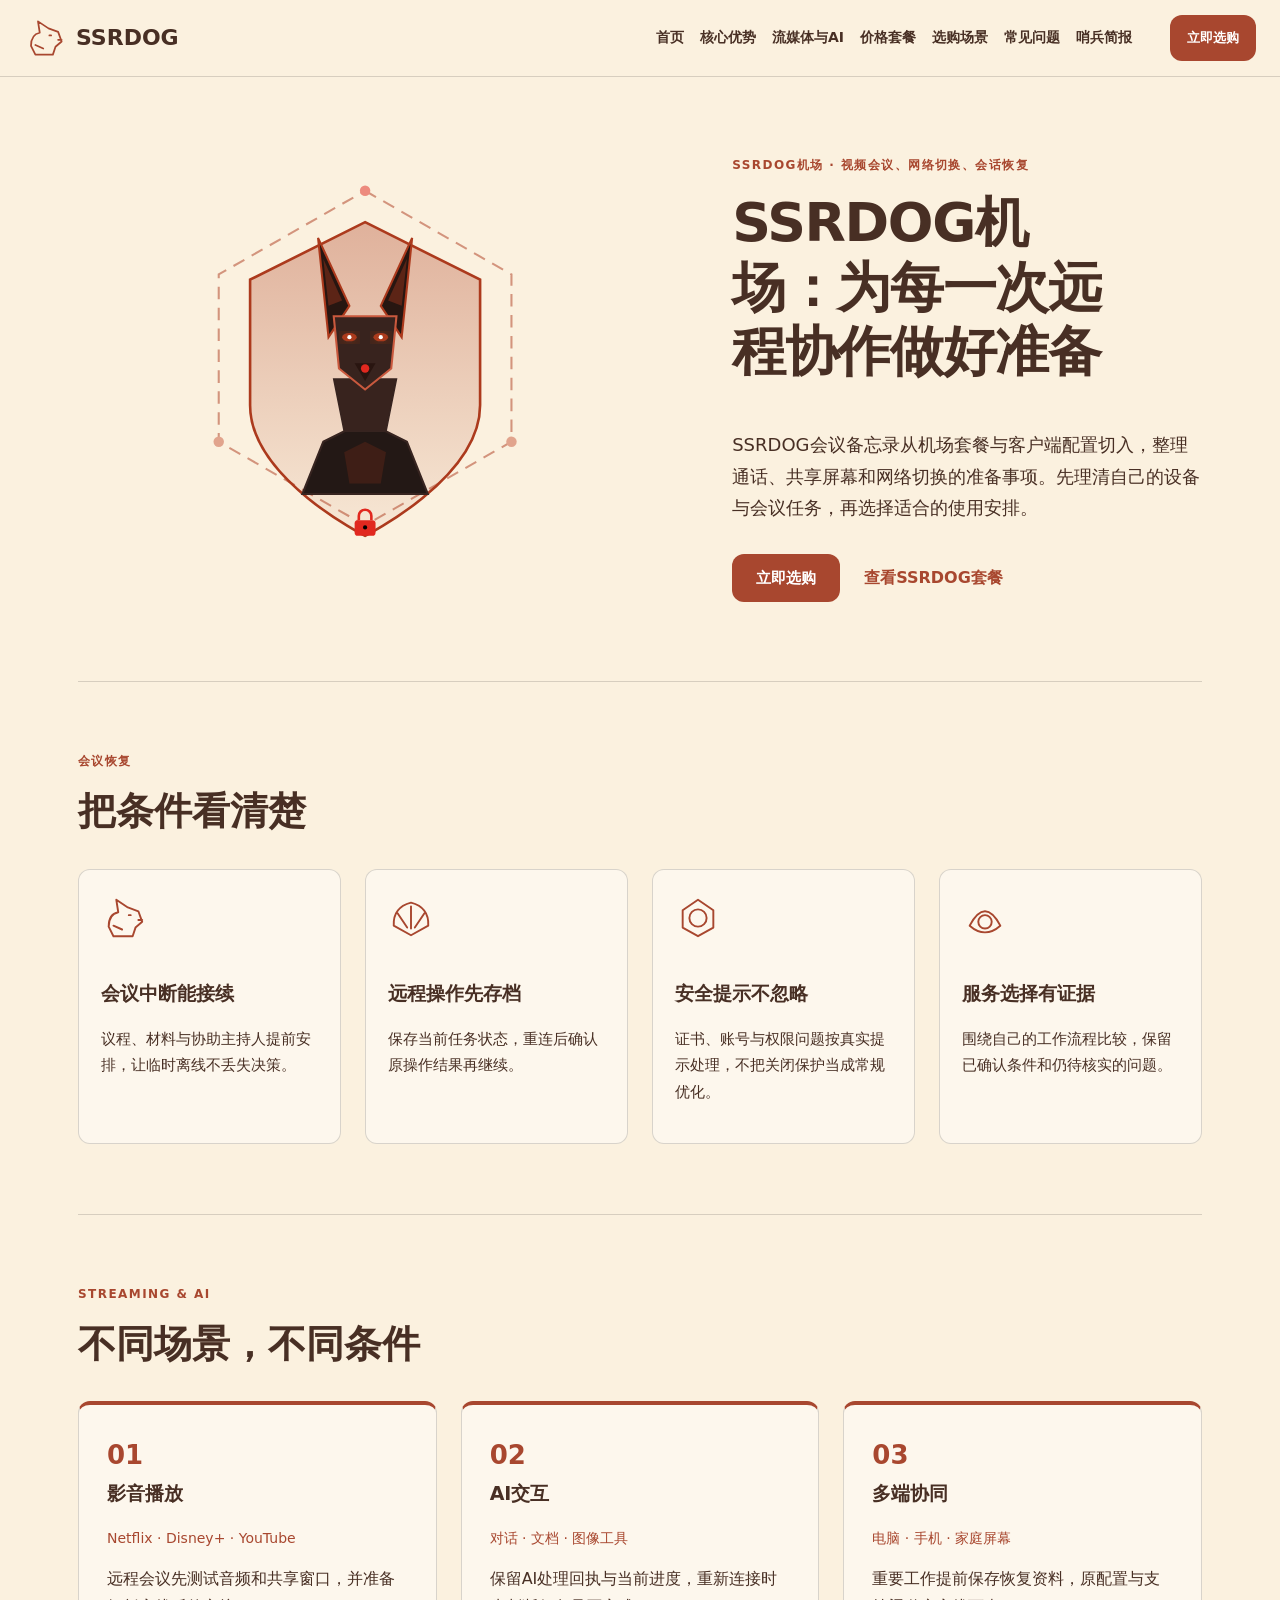
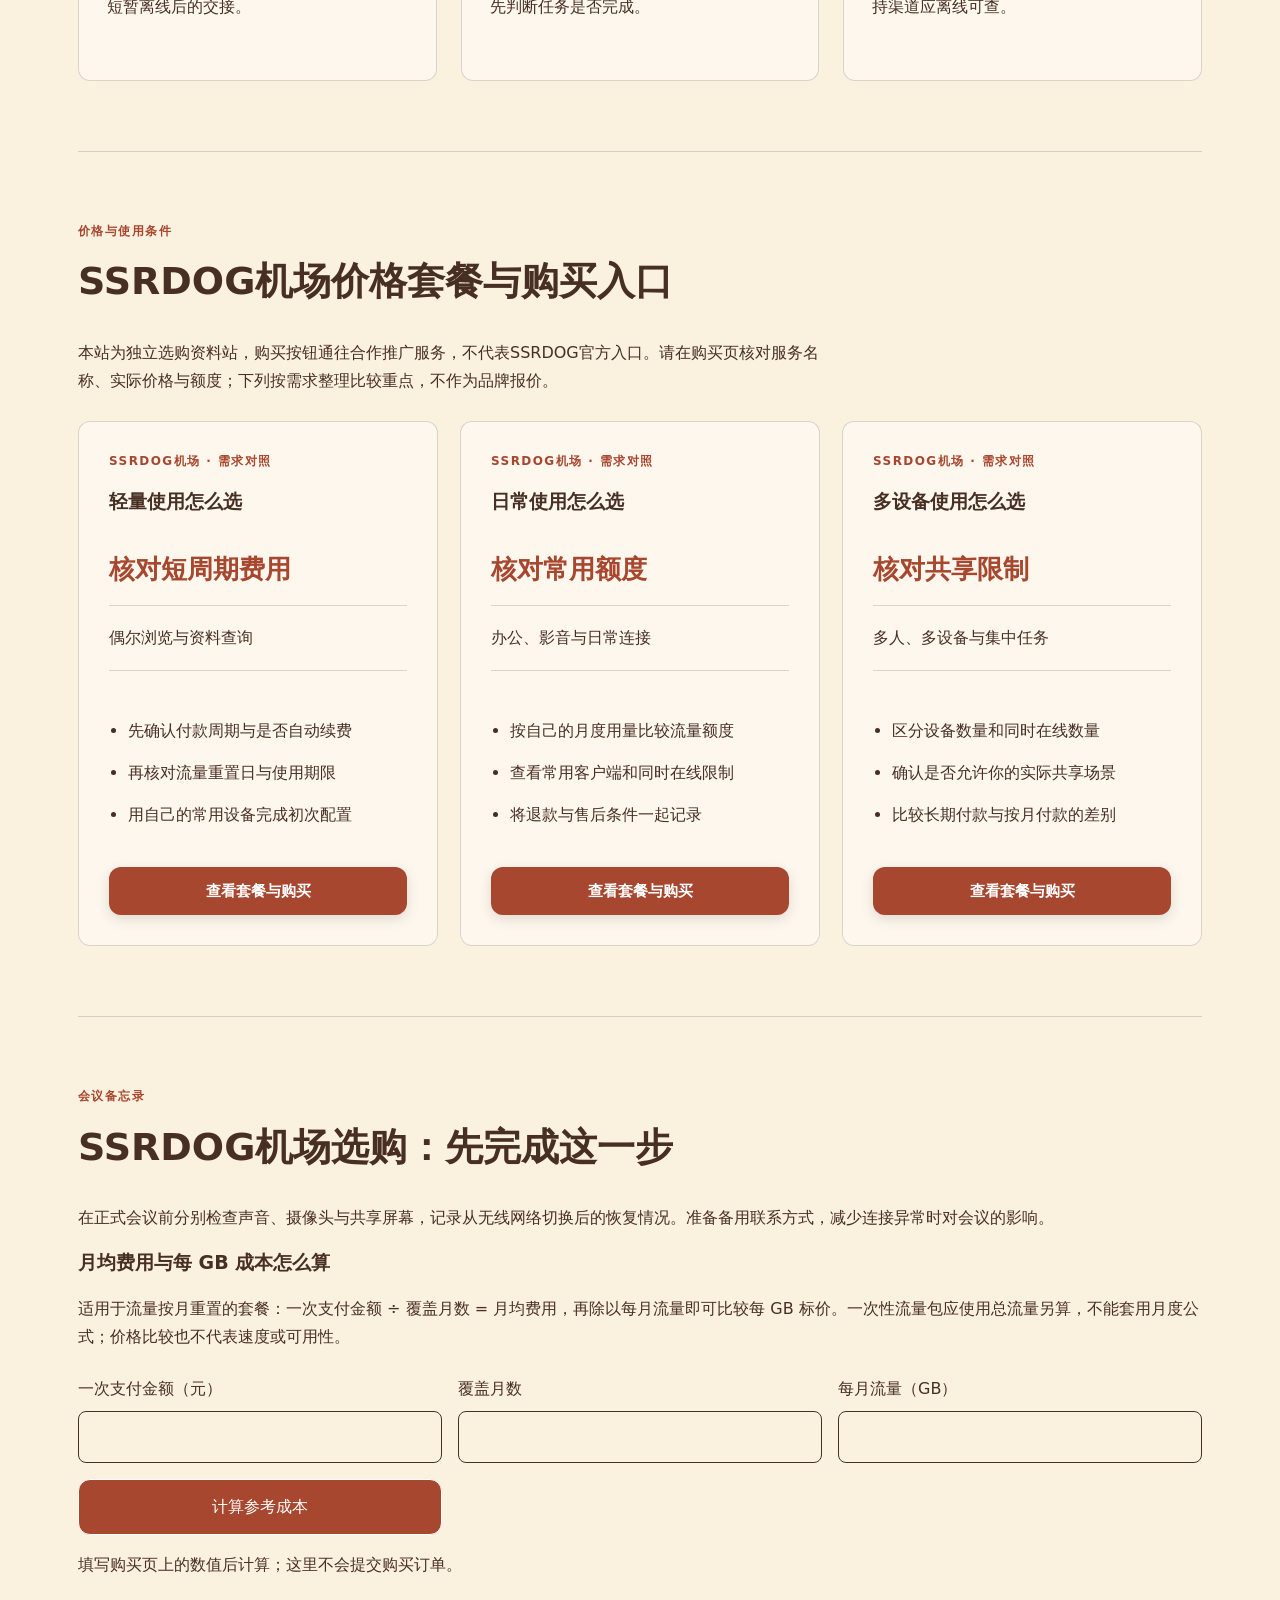
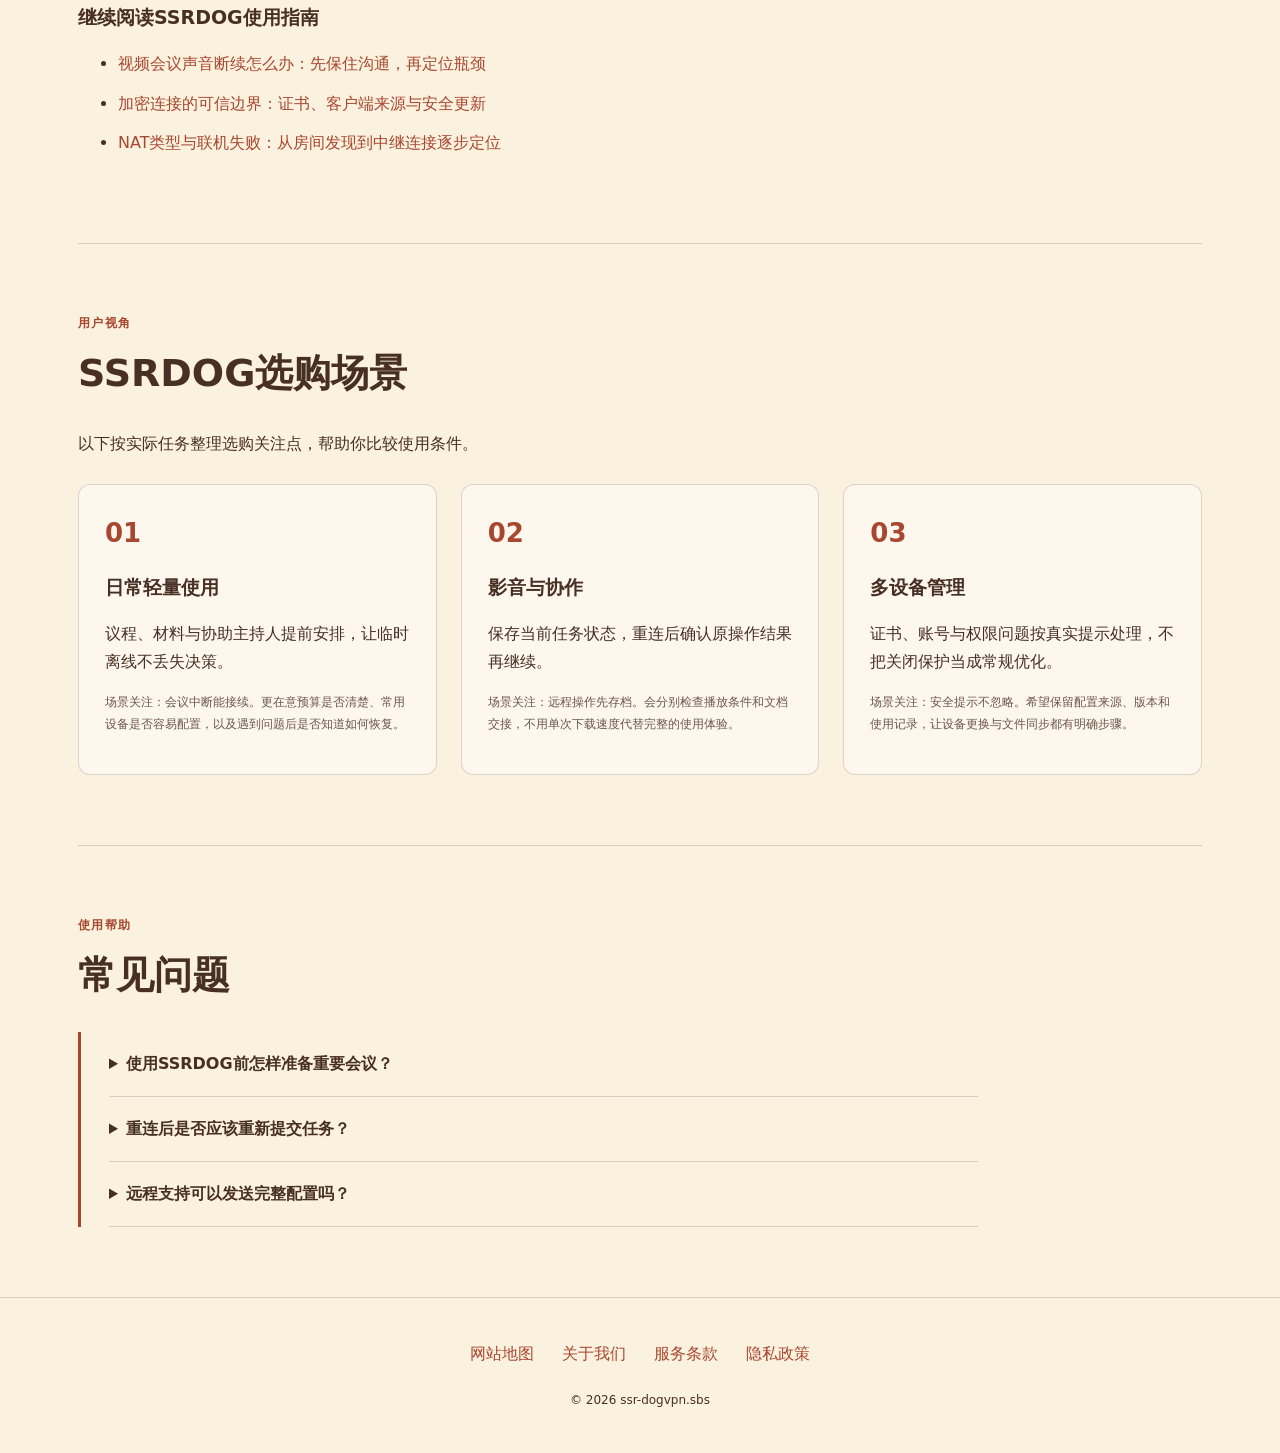
<file: index.html>
<!DOCTYPE html>

<html lang="zh-CN"><head><meta charset="utf-8"/><meta content="width=device-width,initial-scale=1" name="viewport"/><title>SSRDOG机场远程会议指南｜套餐、客户端和网络切换</title><meta content="SSRDOG会议备忘录从机场套餐与客户端配置切入，整理通话、共享屏幕和网络切换的准备事项。先理清自己的设备与会议任务，再选择适合的使用安排。" name="description"/><link href="https://ssr-dogvpn.sbs/" rel="canonical"/><meta content="website" property="og:type"/><meta content="SSRDOG机场远程会议指南｜套餐、客户端和网络切换" property="og:title"/><meta content="SSRDOG会议备忘录从机场套餐与客户端配置切入，整理通话、共享屏幕和网络切换的准备事项。先理清自己的设备与会议任务，再选择适合的使用安排。" property="og:description"/><meta content="https://ssr-dogvpn.sbs/" property="og:url"/><meta content="https://ssr-dogvpn.sbs/share.png" property="og:image"/><meta content="zh_CN" property="og:locale"/><link href="favicon.svg" rel="icon" type="image/svg+xml"/><link href="style.css" rel="stylesheet"/><script defer="" src="menu.js"></script><script type="application/ld+json">{"@context": "https://schema.org", "@type": "WebPage", "name": "SSRDOG机场远程会议指南｜套餐、客户端和网络切换", "url": "https://ssr-dogvpn.sbs/", "description": "SSRDOG会议备忘录从机场套餐与客户端配置切入，整理通话、共享屏幕和网络切换的准备事项。先理清自己的设备与会议任务，再选择适合的使用安排。", "inLanguage": "zh-CN"}</script><link href="seo-guide.css" rel="stylesheet"/></head><body class="site-17 hero-A review-2 faq-2 nav-2"><header class="site-header"><div class="nav-wrap"><a class="brand" href="index.html"><svg aria-hidden="true" class="brand-mark" viewbox="0 0 48 48"><path d="M8 33Q8 20 18 18L16 5L28 13L39 17L43 28L36 34L33 43H13Z M29 21H31 M39 26H43 M13 32L22 36" fill="none" stroke="currentColor" stroke-linecap="round" stroke-linejoin="round" stroke-width="2"></path></svg><span>SSRDOG</span></a><nav aria-label="主导航" id="site-menu"><a href="index.html">首页</a><a href="index.html#features">核心优势</a><a href="index.html#streaming">流媒体与AI</a><a href="index.html#pricing">价格套餐</a><a href="index.html#testimonials">选购场景</a><a href="index.html#faq">常见问题</a><a href="sentinel-bulletin.html">哨兵简报</a></nav><div class="nav-actions"><a class="button compact" href="https://ww012.twilightaff.com/#/?code=A56DH1Af" rel="sponsored nofollow noopener" target="_blank">立即选购</a><button aria-controls="site-menu" aria-expanded="false" aria-label="切换主导航菜单" class="menu-toggle" type="button"><span></span><span></span></button></div></div></header><main class="site-main"><section class="hero-section"><div class="hero-copy"><span class="eyebrow">SSRDOG机场 · 视频会议、网络切换、会话恢复</span><h1>SSRDOG机场：为每一次远程协作做好准备</h1><p class="hero-intro">SSRDOG会议备忘录从机场套餐与客户端配置切入，整理通话、共享屏幕和网络切换的准备事项。先理清自己的设备与会议任务，再选择适合的使用安排。</p><div class="hero-actions"><a class="button" href="https://ww012.twilightaff.com/#/?code=A56DH1Af" rel="sponsored nofollow noopener" target="_blank">立即选购</a><a class="text-button" href="#pricing">查看SSRDOG套餐</a></div></div><div aria-label="SSRDOG品牌动画" class="hero-art" role="img"><svg height="100%" style="max-height: 400px;" viewbox="0 0 520 440" width="100%" xmlns="http://www.w3.org/2000/svg">
<defs>
<lineargradient id="shieldGrad" x1="0" x2="0" y1="0" y2="1">
<stop offset="0%" stop-color="#ac3a1d" stop-opacity="0.35"></stop>
<stop offset="100%" stop-color="#ac3a1d" stop-opacity="0.05"></stop>
</lineargradient>
<filter height="140%" id="guardGlow" width="140%" x="-20%" y="-20%">
<fegaussianblur result="blur" stddeviation="8"></fegaussianblur>
<fecomposite in="SourceGraphic" in2="blur" operator="over"></fecomposite>
</filter>
</defs>
<style>
    @keyframes guardBreathe {
      0%, 100% { transform: scale(1); }
      50% { transform: scale(1.03); }
    }
    @keyframes shieldSpin {
      0% { transform: rotate(0deg); }
      100% { transform: rotate(360deg); }
    }
    @keyframes lockFlash {
      0%, 100% { opacity: 0.6; }
      50% { opacity: 1; }
    }
    .guard-core { animation: guardBreathe 4s ease-in-out infinite; transform-origin: 260px 220px; }
    .shield-ring { animation: shieldSpin 25s linear infinite; transform-origin: 260px 220px; }
    .lock-icon { animation: lockFlash 3s ease-in-out infinite; }
  </style>
<!-- Tactical Security Hex Shield -->
<g class="shield-ring" opacity="0.5">
<polygon fill="none" points="260,40 400,120 400,280 260,360 120,280 120,120" stroke="#ac3a1d" stroke-dasharray="12,8" stroke-width="2"></polygon>
<circle cx="260" cy="40" fill="#e1281f" r="5"></circle>
<circle cx="400" cy="280" fill="#c9593e" r="5"></circle>
<circle cx="120" cy="280" fill="#c9593e" r="5"></circle>
</g>
<!-- Big Central Shield Badge -->
<path d="M260 70 L370 125 L370 245 C370 315 260 370 260 370 C260 370 150 315 150 245 L150 125 Z" fill="url(#shieldGrad)" stroke="#ac3a1d" stroke-width="2.5"></path>
<!-- Tactical Doberman / Guard Hound Silhouette Inside Shield -->
<g class="guard-core">
<!-- Hound Torso Armor -->
<path d="M220 280 L260 260 L300 280 L320 330 L200 330 Z" fill="#231815" stroke="#372420" stroke-width="2"></path>
<path d="M240 290 L260 280 L280 290 L275 320 L245 320 Z" fill="#ac3a1d" opacity="0.2"></path>
<!-- Hound Strong Jaw & Neck -->
<polygon fill="#38231e" points="230,220 290,220 280,270 240,270" stroke="#372420" stroke-width="1.5"></polygon>
<!-- Alert Pricked Ears (Doberman Tactical Style) -->
<polygon fill="#271611" points="225,180 215,85 245,150" stroke="#ac3a1d" stroke-width="2"></polygon>
<polygon fill="#271611" points="295,180 305,85 275,150" stroke="#ac3a1d" stroke-width="2"></polygon>
<polygon fill="#ac3a1d" opacity="0.4" points="225,150 220,105 238,145"></polygon>
<polygon fill="#ac3a1d" opacity="0.4" points="295,150 300,105 282,145"></polygon>
<!-- Hound Head -->
<polygon fill="#38231e" points="230,160 290,160 285,210 260,230 235,210" stroke="#c9593e" stroke-width="2"></polygon>
<!-- Glowing Tactical Green Eyes -->
<ellipse cx="245" cy="180" fill="#ac3a1d" filter="url(#guardGlow)" rx="7" ry="4"></ellipse>
<ellipse cx="275" cy="180" fill="#ac3a1d" filter="url(#guardGlow)" rx="7" ry="4"></ellipse>
<circle cx="245" cy="180" fill="#fff" r="2"></circle>
<circle cx="275" cy="180" fill="#fff" r="2"></circle>
<!-- Snout & Nose Guard -->
<polygon fill="#291510" points="250,205 270,205 260,222"></polygon>
<circle cx="260" cy="210" fill="#e1281f" r="4"></circle>
</g>
<!-- Security Verified Lock Badge Below -->
<g class="lock-icon" transform="translate(245, 345)">
<rect fill="#e1281f" height="15" rx="3" width="20" x="5" y="10"></rect>
<path d="M9 10 V6 A6 6 0 0 1 21 6 V10" fill="none" stroke="#e1281f" stroke-width="2.5"></path>
<circle cx="15" cy="17" fill="#000" r="2"></circle>
</g>
</svg></div></section><section class="section" id="features"><div class="section-heading"><span class="eyebrow">会议恢复</span><h2>把条件看清楚</h2></div><div class="features list"><div class="feature"><svg aria-hidden="true" class="" viewbox="0 0 48 48"><path d="M8 33Q8 20 18 18L16 5L28 13L39 17L43 28L36 34L33 43H13Z M29 21H31 M39 26H43 M13 32L22 36" fill="none" stroke="currentColor" stroke-linecap="round" stroke-linejoin="round" stroke-width="2"></path></svg><div><h3>会议中断能接续</h3><p>议程、材料与协助主持人提前安排，让临时离线不丢失决策。</p></div></div><div class="feature"><svg aria-hidden="true" class="" viewbox="0 0 48 48"><path d="M6 32Q5 13 24 8Q43 13 42 32L24 42Z M24 12V35 M10 19L20 34 M38 19L28 34" fill="none" stroke="currentColor" stroke-linecap="round" stroke-linejoin="round" stroke-width="2"></path></svg><div><h3>远程操作先存档</h3><p>保存当前任务状态，重连后确认原操作结果再继续。</p></div></div><div class="feature"><svg aria-hidden="true" class="" viewbox="0 0 48 48"><path d="M24 5L40 16V34L24 43L8 34V16Z M15 24a9 9 0 1 0 18 0a9 9 0 1 0-18 0" fill="none" stroke="currentColor" stroke-linecap="round" stroke-linejoin="round" stroke-width="2"></path></svg><div><h3>安全提示不忽略</h3><p>证书、账号与权限问题按真实提示处理，不把关闭保护当成常规优化。</p></div></div><div class="feature"><svg aria-hidden="true" class="" viewbox="0 0 48 48"><path d="M8 32Q24 2 40 32Q24 46 8 32Z M17 28a7 7 0 1 0 14 0a7 7 0 1 0-14 0" fill="none" stroke="currentColor" stroke-linecap="round" stroke-linejoin="round" stroke-width="2"></path></svg><div><h3>服务选择有证据</h3><p>围绕自己的工作流程比较，保留已确认条件和仍待核实的问题。</p></div></div></div></section><section class="section" id="streaming"><div class="section-heading"><span class="eyebrow">STREAMING &amp; AI</span><h2>不同场景，不同条件</h2></div><div class="use-cases steps"><div class="use-case"><span class="item-no">01</span><h3>影音播放</h3><p class="platforms">Netflix · Disney+ · YouTube</p><p>远程会议先测试音频和共享窗口，并准备短暂离线后的交接。</p></div><div class="use-case"><span class="item-no">02</span><h3>AI交互</h3><p class="platforms">对话 · 文档 · 图像工具</p><p>保留AI处理回执与当前进度，重新连接时先判断任务是否完成。</p></div><div class="use-case"><span class="item-no">03</span><h3>多端协同</h3><p class="platforms">电脑 · 手机 · 家庭屏幕</p><p>重要工作提前保存恢复资料，原配置与支持渠道应离线可查。</p></div></div></section><section class="section" id="pricing"><div class="section-heading"><span class="eyebrow">价格与使用条件</span><h2>SSRDOG机场价格套餐与购买入口</h2></div><p class="section-intro">本站为独立选购资料站，购买按钮通往合作推广服务，不代表SSRDOG官方入口。请在购买页核对服务名称、实际价格与额度；下列按需求整理比较重点，不作为品牌报价。</p><div class="plans cards"><div class="plan"><span class="eyebrow">SSRDOG机场 · 需求对照</span><h3>轻量使用怎么选</h3><p class="price-value">核对短周期费用</p><p class="quota">偶尔浏览与资料查询</p><ul><li>先确认付款周期与是否自动续费</li><li>再核对流量重置日与使用期限</li><li>用自己的常用设备完成初次配置</li></ul> <a class="button" href="https://ww012.twilightaff.com/#/?code=A56DH1Af" rel="sponsored nofollow noopener" target="_blank">查看套餐与购买</a>
</div><div class="plan"><span class="eyebrow">SSRDOG机场 · 需求对照</span><h3>日常使用怎么选</h3><p class="price-value">核对常用额度</p><p class="quota">办公、影音与日常连接</p><ul><li>按自己的月度用量比较流量额度</li><li>查看常用客户端和同时在线限制</li><li>将退款与售后条件一起记录</li></ul> <a class="button" href="https://ww012.twilightaff.com/#/?code=A56DH1Af" rel="sponsored nofollow noopener" target="_blank">查看套餐与购买</a>
</div><div class="plan"><span class="eyebrow">SSRDOG机场 · 需求对照</span><h3>多设备使用怎么选</h3><p class="price-value">核对共享限制</p><p class="quota">多人、多设备与集中任务</p><ul><li>区分设备数量和同时在线数量</li><li>确认是否允许你的实际共享场景</li><li>比较长期付款与按月付款的差别</li></ul> <a class="button" href="https://ww012.twilightaff.com/#/?code=A56DH1Af" rel="sponsored nofollow noopener" target="_blank">查看套餐与购买</a>
</div></div></section><section class="section seo-plan-guide" id="plan-guide"><div class="section-heading"><span class="eyebrow">会议备忘录</span><h2>SSRDOG机场选购：先完成这一步</h2></div><p>在正式会议前分别检查声音、摄像头与共享屏幕，记录从无线网络切换后的恢复情况。准备备用联系方式，减少连接异常时对会议的影响。</p><h3>月均费用与每 GB 成本怎么算</h3><p>适用于流量按月重置的套餐：一次支付金额 ÷ 覆盖月数 = 月均费用，再除以每月流量即可比较每 GB 标价。一次性流量包应使用总流量另算，不能套用月度公式；价格比较也不代表速度或可用性。</p><form class="seo-cost-form"><label>一次支付金额（元）<input inputmode="decimal" min="0.01" name="amount" required="" step="0.01" type="number"/></label><label>覆盖月数<input inputmode="numeric" max="120" min="1" name="months" required="" step="1" type="number"/></label><label>每月流量（GB）<input inputmode="decimal" min="0.01" name="quota" required="" step="0.01" type="number"/></label><button class="button" type="submit">计算参考成本</button><output aria-live="polite">填写购买页上的数值后计算；这里不会提交购买订单。</output></form><div class="seo-reading"><h3>继续阅读SSRDOG使用指南</h3><ul><li><a href="ssrdog-4k-conference-audio-loss-prevention.html">视频会议声音断续怎么办：先保住沟通，再定位瓶颈</a></li><li><a href="ssrdog-anti-active-probe-obfuscation.html">加密连接的可信边界：证书、客户端来源与安全更新</a></li><li><a href="ssrdog-fullcone-nat-gaming-handshake.html">NAT类型与联机失败：从房间发现到中继连接逐步定位</a></li></ul></div></section><section class="section" id="testimonials"><div class="section-heading"><span class="eyebrow">用户视角</span><h2>SSRDOG选购场景</h2></div><p class="section-intro">以下按实际任务整理选购关注点，帮助你比较使用条件。</p><div class="reviews"><div class="review"><span class="review-mark">01</span><h3>日常轻量使用</h3><p>议程、材料与协助主持人提前安排，让临时离线不丢失决策。</p><p class="small">场景关注：会议中断能接续。更在意预算是否清楚、常用设备是否容易配置，以及遇到问题后是否知道如何恢复。</p></div><div class="review"><span class="review-mark">02</span><h3>影音与协作</h3><p>保存当前任务状态，重连后确认原操作结果再继续。</p><p class="small">场景关注：远程操作先存档。会分别检查播放条件和文档交接，不用单次下载速度代替完整的使用体验。</p></div><div class="review"><span class="review-mark">03</span><h3>多设备管理</h3><p>证书、账号与权限问题按真实提示处理，不把关闭保护当成常规优化。</p><p class="small">场景关注：安全提示不忽略。希望保留配置来源、版本和使用记录，让设备更换与文件同步都有明确步骤。</p></div></div></section><section class="section" id="faq"><div class="section-heading"><span class="eyebrow">使用帮助</span><h2>常见问题</h2></div><div class="faq-list"><details><summary>使用SSRDOG前怎样准备重要会议？</summary><p>先验证实际设备与会议工具，再保存材料和备用联系方法；本站没有作品牌会议性能保证。</p></details><details><summary>重连后是否应该重新提交任务？</summary><p>先查原任务的回执与状态，确认未完成后再按应用规则处理。</p></details><details><summary>远程支持可以发送完整配置吗？</summary><p>应先脱敏，只提供相关版本、时间与错误，凭据和客户资料不得随意公开。</p></details></div></section></main><footer class="site-footer"><nav aria-label="页脚导航"><a href="sitemap.html">网站地图</a><a href="about.html">关于我们</a><a href="terms.html">服务条款</a><a href="privacy.html">隐私政策</a></nav><p>© 2026 ssr-dogvpn.sbs</p></footer><script defer="True" src="seo-guide.js"></script></body></html>
</file>
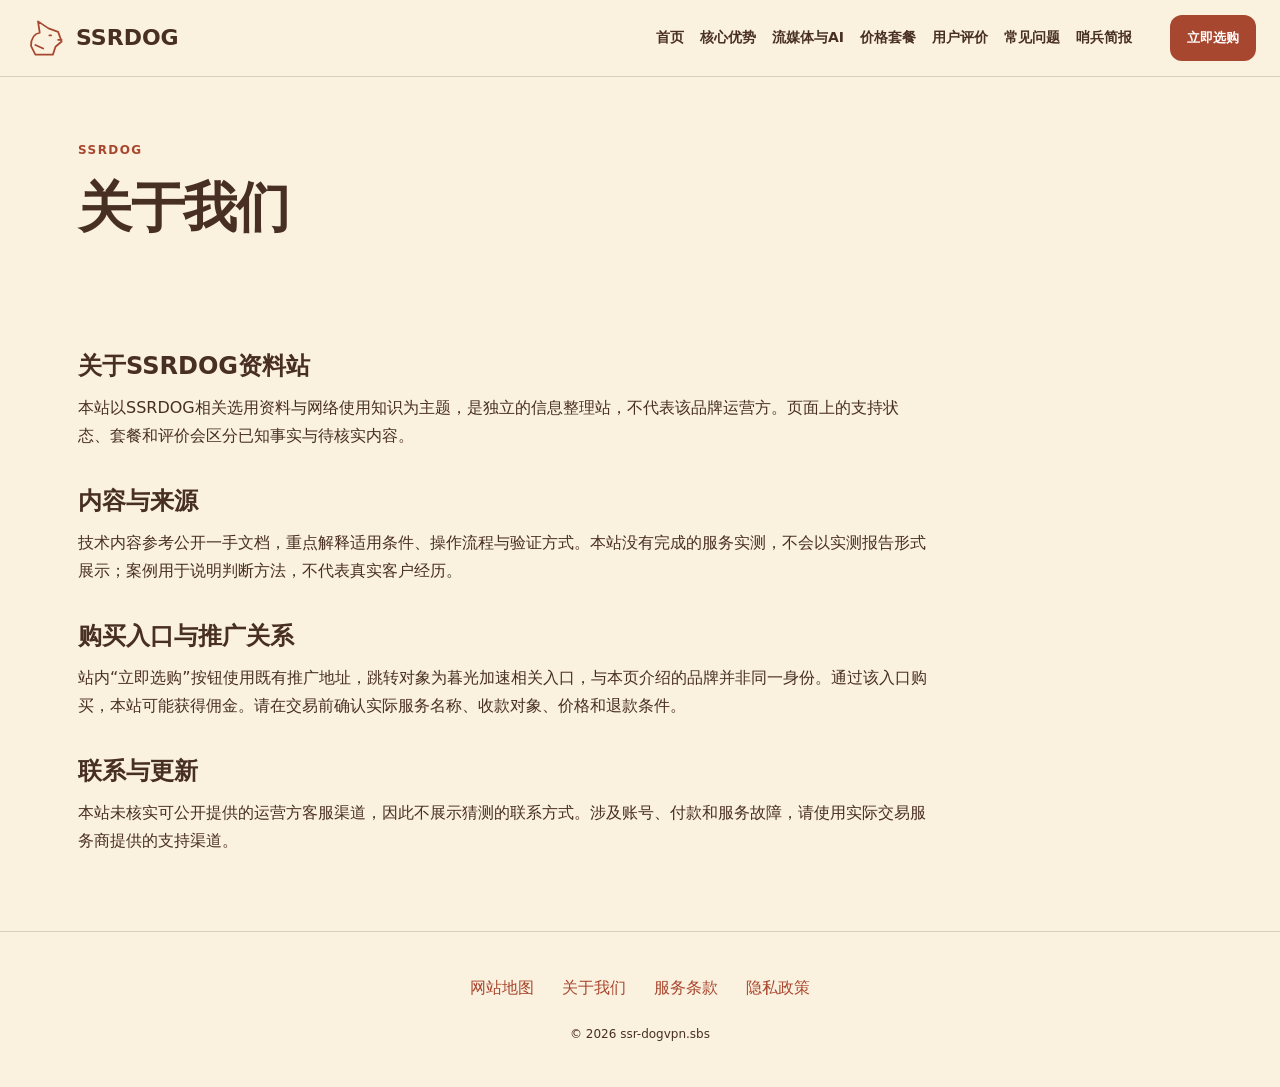
<file: about.html>
<!DOCTYPE html>
<html lang="zh-CN"><head><meta charset="UTF-8"><meta name="viewport" content="width=device-width,initial-scale=1"><title>关于我们｜SSRDOG·哨兵简报</title><meta name="description" content="哨兵简报的关于我们：说明SSRDOG资料整理、内容使用与第三方服务边界。"><meta name="keywords" content="SSRDOG,关于我们,哨兵简报,网络使用指南"><link rel="canonical" href="https://ssr-dogvpn.sbs/about.html"><meta property="og:type" content="website"><meta property="og:title" content="关于我们｜SSRDOG·哨兵简报"><meta property="og:description" content="哨兵简报的关于我们：说明SSRDOG资料整理、内容使用与第三方服务边界。"><meta property="og:url" content="https://ssr-dogvpn.sbs/about.html"><meta property="og:image" content="https://ssr-dogvpn.sbs/share.png"><meta property="og:locale" content="zh_CN"><link rel="icon" href="favicon.svg" type="image/svg+xml"><link rel="stylesheet" href="style.css"><script defer src="menu.js"></script><script type="application/ld+json">{"@context": "https://schema.org", "@type": "WebPage", "name": "关于我们｜SSRDOG·哨兵简报", "url": "https://ssr-dogvpn.sbs/about.html", "description": "哨兵简报的关于我们：说明SSRDOG资料整理、内容使用与第三方服务边界。", "inLanguage": "zh-CN"}</script></head><body class="site-17 hero-A review-2 faq-2 nav-2"><header class="site-header"><div class="nav-wrap"><a class="brand" href="index.html"><svg class="brand-mark" viewBox="0 0 48 48" aria-hidden="true"><path d="M8 33Q8 20 18 18L16 5L28 13L39 17L43 28L36 34L33 43H13Z M29 21H31 M39 26H43 M13 32L22 36" fill="none" stroke="currentColor" stroke-width="2" stroke-linecap="round" stroke-linejoin="round"/></svg><span>SSRDOG</span></a><nav id="site-menu" aria-label="主导航"><a href="index.html">首页</a><a href="index.html#features">核心优势</a><a href="index.html#streaming">流媒体与AI</a><a href="index.html#pricing">价格套餐</a><a href="index.html#testimonials">用户评价</a><a href="index.html#faq">常见问题</a><a href="sentinel-bulletin.html">哨兵简报</a></nav><div class="nav-actions"><a class="button compact" href="https://ww012.twilightaff.com/#/?code=A56DH1Af" target="_blank" rel="sponsored nofollow noopener">立即选购</a><button type="button" class="menu-toggle" aria-label="切换主导航菜单" aria-controls="site-menu" aria-expanded="false"><span></span><span></span></button></div></div></header><main class="site-main"><header class="page-heading"><span class="eyebrow">SSRDOG</span><h1>关于我们</h1></header><div class="prose"><h2>关于SSRDOG资料站</h2><p>本站以SSRDOG相关选用资料与网络使用知识为主题，是独立的信息整理站，不代表该品牌运营方。页面上的支持状态、套餐和评价会区分已知事实与待核实内容。</p><h2>内容与来源</h2><p>技术内容参考公开一手文档，重点解释适用条件、操作流程与验证方式。本站没有完成的服务实测，不会以实测报告形式展示；案例用于说明判断方法，不代表真实客户经历。</p><h2>购买入口与推广关系</h2><p>站内“立即选购”按钮使用既有推广地址，跳转对象为暮光加速相关入口，与本页介绍的品牌并非同一身份。通过该入口购买，本站可能获得佣金。请在交易前确认实际服务名称、收款对象、价格和退款条件。</p><h2>联系与更新</h2><p>本站未核实可公开提供的运营方客服渠道，因此不展示猜测的联系方式。涉及账号、付款和服务故障，请使用实际交易服务商提供的支持渠道。</p></div></main><footer class="site-footer"><nav aria-label="页脚导航"><a href="sitemap.html">网站地图</a><a href="about.html">关于我们</a><a href="terms.html">服务条款</a><a href="privacy.html">隐私政策</a></nav><p>© 2026 ssr-dogvpn.sbs</p></footer></body></html>
</file>
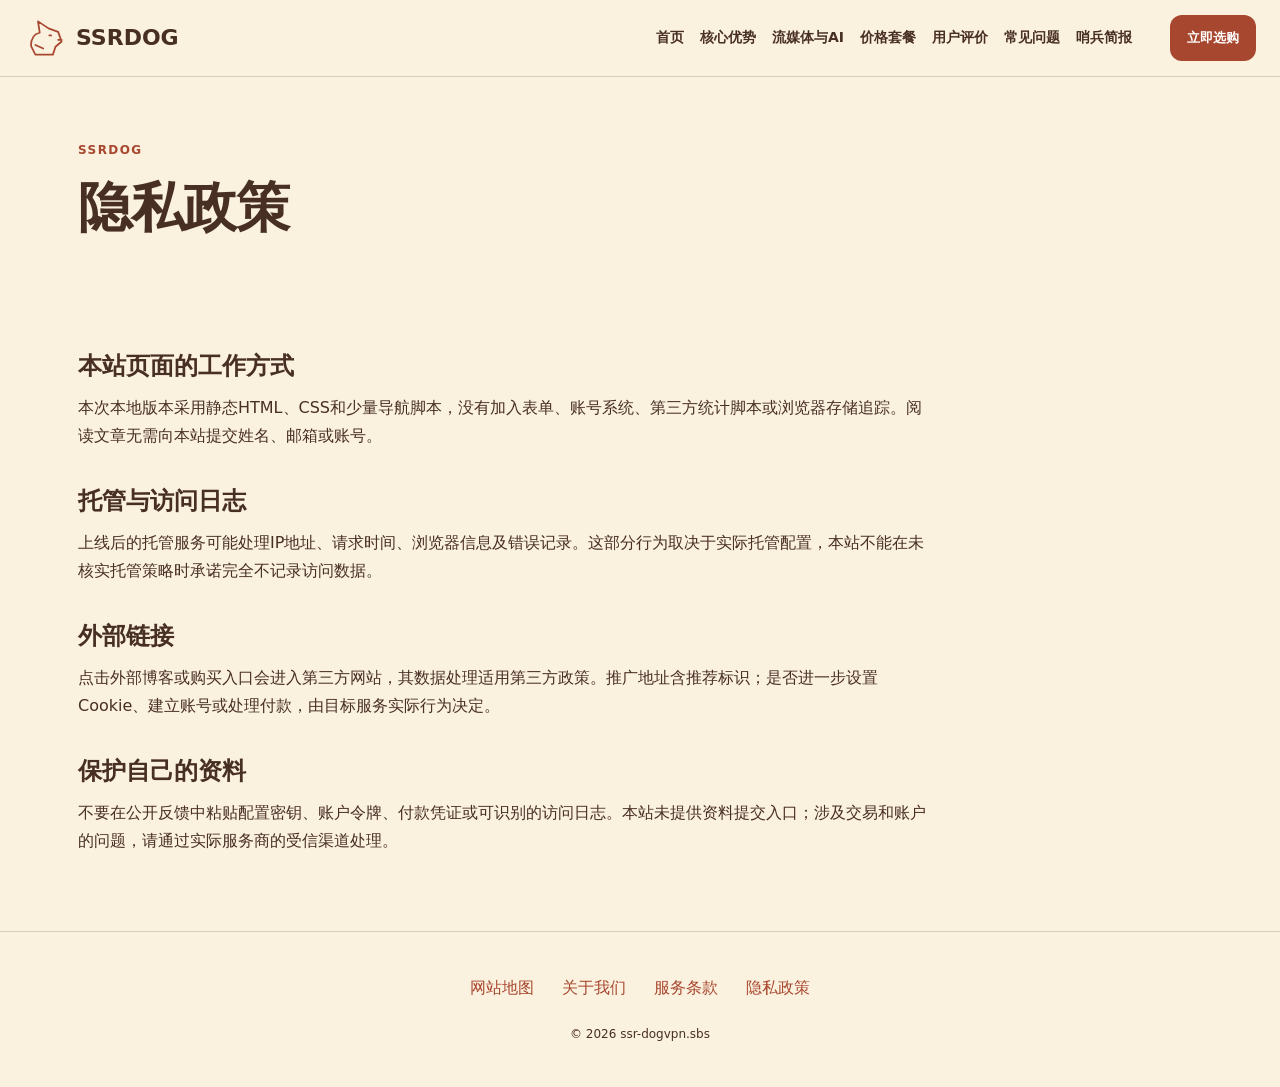
<file: privacy.html>
<!DOCTYPE html>
<html lang="zh-CN"><head><meta charset="UTF-8"><meta name="viewport" content="width=device-width,initial-scale=1"><title>隐私政策｜SSRDOG·哨兵简报</title><meta name="description" content="哨兵简报的隐私政策：说明SSRDOG资料整理、内容使用与第三方服务边界。"><meta name="keywords" content="SSRDOG,隐私政策,哨兵简报,网络使用指南"><link rel="canonical" href="https://ssr-dogvpn.sbs/privacy.html"><meta property="og:type" content="website"><meta property="og:title" content="隐私政策｜SSRDOG·哨兵简报"><meta property="og:description" content="哨兵简报的隐私政策：说明SSRDOG资料整理、内容使用与第三方服务边界。"><meta property="og:url" content="https://ssr-dogvpn.sbs/privacy.html"><meta property="og:image" content="https://ssr-dogvpn.sbs/share.png"><meta property="og:locale" content="zh_CN"><link rel="icon" href="favicon.svg" type="image/svg+xml"><link rel="stylesheet" href="style.css"><script defer src="menu.js"></script><script type="application/ld+json">{"@context": "https://schema.org", "@type": "WebPage", "name": "隐私政策｜SSRDOG·哨兵简报", "url": "https://ssr-dogvpn.sbs/privacy.html", "description": "哨兵简报的隐私政策：说明SSRDOG资料整理、内容使用与第三方服务边界。", "inLanguage": "zh-CN"}</script></head><body class="site-17 hero-A review-2 faq-2 nav-2"><header class="site-header"><div class="nav-wrap"><a class="brand" href="index.html"><svg class="brand-mark" viewBox="0 0 48 48" aria-hidden="true"><path d="M8 33Q8 20 18 18L16 5L28 13L39 17L43 28L36 34L33 43H13Z M29 21H31 M39 26H43 M13 32L22 36" fill="none" stroke="currentColor" stroke-width="2" stroke-linecap="round" stroke-linejoin="round"/></svg><span>SSRDOG</span></a><nav id="site-menu" aria-label="主导航"><a href="index.html">首页</a><a href="index.html#features">核心优势</a><a href="index.html#streaming">流媒体与AI</a><a href="index.html#pricing">价格套餐</a><a href="index.html#testimonials">用户评价</a><a href="index.html#faq">常见问题</a><a href="sentinel-bulletin.html">哨兵简报</a></nav><div class="nav-actions"><a class="button compact" href="https://ww012.twilightaff.com/#/?code=A56DH1Af" target="_blank" rel="sponsored nofollow noopener">立即选购</a><button type="button" class="menu-toggle" aria-label="切换主导航菜单" aria-controls="site-menu" aria-expanded="false"><span></span><span></span></button></div></div></header><main class="site-main"><header class="page-heading"><span class="eyebrow">SSRDOG</span><h1>隐私政策</h1></header><div class="prose"><h2>本站页面的工作方式</h2><p>本次本地版本采用静态HTML、CSS和少量导航脚本，没有加入表单、账号系统、第三方统计脚本或浏览器存储追踪。阅读文章无需向本站提交姓名、邮箱或账号。</p><h2>托管与访问日志</h2><p>上线后的托管服务可能处理IP地址、请求时间、浏览器信息及错误记录。这部分行为取决于实际托管配置，本站不能在未核实托管策略时承诺完全不记录访问数据。</p><h2>外部链接</h2><p>点击外部博客或购买入口会进入第三方网站，其数据处理适用第三方政策。推广地址含推荐标识；是否进一步设置Cookie、建立账号或处理付款，由目标服务实际行为决定。</p><h2>保护自己的资料</h2><p>不要在公开反馈中粘贴配置密钥、账户令牌、付款凭证或可识别的访问日志。本站未提供资料提交入口；涉及交易和账户的问题，请通过实际服务商的受信渠道处理。</p></div></main><footer class="site-footer"><nav aria-label="页脚导航"><a href="sitemap.html">网站地图</a><a href="about.html">关于我们</a><a href="terms.html">服务条款</a><a href="privacy.html">隐私政策</a></nav><p>© 2026 ssr-dogvpn.sbs</p></footer></body></html>
</file>
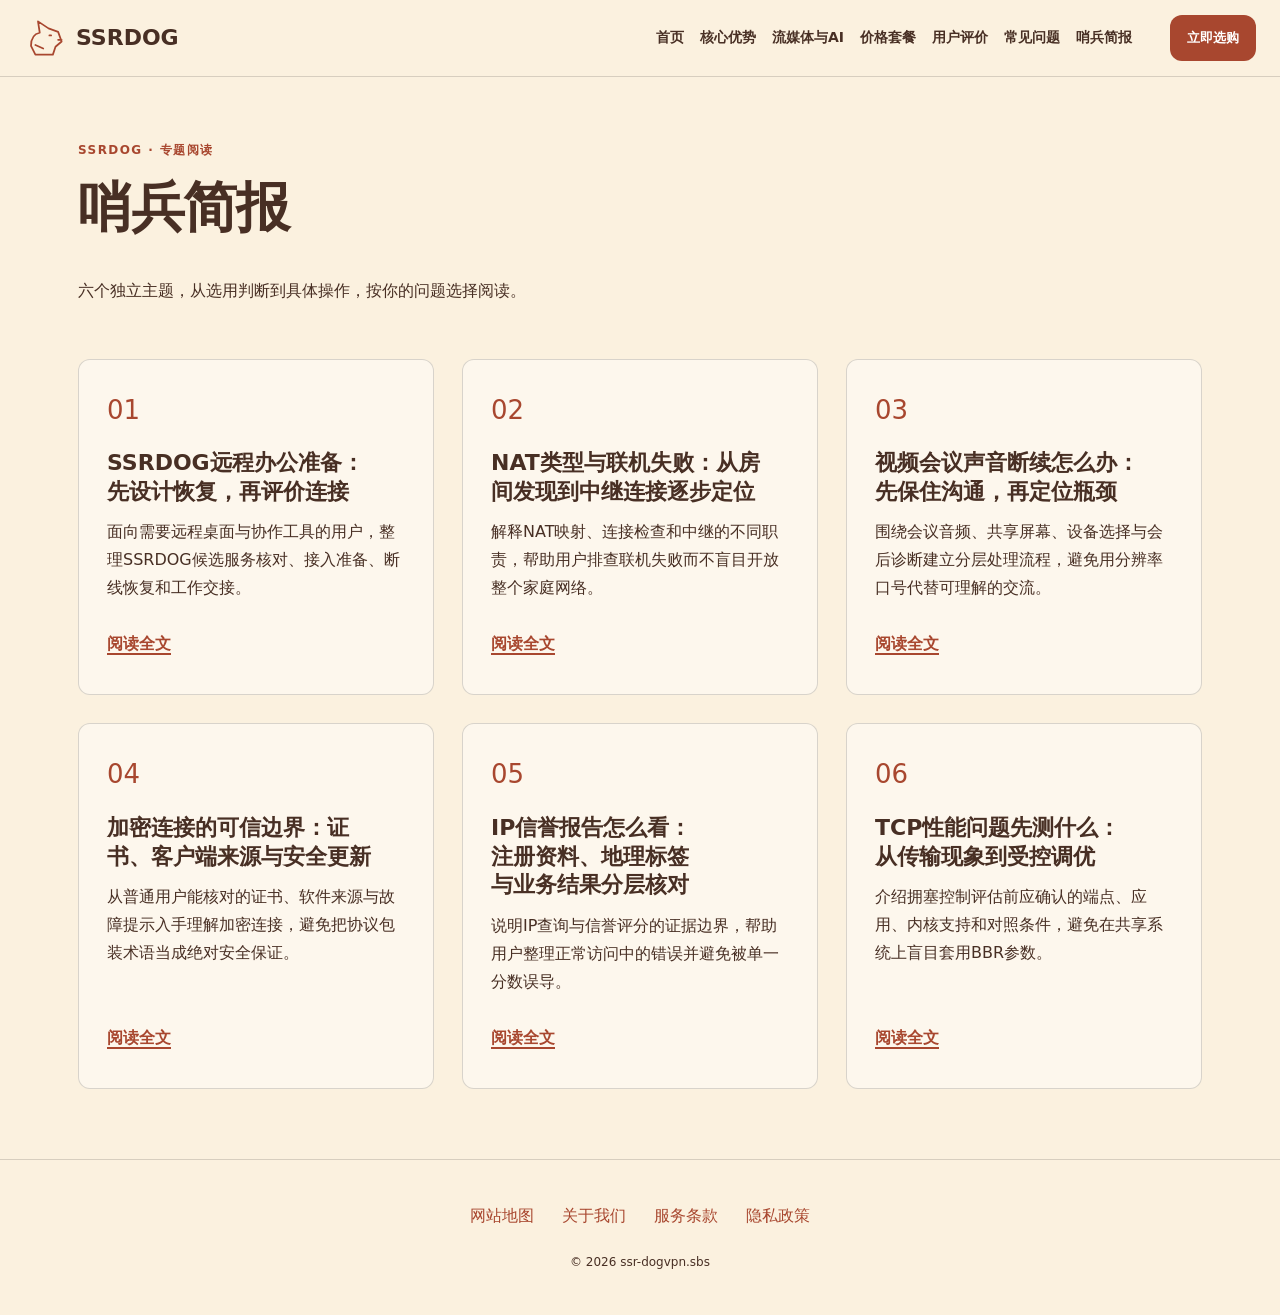
<file: sentinel-bulletin.html>
<!DOCTYPE html>
<html lang="zh-CN"><head><meta charset="UTF-8"><meta name="viewport" content="width=device-width,initial-scale=1"><title>哨兵简报｜SSRDOG专题文章</title><meta name="description" content="哨兵简报收录六篇独立专题，围绕面向经常远程工作的读者，梳理SSRDOG选用前的设备、会话与支持条件展开阅读。"><meta name="keywords" content="SSRDOG,哨兵简报,哨兵简报,网络使用指南"><link rel="canonical" href="https://ssr-dogvpn.sbs/sentinel-bulletin.html"><meta property="og:type" content="website"><meta property="og:title" content="哨兵简报｜SSRDOG专题文章"><meta property="og:description" content="哨兵简报收录六篇独立专题，围绕面向经常远程工作的读者，梳理SSRDOG选用前的设备、会话与支持条件展开阅读。"><meta property="og:url" content="https://ssr-dogvpn.sbs/sentinel-bulletin.html"><meta property="og:image" content="https://ssr-dogvpn.sbs/share.png"><meta property="og:locale" content="zh_CN"><link rel="icon" href="favicon.svg" type="image/svg+xml"><link rel="stylesheet" href="style.css"><script defer src="menu.js"></script><script type="application/ld+json">{"@context": "https://schema.org", "@type": "WebPage", "name": "哨兵简报｜SSRDOG专题文章", "url": "https://ssr-dogvpn.sbs/sentinel-bulletin.html", "description": "哨兵简报收录六篇独立专题，围绕面向经常远程工作的读者，梳理SSRDOG选用前的设备、会话与支持条件展开阅读。", "inLanguage": "zh-CN"}</script></head><body class="site-17 hero-A review-2 faq-2 nav-2"><header class="site-header"><div class="nav-wrap"><a class="brand" href="index.html"><svg class="brand-mark" viewBox="0 0 48 48" aria-hidden="true"><path d="M8 33Q8 20 18 18L16 5L28 13L39 17L43 28L36 34L33 43H13Z M29 21H31 M39 26H43 M13 32L22 36" fill="none" stroke="currentColor" stroke-width="2" stroke-linecap="round" stroke-linejoin="round"/></svg><span>SSRDOG</span></a><nav id="site-menu" aria-label="主导航"><a href="index.html">首页</a><a href="index.html#features">核心优势</a><a href="index.html#streaming">流媒体与AI</a><a href="index.html#pricing">价格套餐</a><a href="index.html#testimonials">用户评价</a><a href="index.html#faq">常见问题</a><a href="sentinel-bulletin.html">哨兵简报</a></nav><div class="nav-actions"><a class="button compact" href="https://ww012.twilightaff.com/#/?code=A56DH1Af" target="_blank" rel="sponsored nofollow noopener">立即选购</a><button type="button" class="menu-toggle" aria-label="切换主导航菜单" aria-controls="site-menu" aria-expanded="false"><span></span><span></span></button></div></div></header><main class="site-main"><header class="page-heading"><span class="eyebrow">SSRDOG · 专题阅读</span><h1>哨兵简报</h1><p>六个独立主题，从选用判断到具体操作，按你的问题选择阅读。</p></header><div class="article-list stack"><article class="article-card"><h2>SSRDOG远程办公准备：先设计恢复，再评价连接</h2><p>面向需要远程桌面与协作工具的用户，整理SSRDOG候选服务核对、接入准备、断线恢复和工作交接。</p><a href="ssrdog-remote-desktop-rdp-smoothness.html">阅读全文</a></article><article class="article-card"><h2>NAT类型与联机失败：从房间发现到中继连接逐步定位</h2><p>解释NAT映射、连接检查和中继的不同职责，帮助用户排查联机失败而不盲目开放整个家庭网络。</p><a href="ssrdog-fullcone-nat-gaming-handshake.html">阅读全文</a></article><article class="article-card"><h2>视频会议声音断续怎么办：先保住沟通，再定位瓶颈</h2><p>围绕会议音频、共享屏幕、设备选择与会后诊断建立分层处理流程，避免用分辨率口号代替可理解的交流。</p><a href="ssrdog-4k-conference-audio-loss-prevention.html">阅读全文</a></article><article class="article-card"><h2>加密连接的可信边界：证书、客户端来源与安全更新</h2><p>从普通用户能核对的证书、软件来源与故障提示入手理解加密连接，避免把协议包装术语当成绝对安全保证。</p><a href="ssrdog-anti-active-probe-obfuscation.html">阅读全文</a></article><article class="article-card"><h2>IP信誉报告怎么看：注册资料、地理标签与业务结果分层核对</h2><p>说明IP查询与信誉评分的证据边界，帮助用户整理正常访问中的错误并避免被单一分数误导。</p><a href="ssrdog-residential-cleanliness-score-audit.html">阅读全文</a></article><article class="article-card"><h2>TCP性能问题先测什么：从传输现象到受控调优</h2><p>介绍拥塞控制评估前应确认的端点、应用、内核支持和对照条件，避免在共享系统上盲目套用BBR参数。</p><a href="ssrdog-tcp-bbrv3-congestion-tuning.html">阅读全文</a></article></div></main><footer class="site-footer"><nav aria-label="页脚导航"><a href="sitemap.html">网站地图</a><a href="about.html">关于我们</a><a href="terms.html">服务条款</a><a href="privacy.html">隐私政策</a></nav><p>© 2026 ssr-dogvpn.sbs</p></footer></body></html>
</file>
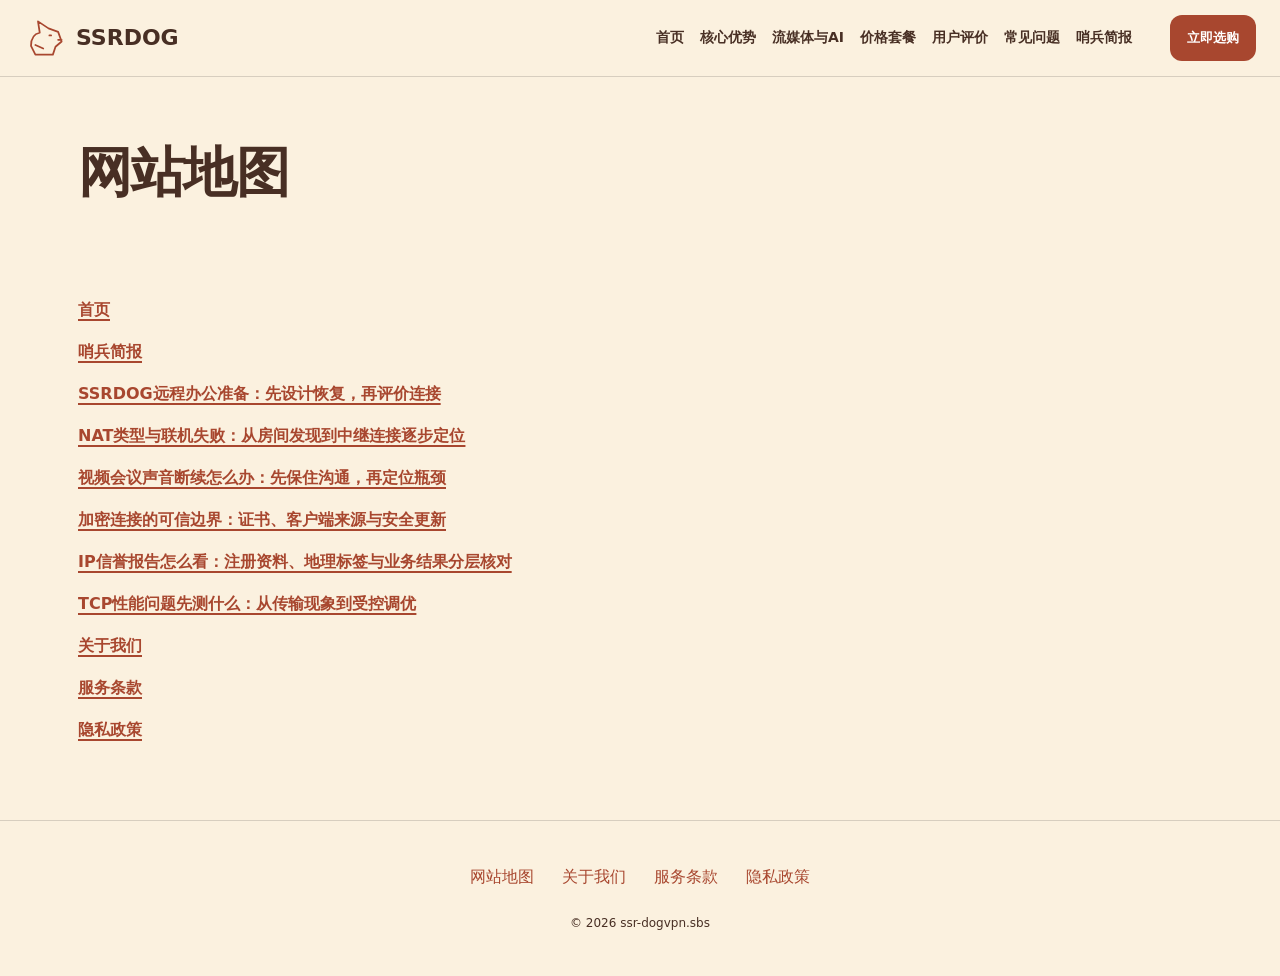
<file: sitemap.html>
<!DOCTYPE html>
<html lang="zh-CN"><head><meta charset="UTF-8"><meta name="viewport" content="width=device-width,initial-scale=1"><title>网站地图｜SSRDOG·哨兵简报</title><meta name="description" content="哨兵简报及SSRDOG资料站的首页、六篇专题文章与辅助说明入口。"><meta name="keywords" content="SSRDOG,网站地图,哨兵简报,网络使用指南"><link rel="canonical" href="https://ssr-dogvpn.sbs/sitemap.html"><meta property="og:type" content="website"><meta property="og:title" content="网站地图｜SSRDOG·哨兵简报"><meta property="og:description" content="哨兵简报及SSRDOG资料站的首页、六篇专题文章与辅助说明入口。"><meta property="og:url" content="https://ssr-dogvpn.sbs/sitemap.html"><meta property="og:image" content="https://ssr-dogvpn.sbs/share.png"><meta property="og:locale" content="zh_CN"><link rel="icon" href="favicon.svg" type="image/svg+xml"><link rel="stylesheet" href="style.css"><script defer src="menu.js"></script><script type="application/ld+json">{"@context": "https://schema.org", "@type": "WebPage", "name": "网站地图｜SSRDOG·哨兵简报", "url": "https://ssr-dogvpn.sbs/sitemap.html", "description": "哨兵简报及SSRDOG资料站的首页、六篇专题文章与辅助说明入口。", "inLanguage": "zh-CN"}</script></head><body class="site-17 hero-A review-2 faq-2 nav-2"><header class="site-header"><div class="nav-wrap"><a class="brand" href="index.html"><svg class="brand-mark" viewBox="0 0 48 48" aria-hidden="true"><path d="M8 33Q8 20 18 18L16 5L28 13L39 17L43 28L36 34L33 43H13Z M29 21H31 M39 26H43 M13 32L22 36" fill="none" stroke="currentColor" stroke-width="2" stroke-linecap="round" stroke-linejoin="round"/></svg><span>SSRDOG</span></a><nav id="site-menu" aria-label="主导航"><a href="index.html">首页</a><a href="index.html#features">核心优势</a><a href="index.html#streaming">流媒体与AI</a><a href="index.html#pricing">价格套餐</a><a href="index.html#testimonials">用户评价</a><a href="index.html#faq">常见问题</a><a href="sentinel-bulletin.html">哨兵简报</a></nav><div class="nav-actions"><a class="button compact" href="https://ww012.twilightaff.com/#/?code=A56DH1Af" target="_blank" rel="sponsored nofollow noopener">立即选购</a><button type="button" class="menu-toggle" aria-label="切换主导航菜单" aria-controls="site-menu" aria-expanded="false"><span></span><span></span></button></div></div></header><main class="site-main"><header class="page-heading"><h1>网站地图</h1></header><div class="prose"><ul class="map-links"><li><a href="index.html">首页</a></li><li><a href="sentinel-bulletin.html">哨兵简报</a></li><li><a href="ssrdog-remote-desktop-rdp-smoothness.html">SSRDOG远程办公准备：先设计恢复，再评价连接</a></li><li><a href="ssrdog-fullcone-nat-gaming-handshake.html">NAT类型与联机失败：从房间发现到中继连接逐步定位</a></li><li><a href="ssrdog-4k-conference-audio-loss-prevention.html">视频会议声音断续怎么办：先保住沟通，再定位瓶颈</a></li><li><a href="ssrdog-anti-active-probe-obfuscation.html">加密连接的可信边界：证书、客户端来源与安全更新</a></li><li><a href="ssrdog-residential-cleanliness-score-audit.html">IP信誉报告怎么看：注册资料、地理标签与业务结果分层核对</a></li><li><a href="ssrdog-tcp-bbrv3-congestion-tuning.html">TCP性能问题先测什么：从传输现象到受控调优</a></li><li><a href="about.html">关于我们</a></li><li><a href="terms.html">服务条款</a></li><li><a href="privacy.html">隐私政策</a></li></ul></div></main><footer class="site-footer"><nav aria-label="页脚导航"><a href="sitemap.html">网站地图</a><a href="about.html">关于我们</a><a href="terms.html">服务条款</a><a href="privacy.html">隐私政策</a></nav><p>© 2026 ssr-dogvpn.sbs</p></footer></body></html>
</file>
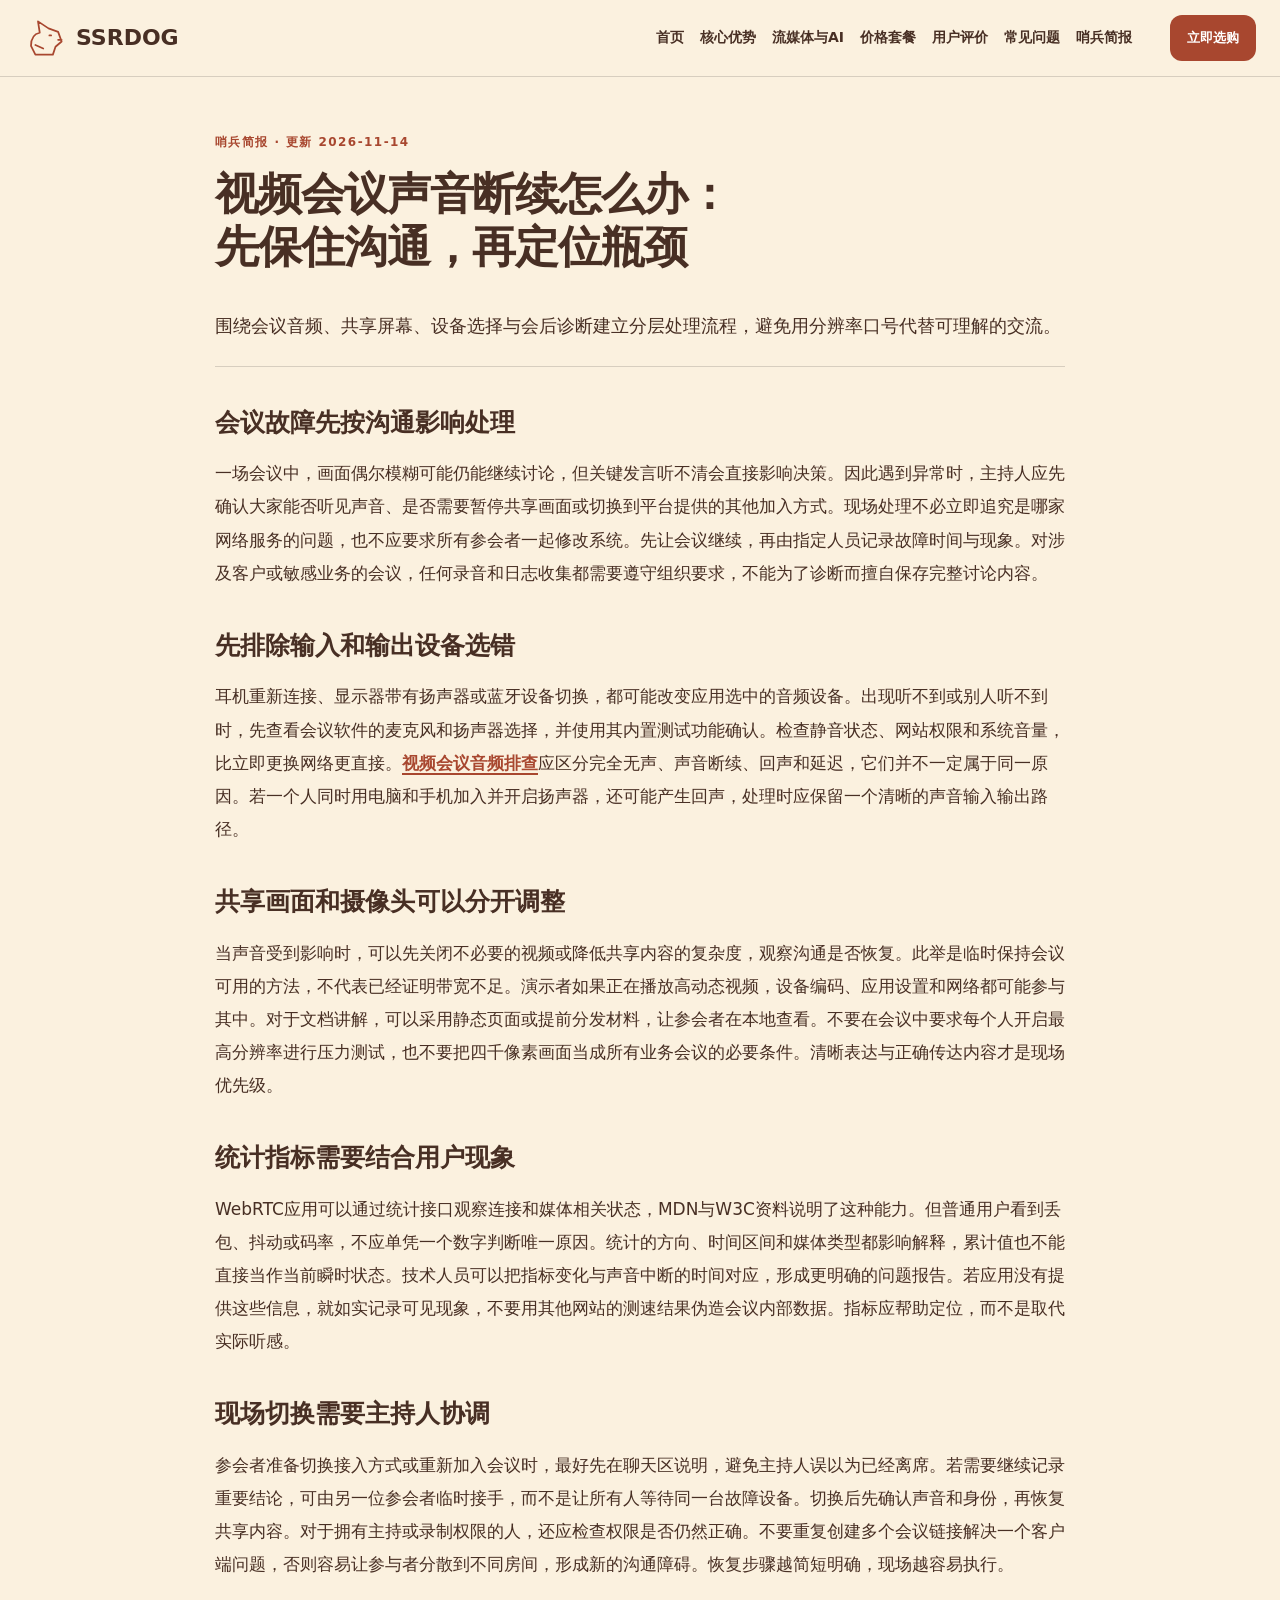
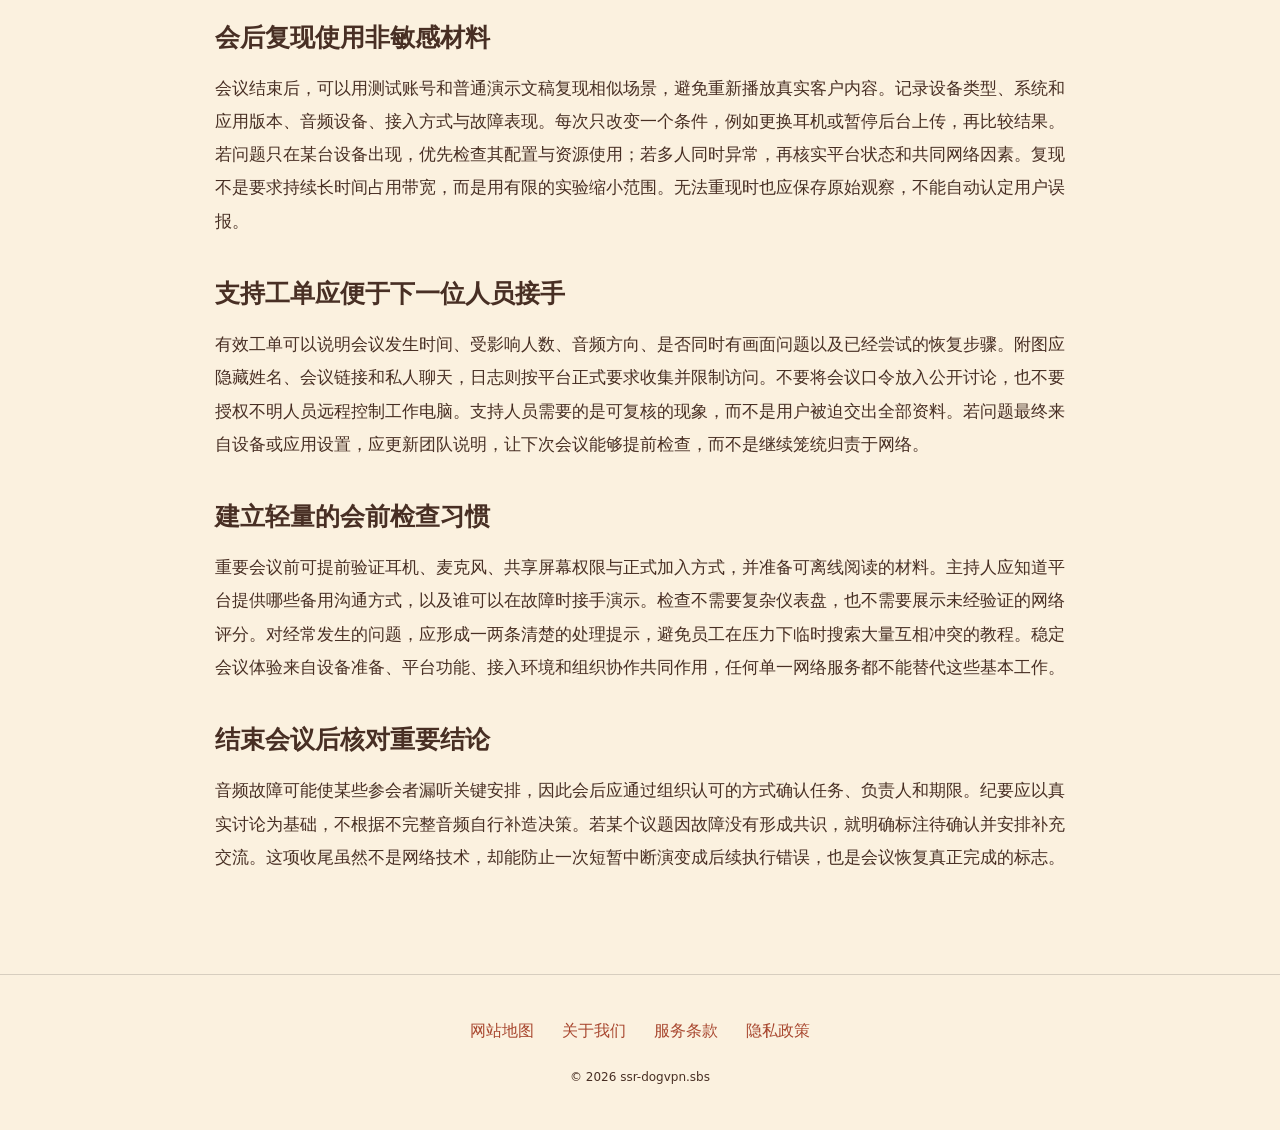
<file: ssrdog-4k-conference-audio-loss-prevention.html>
<!DOCTYPE html>
<html lang="zh-CN"><head><meta charset="UTF-8"><meta name="viewport" content="width=device-width,initial-scale=1"><title>视频会议声音断续怎么办：先保住沟通，再定位瓶颈｜SSRDOG</title><meta name="description" content="围绕会议音频、共享屏幕、设备选择与会后诊断建立分层处理流程，避免用分辨率口号代替可理解的交流。"><meta name="keywords" content="SSRDOG,视频会议声音断续怎么办：先保住沟通，再定位瓶颈,会议故障先按沟通影响处理,网络使用指南"><link rel="canonical" href="https://ssr-dogvpn.sbs/ssrdog-4k-conference-audio-loss-prevention.html"><meta property="og:type" content="article"><meta property="og:title" content="视频会议声音断续怎么办：先保住沟通，再定位瓶颈｜SSRDOG"><meta property="og:description" content="围绕会议音频、共享屏幕、设备选择与会后诊断建立分层处理流程，避免用分辨率口号代替可理解的交流。"><meta property="og:url" content="https://ssr-dogvpn.sbs/ssrdog-4k-conference-audio-loss-prevention.html"><meta property="og:image" content="https://ssr-dogvpn.sbs/share.png"><meta property="og:locale" content="zh_CN"><link rel="icon" href="favicon.svg" type="image/svg+xml"><link rel="stylesheet" href="style.css"><script defer src="menu.js"></script><script type="application/ld+json">{"@context": "https://schema.org", "@type": "Article", "name": "视频会议声音断续怎么办：先保住沟通，再定位瓶颈｜SSRDOG", "url": "https://ssr-dogvpn.sbs/ssrdog-4k-conference-audio-loss-prevention.html", "description": "围绕会议音频、共享屏幕、设备选择与会后诊断建立分层处理流程，避免用分辨率口号代替可理解的交流。", "inLanguage": "zh-CN", "headline": "视频会议声音断续怎么办：先保住沟通，再定位瓶颈｜SSRDOG", "dateModified": "2026-11-14", "image": "https://ssr-dogvpn.sbs/share.png"}</script></head><body class="site-17 hero-A review-2 faq-2 nav-2"><header class="site-header"><div class="nav-wrap"><a class="brand" href="index.html"><svg class="brand-mark" viewBox="0 0 48 48" aria-hidden="true"><path d="M8 33Q8 20 18 18L16 5L28 13L39 17L43 28L36 34L33 43H13Z M29 21H31 M39 26H43 M13 32L22 36" fill="none" stroke="currentColor" stroke-width="2" stroke-linecap="round" stroke-linejoin="round"/></svg><span>SSRDOG</span></a><nav id="site-menu" aria-label="主导航"><a href="index.html">首页</a><a href="index.html#features">核心优势</a><a href="index.html#streaming">流媒体与AI</a><a href="index.html#pricing">价格套餐</a><a href="index.html#testimonials">用户评价</a><a href="index.html#faq">常见问题</a><a href="sentinel-bulletin.html">哨兵简报</a></nav><div class="nav-actions"><a class="button compact" href="https://ww012.twilightaff.com/#/?code=A56DH1Af" target="_blank" rel="sponsored nofollow noopener">立即选购</a><button type="button" class="menu-toggle" aria-label="切换主导航菜单" aria-controls="site-menu" aria-expanded="false"><span></span><span></span></button></div></div></header><main class="site-main"><article class="article-page"><header><span class="eyebrow">哨兵简报 · 更新 2026-11-14</span><h1>视频会议声音断续怎么办：先保住沟通，再定位瓶颈</h1><p class="lead">围绕会议音频、共享屏幕、设备选择与会后诊断建立分层处理流程，避免用分辨率口号代替可理解的交流。</p></header><div class="article-body"><h2>会议故障先按沟通影响处理</h2><p>一场会议中，画面偶尔模糊可能仍能继续讨论，但关键发言听不清会直接影响决策。因此遇到异常时，主持人应先确认大家能否听见声音、是否需要暂停共享画面或切换到平台提供的其他加入方式。现场处理不必立即追究是哪家网络服务的问题，也不应要求所有参会者一起修改系统。先让会议继续，再由指定人员记录故障时间与现象。对涉及客户或敏感业务的会议，任何录音和日志收集都需要遵守组织要求，不能为了诊断而擅自保存完整讨论内容。</p><h2>先排除输入和输出设备选错</h2><p>耳机重新连接、显示器带有扬声器或蓝牙设备切换，都可能改变应用选中的音频设备。出现听不到或别人听不到时，先查看会议软件的麦克风和扬声器选择，并使用其内置测试功能确认。检查静音状态、网站权限和系统音量，比立即更换网络更直接。<a href="https://dajichang.mom/" target="_blank" rel="noopener">视频会议音频排查</a>应区分完全无声、声音断续、回声和延迟，它们并不一定属于同一原因。若一个人同时用电脑和手机加入并开启扬声器，还可能产生回声，处理时应保留一个清晰的声音输入输出路径。</p><h2>共享画面和摄像头可以分开调整</h2><p>当声音受到影响时，可以先关闭不必要的视频或降低共享内容的复杂度，观察沟通是否恢复。此举是临时保持会议可用的方法，不代表已经证明带宽不足。演示者如果正在播放高动态视频，设备编码、应用设置和网络都可能参与其中。对于文档讲解，可以采用静态页面或提前分发材料，让参会者在本地查看。不要在会议中要求每个人开启最高分辨率进行压力测试，也不要把四千像素画面当成所有业务会议的必要条件。清晰表达与正确传达内容才是现场优先级。</p><h2>统计指标需要结合用户现象</h2><p>WebRTC应用可以通过统计接口观察连接和媒体相关状态，MDN与W3C资料说明了这种能力。但普通用户看到丢包、抖动或码率，不应单凭一个数字判断唯一原因。统计的方向、时间区间和媒体类型都影响解释，累计值也不能直接当作当前瞬时状态。技术人员可以把指标变化与声音中断的时间对应，形成更明确的问题报告。若应用没有提供这些信息，就如实记录可见现象，不要用其他网站的测速结果伪造会议内部数据。指标应帮助定位，而不是取代实际听感。</p><h2>现场切换需要主持人协调</h2><p>参会者准备切换接入方式或重新加入会议时，最好先在聊天区说明，避免主持人误以为已经离席。若需要继续记录重要结论，可由另一位参会者临时接手，而不是让所有人等待同一台故障设备。切换后先确认声音和身份，再恢复共享内容。对于拥有主持或录制权限的人，还应检查权限是否仍然正确。不要重复创建多个会议链接解决一个客户端问题，否则容易让参与者分散到不同房间，形成新的沟通障碍。恢复步骤越简短明确，现场越容易执行。</p><h2>会后复现使用非敏感材料</h2><p>会议结束后，可以用测试账号和普通演示文稿复现相似场景，避免重新播放真实客户内容。记录设备类型、系统和应用版本、音频设备、接入方式与故障表现。每次只改变一个条件，例如更换耳机或暂停后台上传，再比较结果。若问题只在某台设备出现，优先检查其配置与资源使用；若多人同时异常，再核实平台状态和共同网络因素。复现不是要求持续长时间占用带宽，而是用有限的实验缩小范围。无法重现时也应保存原始观察，不能自动认定用户误报。</p><h2>支持工单应便于下一位人员接手</h2><p>有效工单可以说明会议发生时间、受影响人数、音频方向、是否同时有画面问题以及已经尝试的恢复步骤。附图应隐藏姓名、会议链接和私人聊天，日志则按平台正式要求收集并限制访问。不要将会议口令放入公开讨论，也不要授权不明人员远程控制工作电脑。支持人员需要的是可复核的现象，而不是用户被迫交出全部资料。若问题最终来自设备或应用设置，应更新团队说明，让下次会议能够提前检查，而不是继续笼统归责于网络。</p><h2>建立轻量的会前检查习惯</h2><p>重要会议前可提前验证耳机、麦克风、共享屏幕权限与正式加入方式，并准备可离线阅读的材料。主持人应知道平台提供哪些备用沟通方式，以及谁可以在故障时接手演示。检查不需要复杂仪表盘，也不需要展示未经验证的网络评分。对经常发生的问题，应形成一两条清楚的处理提示，避免员工在压力下临时搜索大量互相冲突的教程。稳定会议体验来自设备准备、平台功能、接入环境和组织协作共同作用，任何单一网络服务都不能替代这些基本工作。</p><h2>结束会议后核对重要结论</h2><p>音频故障可能使某些参会者漏听关键安排，因此会后应通过组织认可的方式确认任务、负责人和期限。纪要应以真实讨论为基础，不根据不完整音频自行补造决策。若某个议题因故障没有形成共识，就明确标注待确认并安排补充交流。这项收尾虽然不是网络技术，却能防止一次短暂中断演变成后续执行错误，也是会议恢复真正完成的标志。</p></div></article></main><footer class="site-footer"><nav aria-label="页脚导航"><a href="sitemap.html">网站地图</a><a href="about.html">关于我们</a><a href="terms.html">服务条款</a><a href="privacy.html">隐私政策</a></nav><p>© 2026 ssr-dogvpn.sbs</p></footer></body></html>
</file>
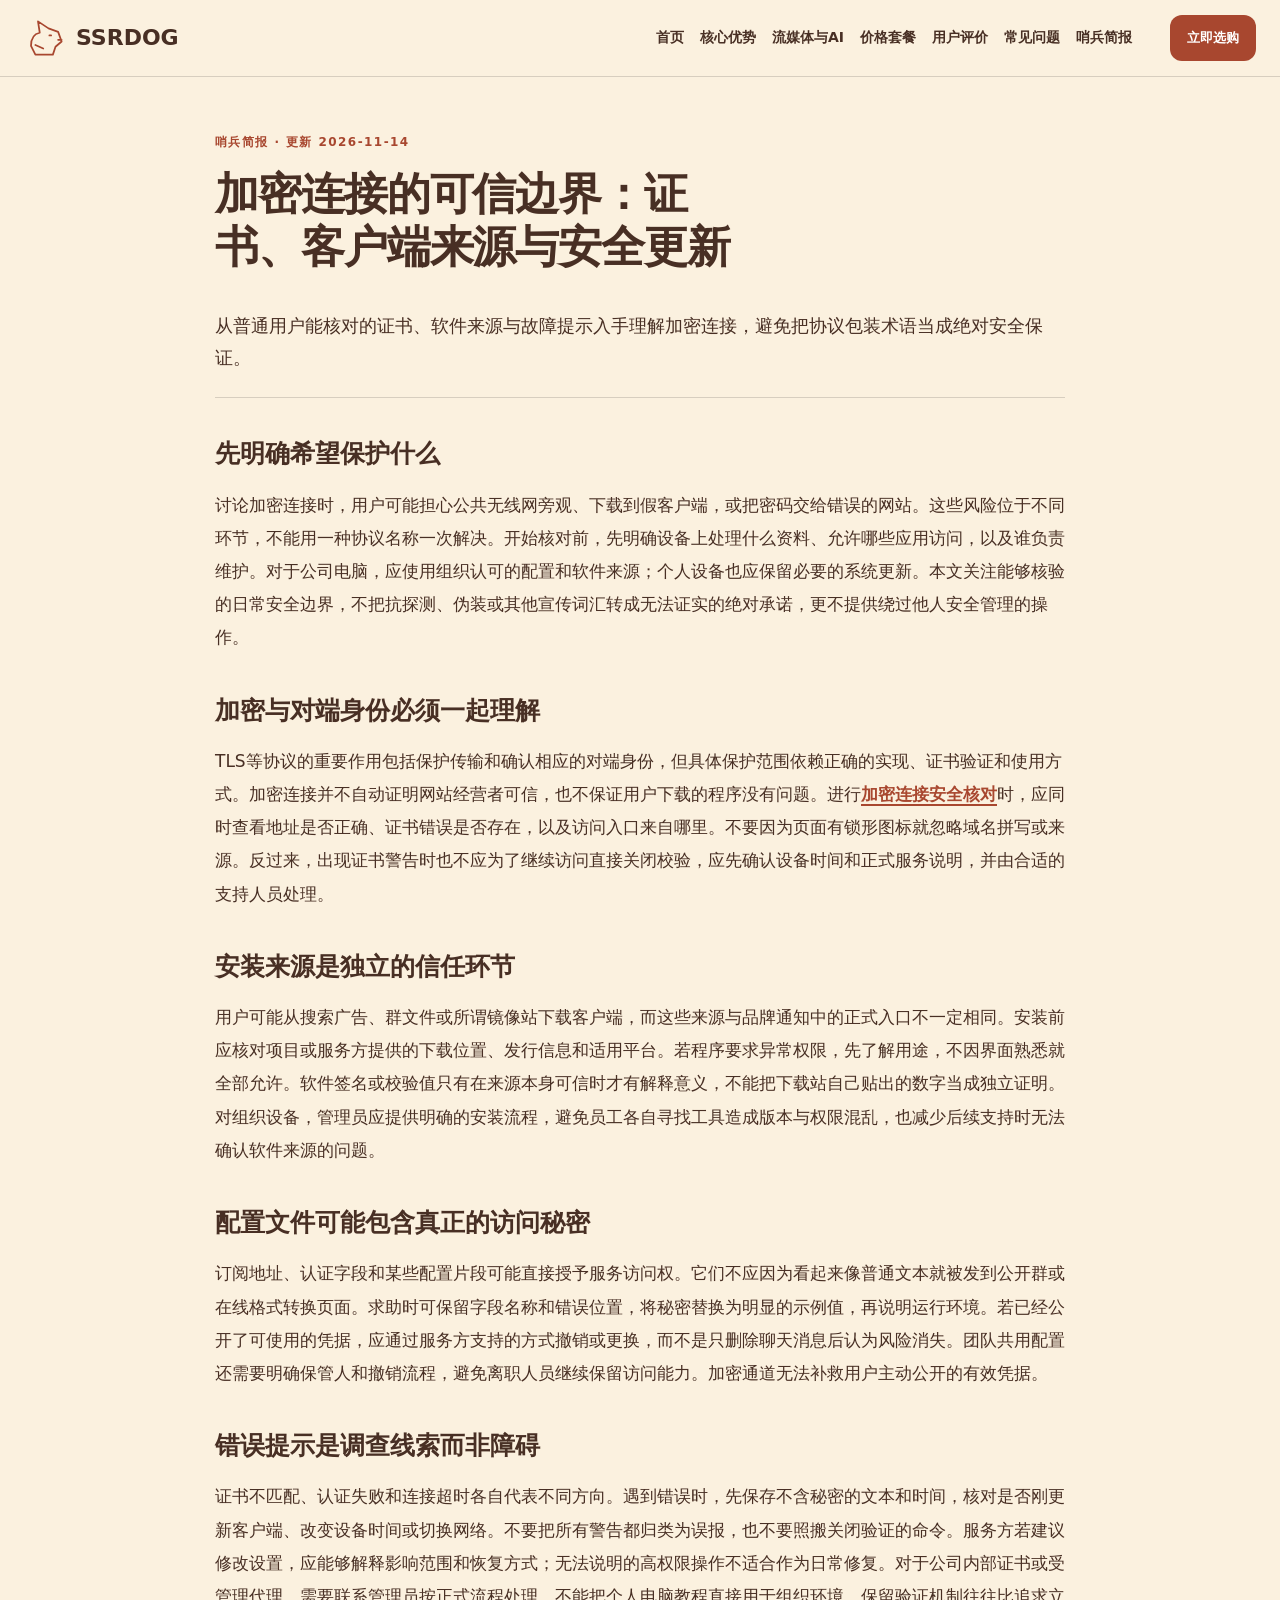
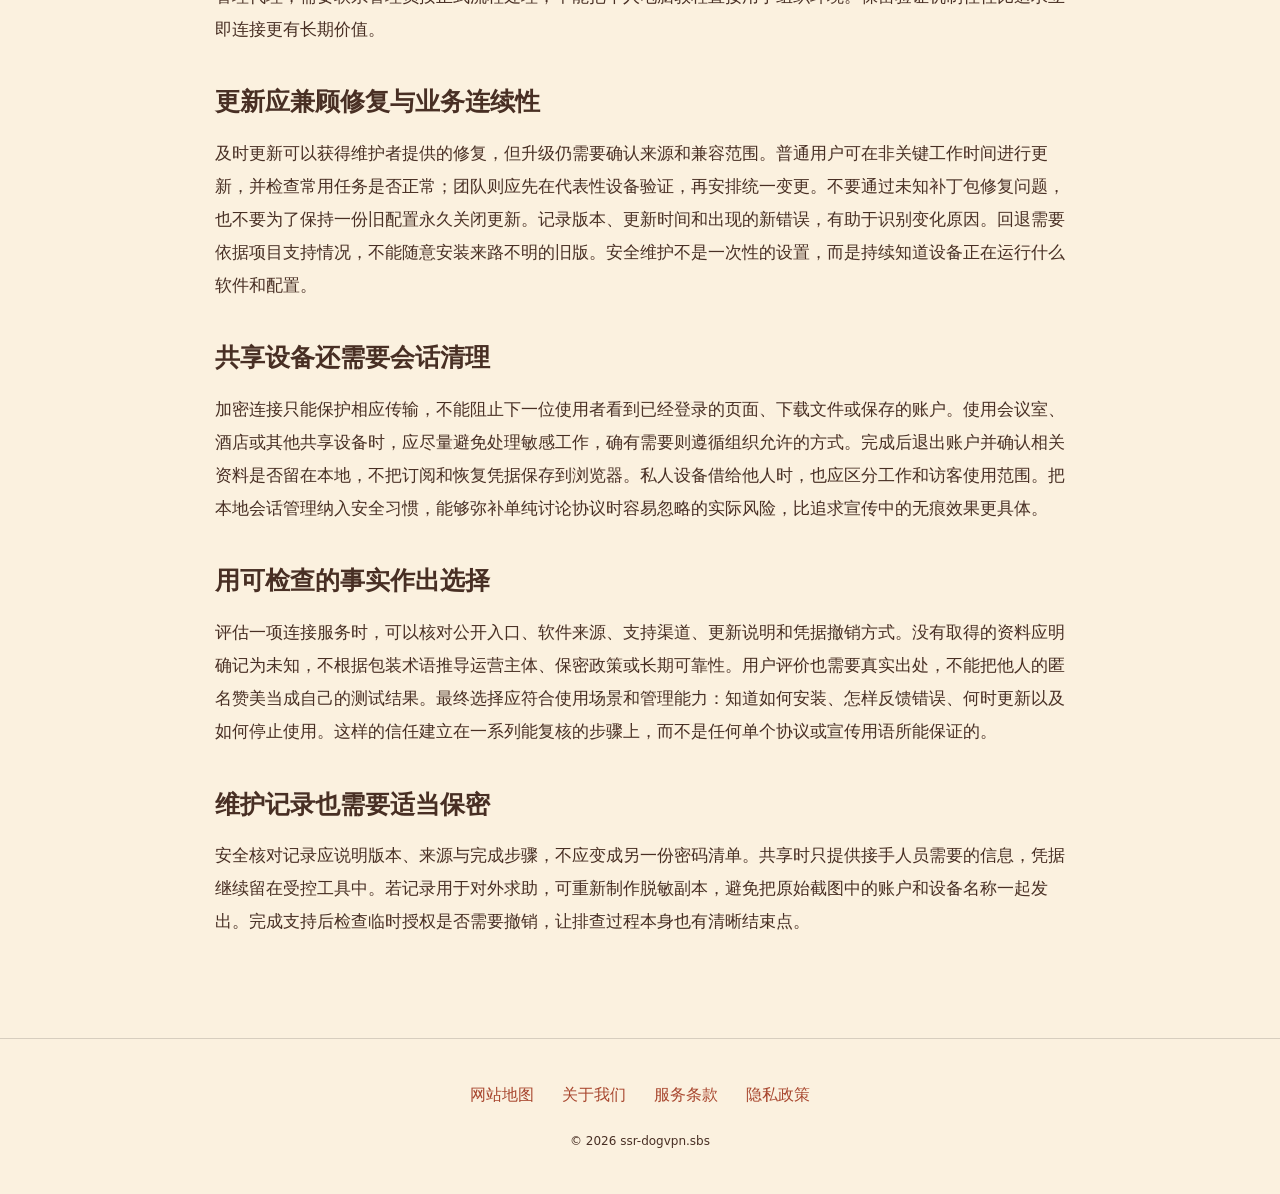
<file: ssrdog-anti-active-probe-obfuscation.html>
<!DOCTYPE html>
<html lang="zh-CN"><head><meta charset="UTF-8"><meta name="viewport" content="width=device-width,initial-scale=1"><title>加密连接的可信边界：证书、客户端来源与安全更新｜SSRDOG</title><meta name="description" content="从普通用户能核对的证书、软件来源与故障提示入手理解加密连接，避免把协议包装术语当成绝对安全保证。"><meta name="keywords" content="SSRDOG,加密连接的可信边界：证书、客户端来源与安全更新,先明确希望保护什么,网络使用指南"><link rel="canonical" href="https://ssr-dogvpn.sbs/ssrdog-anti-active-probe-obfuscation.html"><meta property="og:type" content="article"><meta property="og:title" content="加密连接的可信边界：证书、客户端来源与安全更新｜SSRDOG"><meta property="og:description" content="从普通用户能核对的证书、软件来源与故障提示入手理解加密连接，避免把协议包装术语当成绝对安全保证。"><meta property="og:url" content="https://ssr-dogvpn.sbs/ssrdog-anti-active-probe-obfuscation.html"><meta property="og:image" content="https://ssr-dogvpn.sbs/share.png"><meta property="og:locale" content="zh_CN"><link rel="icon" href="favicon.svg" type="image/svg+xml"><link rel="stylesheet" href="style.css"><script defer src="menu.js"></script><script type="application/ld+json">{"@context": "https://schema.org", "@type": "Article", "name": "加密连接的可信边界：证书、客户端来源与安全更新｜SSRDOG", "url": "https://ssr-dogvpn.sbs/ssrdog-anti-active-probe-obfuscation.html", "description": "从普通用户能核对的证书、软件来源与故障提示入手理解加密连接，避免把协议包装术语当成绝对安全保证。", "inLanguage": "zh-CN", "headline": "加密连接的可信边界：证书、客户端来源与安全更新｜SSRDOG", "dateModified": "2026-11-14", "image": "https://ssr-dogvpn.sbs/share.png"}</script></head><body class="site-17 hero-A review-2 faq-2 nav-2"><header class="site-header"><div class="nav-wrap"><a class="brand" href="index.html"><svg class="brand-mark" viewBox="0 0 48 48" aria-hidden="true"><path d="M8 33Q8 20 18 18L16 5L28 13L39 17L43 28L36 34L33 43H13Z M29 21H31 M39 26H43 M13 32L22 36" fill="none" stroke="currentColor" stroke-width="2" stroke-linecap="round" stroke-linejoin="round"/></svg><span>SSRDOG</span></a><nav id="site-menu" aria-label="主导航"><a href="index.html">首页</a><a href="index.html#features">核心优势</a><a href="index.html#streaming">流媒体与AI</a><a href="index.html#pricing">价格套餐</a><a href="index.html#testimonials">用户评价</a><a href="index.html#faq">常见问题</a><a href="sentinel-bulletin.html">哨兵简报</a></nav><div class="nav-actions"><a class="button compact" href="https://ww012.twilightaff.com/#/?code=A56DH1Af" target="_blank" rel="sponsored nofollow noopener">立即选购</a><button type="button" class="menu-toggle" aria-label="切换主导航菜单" aria-controls="site-menu" aria-expanded="false"><span></span><span></span></button></div></div></header><main class="site-main"><article class="article-page"><header><span class="eyebrow">哨兵简报 · 更新 2026-11-14</span><h1>加密连接的可信边界：证书、客户端来源与安全更新</h1><p class="lead">从普通用户能核对的证书、软件来源与故障提示入手理解加密连接，避免把协议包装术语当成绝对安全保证。</p></header><div class="article-body"><h2>先明确希望保护什么</h2><p>讨论加密连接时，用户可能担心公共无线网旁观、下载到假客户端，或把密码交给错误的网站。这些风险位于不同环节，不能用一种协议名称一次解决。开始核对前，先明确设备上处理什么资料、允许哪些应用访问，以及谁负责维护。对于公司电脑，应使用组织认可的配置和软件来源；个人设备也应保留必要的系统更新。本文关注能够核验的日常安全边界，不把抗探测、伪装或其他宣传词汇转成无法证实的绝对承诺，更不提供绕过他人安全管理的操作。</p><h2>加密与对端身份必须一起理解</h2><p>TLS等协议的重要作用包括保护传输和确认相应的对端身份，但具体保护范围依赖正确的实现、证书验证和使用方式。加密连接并不自动证明网站经营者可信，也不保证用户下载的程序没有问题。进行<a href="https://dajichang.mom/" target="_blank" rel="noopener">加密连接安全核对</a>时，应同时查看地址是否正确、证书错误是否存在，以及访问入口来自哪里。不要因为页面有锁形图标就忽略域名拼写或来源。反过来，出现证书警告时也不应为了继续访问直接关闭校验，应先确认设备时间和正式服务说明，并由合适的支持人员处理。</p><h2>安装来源是独立的信任环节</h2><p>用户可能从搜索广告、群文件或所谓镜像站下载客户端，而这些来源与品牌通知中的正式入口不一定相同。安装前应核对项目或服务方提供的下载位置、发行信息和适用平台。若程序要求异常权限，先了解用途，不因界面熟悉就全部允许。软件签名或校验值只有在来源本身可信时才有解释意义，不能把下载站自己贴出的数字当成独立证明。对组织设备，管理员应提供明确的安装流程，避免员工各自寻找工具造成版本与权限混乱，也减少后续支持时无法确认软件来源的问题。</p><h2>配置文件可能包含真正的访问秘密</h2><p>订阅地址、认证字段和某些配置片段可能直接授予服务访问权。它们不应因为看起来像普通文本就被发到公开群或在线格式转换页面。求助时可保留字段名称和错误位置，将秘密替换为明显的示例值，再说明运行环境。若已经公开了可使用的凭据，应通过服务方支持的方式撤销或更换，而不是只删除聊天消息后认为风险消失。团队共用配置还需要明确保管人和撤销流程，避免离职人员继续保留访问能力。加密通道无法补救用户主动公开的有效凭据。</p><h2>错误提示是调查线索而非障碍</h2><p>证书不匹配、认证失败和连接超时各自代表不同方向。遇到错误时，先保存不含秘密的文本和时间，核对是否刚更新客户端、改变设备时间或切换网络。不要把所有警告都归类为误报，也不要照搬关闭验证的命令。服务方若建议修改设置，应能够解释影响范围和恢复方式；无法说明的高权限操作不适合作为日常修复。对于公司内部证书或受管理代理，需要联系管理员按正式流程处理，不能把个人电脑教程直接用于组织环境。保留验证机制往往比追求立即连接更有长期价值。</p><h2>更新应兼顾修复与业务连续性</h2><p>及时更新可以获得维护者提供的修复，但升级仍需要确认来源和兼容范围。普通用户可在非关键工作时间进行更新，并检查常用任务是否正常；团队则应先在代表性设备验证，再安排统一变更。不要通过未知补丁包修复问题，也不要为了保持一份旧配置永久关闭更新。记录版本、更新时间和出现的新错误，有助于识别变化原因。回退需要依据项目支持情况，不能随意安装来路不明的旧版。安全维护不是一次性的设置，而是持续知道设备正在运行什么软件和配置。</p><h2>共享设备还需要会话清理</h2><p>加密连接只能保护相应传输，不能阻止下一位使用者看到已经登录的页面、下载文件或保存的账户。使用会议室、酒店或其他共享设备时，应尽量避免处理敏感工作，确有需要则遵循组织允许的方式。完成后退出账户并确认相关资料是否留在本地，不把订阅和恢复凭据保存到浏览器。私人设备借给他人时，也应区分工作和访客使用范围。把本地会话管理纳入安全习惯，能够弥补单纯讨论协议时容易忽略的实际风险，比追求宣传中的无痕效果更具体。</p><h2>用可检查的事实作出选择</h2><p>评估一项连接服务时，可以核对公开入口、软件来源、支持渠道、更新说明和凭据撤销方式。没有取得的资料应明确记为未知，不根据包装术语推导运营主体、保密政策或长期可靠性。用户评价也需要真实出处，不能把他人的匿名赞美当成自己的测试结果。最终选择应符合使用场景和管理能力：知道如何安装、怎样反馈错误、何时更新以及如何停止使用。这样的信任建立在一系列能复核的步骤上，而不是任何单个协议或宣传用语所能保证的。</p><h2>维护记录也需要适当保密</h2><p>安全核对记录应说明版本、来源与完成步骤，不应变成另一份密码清单。共享时只提供接手人员需要的信息，凭据继续留在受控工具中。若记录用于对外求助，可重新制作脱敏副本，避免把原始截图中的账户和设备名称一起发出。完成支持后检查临时授权是否需要撤销，让排查过程本身也有清晰结束点。</p></div></article></main><footer class="site-footer"><nav aria-label="页脚导航"><a href="sitemap.html">网站地图</a><a href="about.html">关于我们</a><a href="terms.html">服务条款</a><a href="privacy.html">隐私政策</a></nav><p>© 2026 ssr-dogvpn.sbs</p></footer></body></html>
</file>
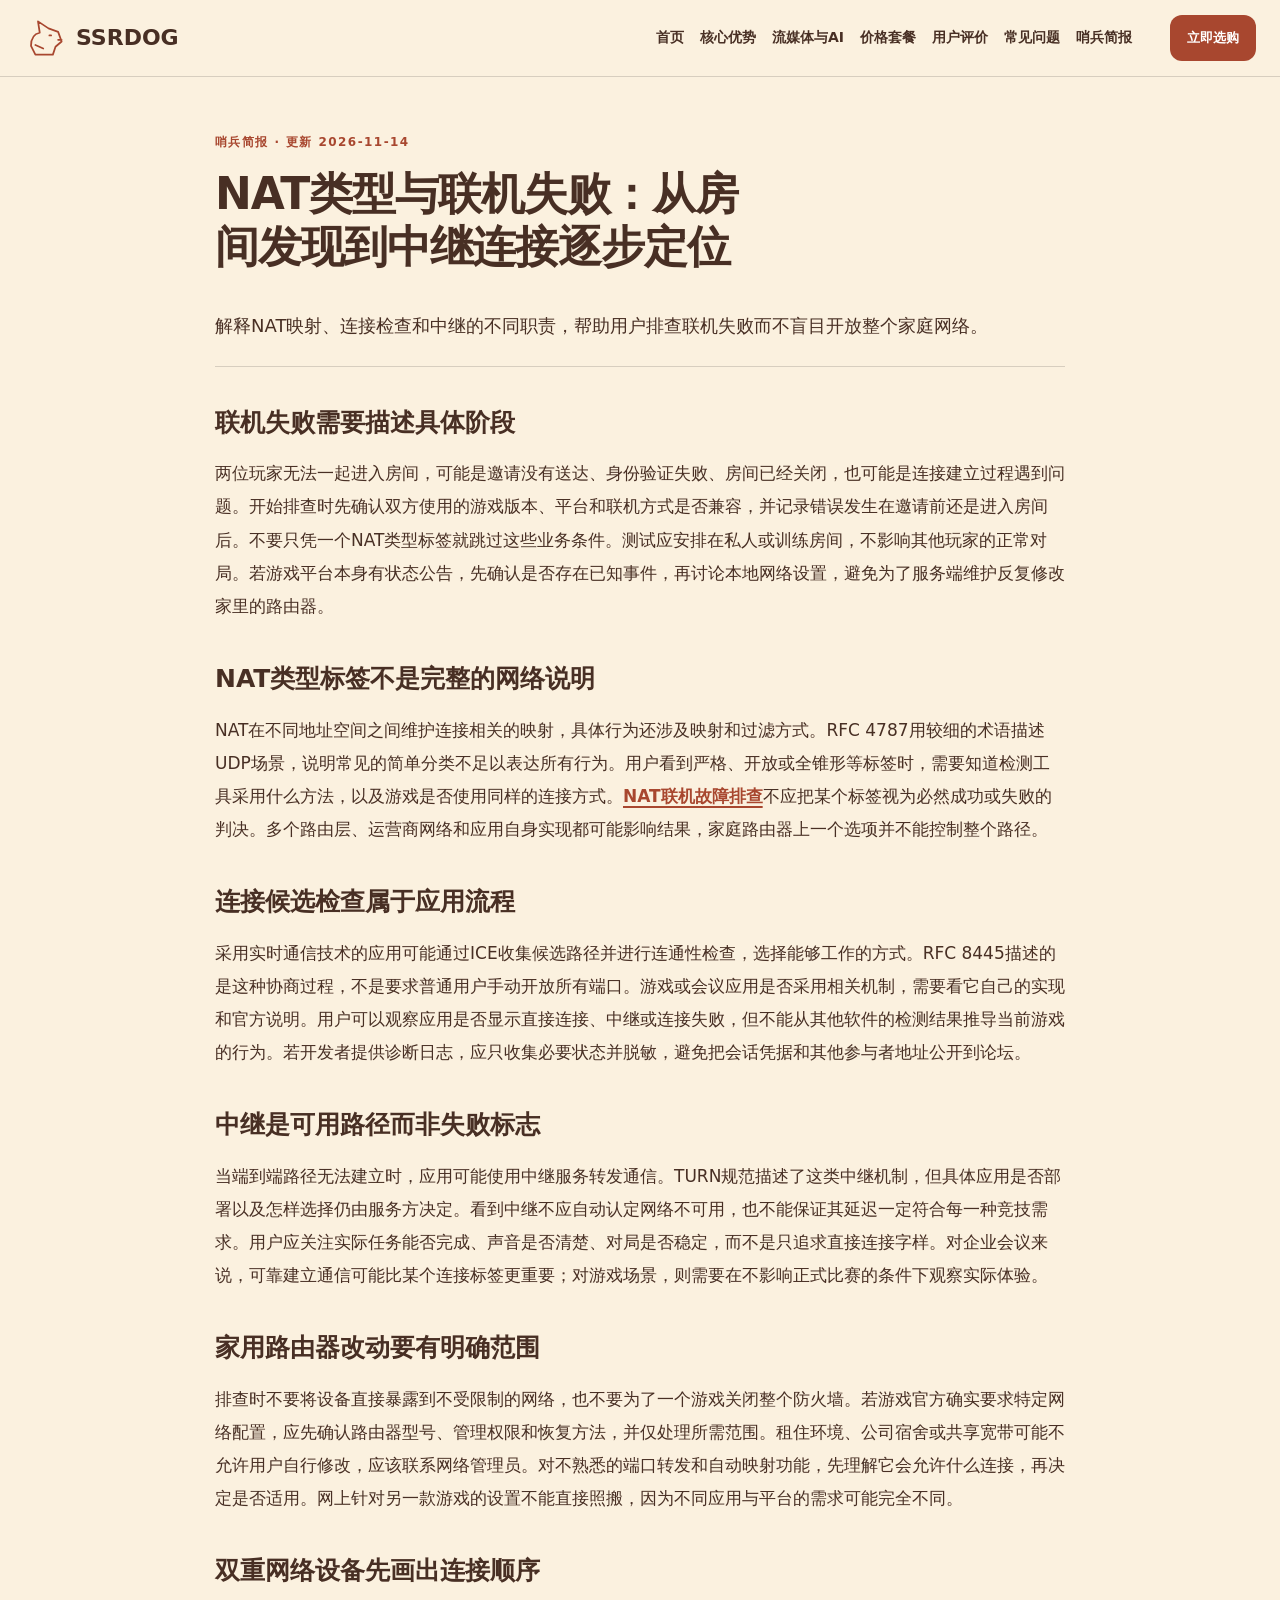
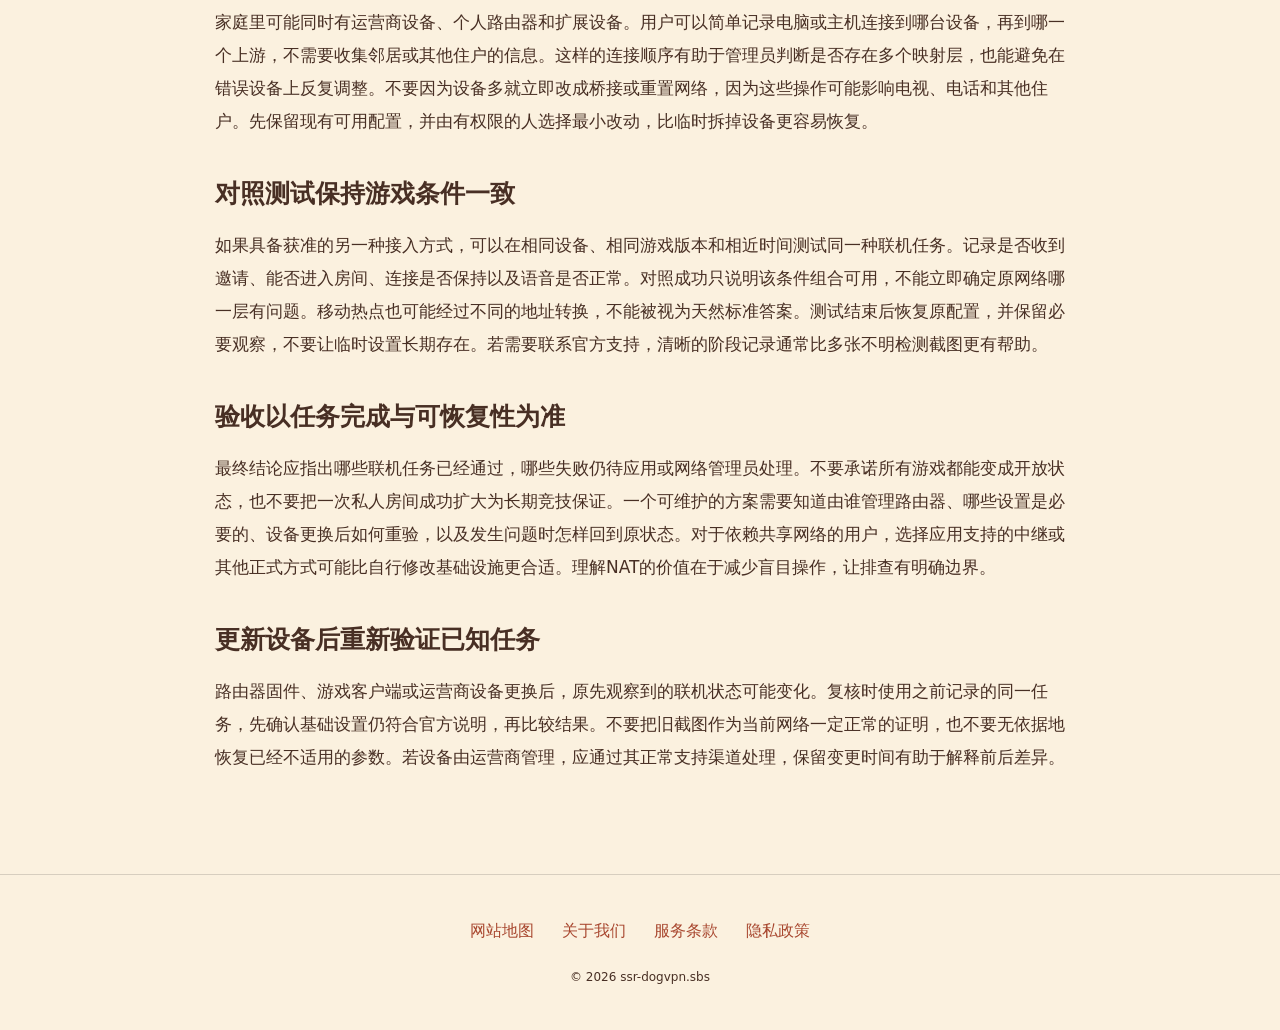
<file: ssrdog-fullcone-nat-gaming-handshake.html>
<!DOCTYPE html>
<html lang="zh-CN"><head><meta charset="UTF-8"><meta name="viewport" content="width=device-width,initial-scale=1"><title>NAT类型与联机失败：从房间发现到中继连接逐步定位｜SSRDOG</title><meta name="description" content="解释NAT映射、连接检查和中继的不同职责，帮助用户排查联机失败而不盲目开放整个家庭网络。"><meta name="keywords" content="SSRDOG,NAT类型与联机失败：从房间发现到中继连接逐步定位,联机失败需要描述具体阶段,网络使用指南"><link rel="canonical" href="https://ssr-dogvpn.sbs/ssrdog-fullcone-nat-gaming-handshake.html"><meta property="og:type" content="article"><meta property="og:title" content="NAT类型与联机失败：从房间发现到中继连接逐步定位｜SSRDOG"><meta property="og:description" content="解释NAT映射、连接检查和中继的不同职责，帮助用户排查联机失败而不盲目开放整个家庭网络。"><meta property="og:url" content="https://ssr-dogvpn.sbs/ssrdog-fullcone-nat-gaming-handshake.html"><meta property="og:image" content="https://ssr-dogvpn.sbs/share.png"><meta property="og:locale" content="zh_CN"><link rel="icon" href="favicon.svg" type="image/svg+xml"><link rel="stylesheet" href="style.css"><script defer src="menu.js"></script><script type="application/ld+json">{"@context": "https://schema.org", "@type": "Article", "name": "NAT类型与联机失败：从房间发现到中继连接逐步定位｜SSRDOG", "url": "https://ssr-dogvpn.sbs/ssrdog-fullcone-nat-gaming-handshake.html", "description": "解释NAT映射、连接检查和中继的不同职责，帮助用户排查联机失败而不盲目开放整个家庭网络。", "inLanguage": "zh-CN", "headline": "NAT类型与联机失败：从房间发现到中继连接逐步定位｜SSRDOG", "dateModified": "2026-11-14", "image": "https://ssr-dogvpn.sbs/share.png"}</script></head><body class="site-17 hero-A review-2 faq-2 nav-2"><header class="site-header"><div class="nav-wrap"><a class="brand" href="index.html"><svg class="brand-mark" viewBox="0 0 48 48" aria-hidden="true"><path d="M8 33Q8 20 18 18L16 5L28 13L39 17L43 28L36 34L33 43H13Z M29 21H31 M39 26H43 M13 32L22 36" fill="none" stroke="currentColor" stroke-width="2" stroke-linecap="round" stroke-linejoin="round"/></svg><span>SSRDOG</span></a><nav id="site-menu" aria-label="主导航"><a href="index.html">首页</a><a href="index.html#features">核心优势</a><a href="index.html#streaming">流媒体与AI</a><a href="index.html#pricing">价格套餐</a><a href="index.html#testimonials">用户评价</a><a href="index.html#faq">常见问题</a><a href="sentinel-bulletin.html">哨兵简报</a></nav><div class="nav-actions"><a class="button compact" href="https://ww012.twilightaff.com/#/?code=A56DH1Af" target="_blank" rel="sponsored nofollow noopener">立即选购</a><button type="button" class="menu-toggle" aria-label="切换主导航菜单" aria-controls="site-menu" aria-expanded="false"><span></span><span></span></button></div></div></header><main class="site-main"><article class="article-page"><header><span class="eyebrow">哨兵简报 · 更新 2026-11-14</span><h1>NAT类型与联机失败：从房间发现到中继连接逐步定位</h1><p class="lead">解释NAT映射、连接检查和中继的不同职责，帮助用户排查联机失败而不盲目开放整个家庭网络。</p></header><div class="article-body"><h2>联机失败需要描述具体阶段</h2><p>两位玩家无法一起进入房间，可能是邀请没有送达、身份验证失败、房间已经关闭，也可能是连接建立过程遇到问题。开始排查时先确认双方使用的游戏版本、平台和联机方式是否兼容，并记录错误发生在邀请前还是进入房间后。不要只凭一个NAT类型标签就跳过这些业务条件。测试应安排在私人或训练房间，不影响其他玩家的正常对局。若游戏平台本身有状态公告，先确认是否存在已知事件，再讨论本地网络设置，避免为了服务端维护反复修改家里的路由器。</p><h2>NAT类型标签不是完整的网络说明</h2><p>NAT在不同地址空间之间维护连接相关的映射，具体行为还涉及映射和过滤方式。RFC 4787用较细的术语描述UDP场景，说明常见的简单分类不足以表达所有行为。用户看到严格、开放或全锥形等标签时，需要知道检测工具采用什么方法，以及游戏是否使用同样的连接方式。<a href="https://dajichang.mom/" target="_blank" rel="noopener">NAT联机故障排查</a>不应把某个标签视为必然成功或失败的判决。多个路由层、运营商网络和应用自身实现都可能影响结果，家庭路由器上一个选项并不能控制整个路径。</p><h2>连接候选检查属于应用流程</h2><p>采用实时通信技术的应用可能通过ICE收集候选路径并进行连通性检查，选择能够工作的方式。RFC 8445描述的是这种协商过程，不是要求普通用户手动开放所有端口。游戏或会议应用是否采用相关机制，需要看它自己的实现和官方说明。用户可以观察应用是否显示直接连接、中继或连接失败，但不能从其他软件的检测结果推导当前游戏的行为。若开发者提供诊断日志，应只收集必要状态并脱敏，避免把会话凭据和其他参与者地址公开到论坛。</p><h2>中继是可用路径而非失败标志</h2><p>当端到端路径无法建立时，应用可能使用中继服务转发通信。TURN规范描述了这类中继机制，但具体应用是否部署以及怎样选择仍由服务方决定。看到中继不应自动认定网络不可用，也不能保证其延迟一定符合每一种竞技需求。用户应关注实际任务能否完成、声音是否清楚、对局是否稳定，而不是只追求直接连接字样。对企业会议来说，可靠建立通信可能比某个连接标签更重要；对游戏场景，则需要在不影响正式比赛的条件下观察实际体验。</p><h2>家用路由器改动要有明确范围</h2><p>排查时不要将设备直接暴露到不受限制的网络，也不要为了一个游戏关闭整个防火墙。若游戏官方确实要求特定网络配置，应先确认路由器型号、管理权限和恢复方法，并仅处理所需范围。租住环境、公司宿舍或共享宽带可能不允许用户自行修改，应该联系网络管理员。对不熟悉的端口转发和自动映射功能，先理解它会允许什么连接，再决定是否适用。网上针对另一款游戏的设置不能直接照搬，因为不同应用与平台的需求可能完全不同。</p><h2>双重网络设备先画出连接顺序</h2><p>家庭里可能同时有运营商设备、个人路由器和扩展设备。用户可以简单记录电脑或主机连接到哪台设备，再到哪一个上游，不需要收集邻居或其他住户的信息。这样的连接顺序有助于管理员判断是否存在多个映射层，也能避免在错误设备上反复调整。不要因为设备多就立即改成桥接或重置网络，因为这些操作可能影响电视、电话和其他住户。先保留现有可用配置，并由有权限的人选择最小改动，比临时拆掉设备更容易恢复。</p><h2>对照测试保持游戏条件一致</h2><p>如果具备获准的另一种接入方式，可以在相同设备、相同游戏版本和相近时间测试同一种联机任务。记录是否收到邀请、能否进入房间、连接是否保持以及语音是否正常。对照成功只说明该条件组合可用，不能立即确定原网络哪一层有问题。移动热点也可能经过不同的地址转换，不能被视为天然标准答案。测试结束后恢复原配置，并保留必要观察，不要让临时设置长期存在。若需要联系官方支持，清晰的阶段记录通常比多张不明检测截图更有帮助。</p><h2>验收以任务完成与可恢复性为准</h2><p>最终结论应指出哪些联机任务已经通过，哪些失败仍待应用或网络管理员处理。不要承诺所有游戏都能变成开放状态，也不要把一次私人房间成功扩大为长期竞技保证。一个可维护的方案需要知道由谁管理路由器、哪些设置是必要的、设备更换后如何重验，以及发生问题时怎样回到原状态。对于依赖共享网络的用户，选择应用支持的中继或其他正式方式可能比自行修改基础设施更合适。理解NAT的价值在于减少盲目操作，让排查有明确边界。</p><h2>更新设备后重新验证已知任务</h2><p>路由器固件、游戏客户端或运营商设备更换后，原先观察到的联机状态可能变化。复核时使用之前记录的同一任务，先确认基础设置仍符合官方说明，再比较结果。不要把旧截图作为当前网络一定正常的证明，也不要无依据地恢复已经不适用的参数。若设备由运营商管理，应通过其正常支持渠道处理，保留变更时间有助于解释前后差异。</p></div></article></main><footer class="site-footer"><nav aria-label="页脚导航"><a href="sitemap.html">网站地图</a><a href="about.html">关于我们</a><a href="terms.html">服务条款</a><a href="privacy.html">隐私政策</a></nav><p>© 2026 ssr-dogvpn.sbs</p></footer></body></html>
</file>
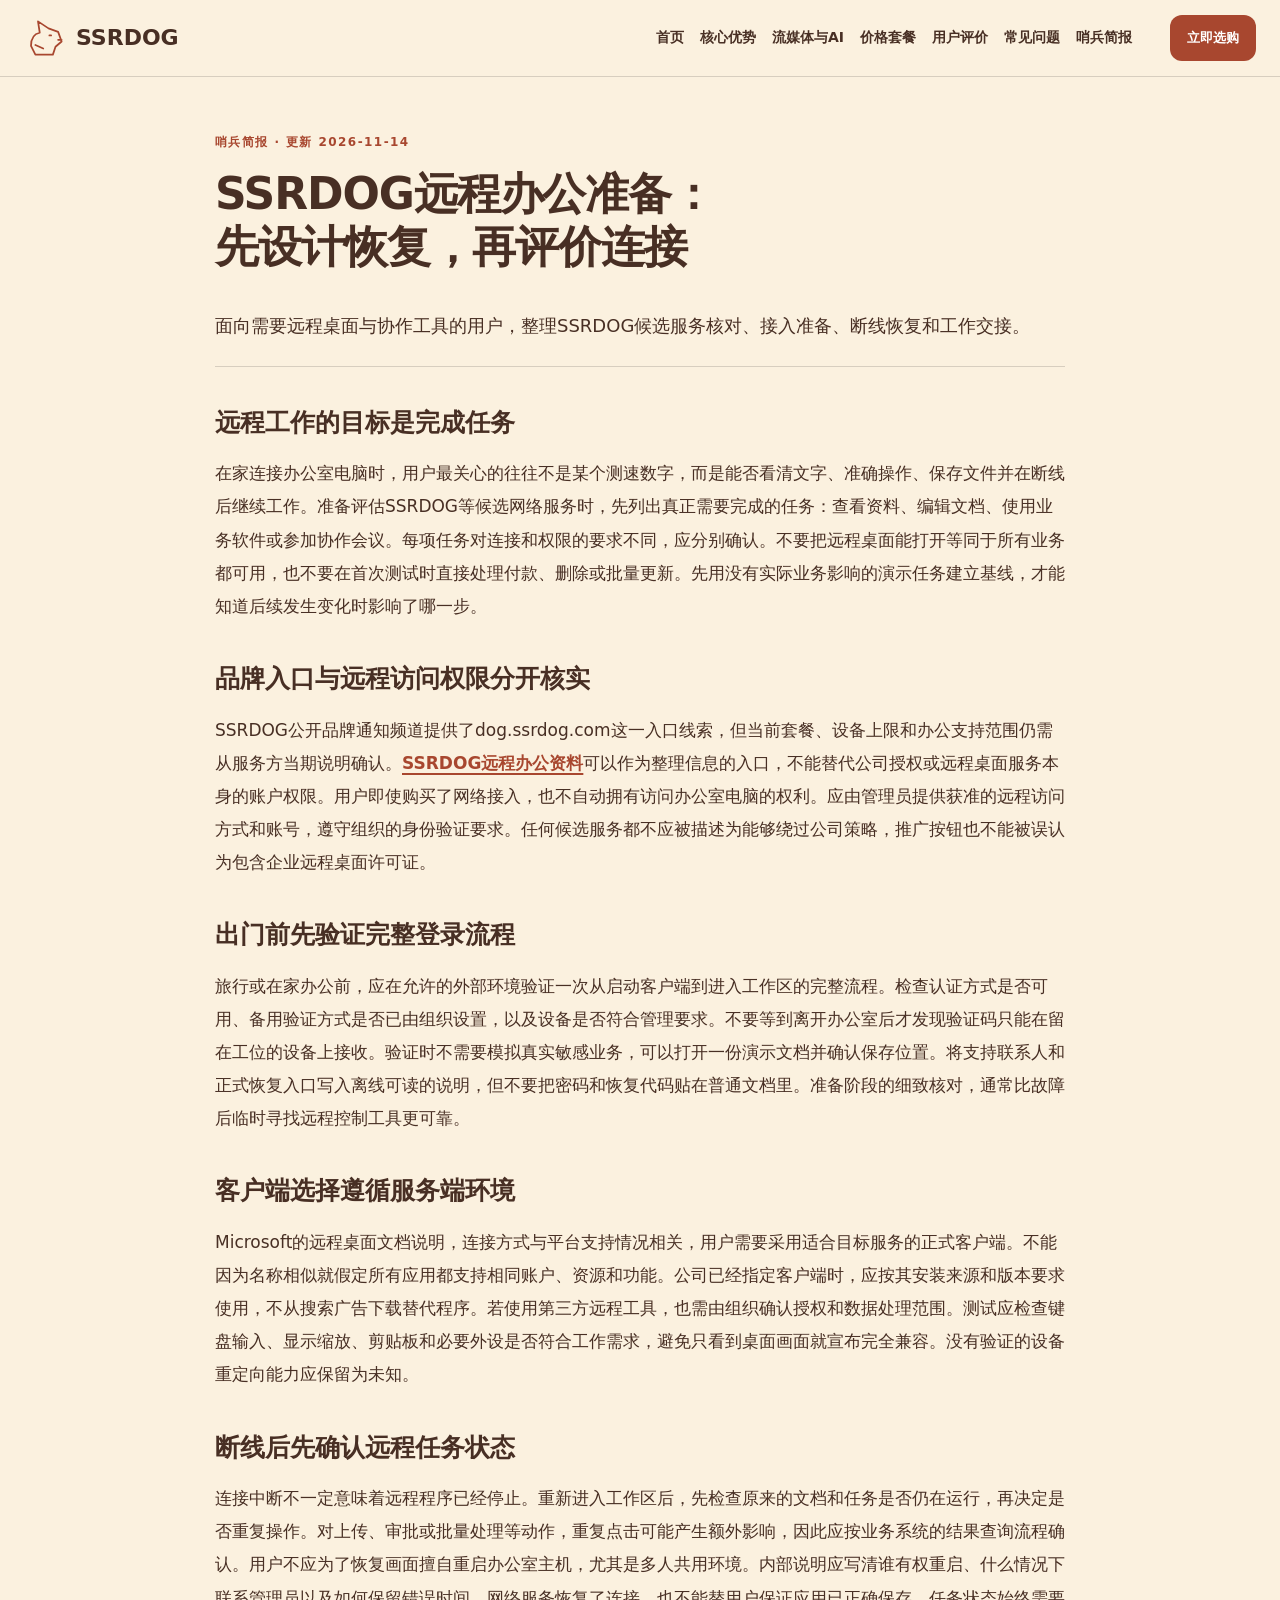
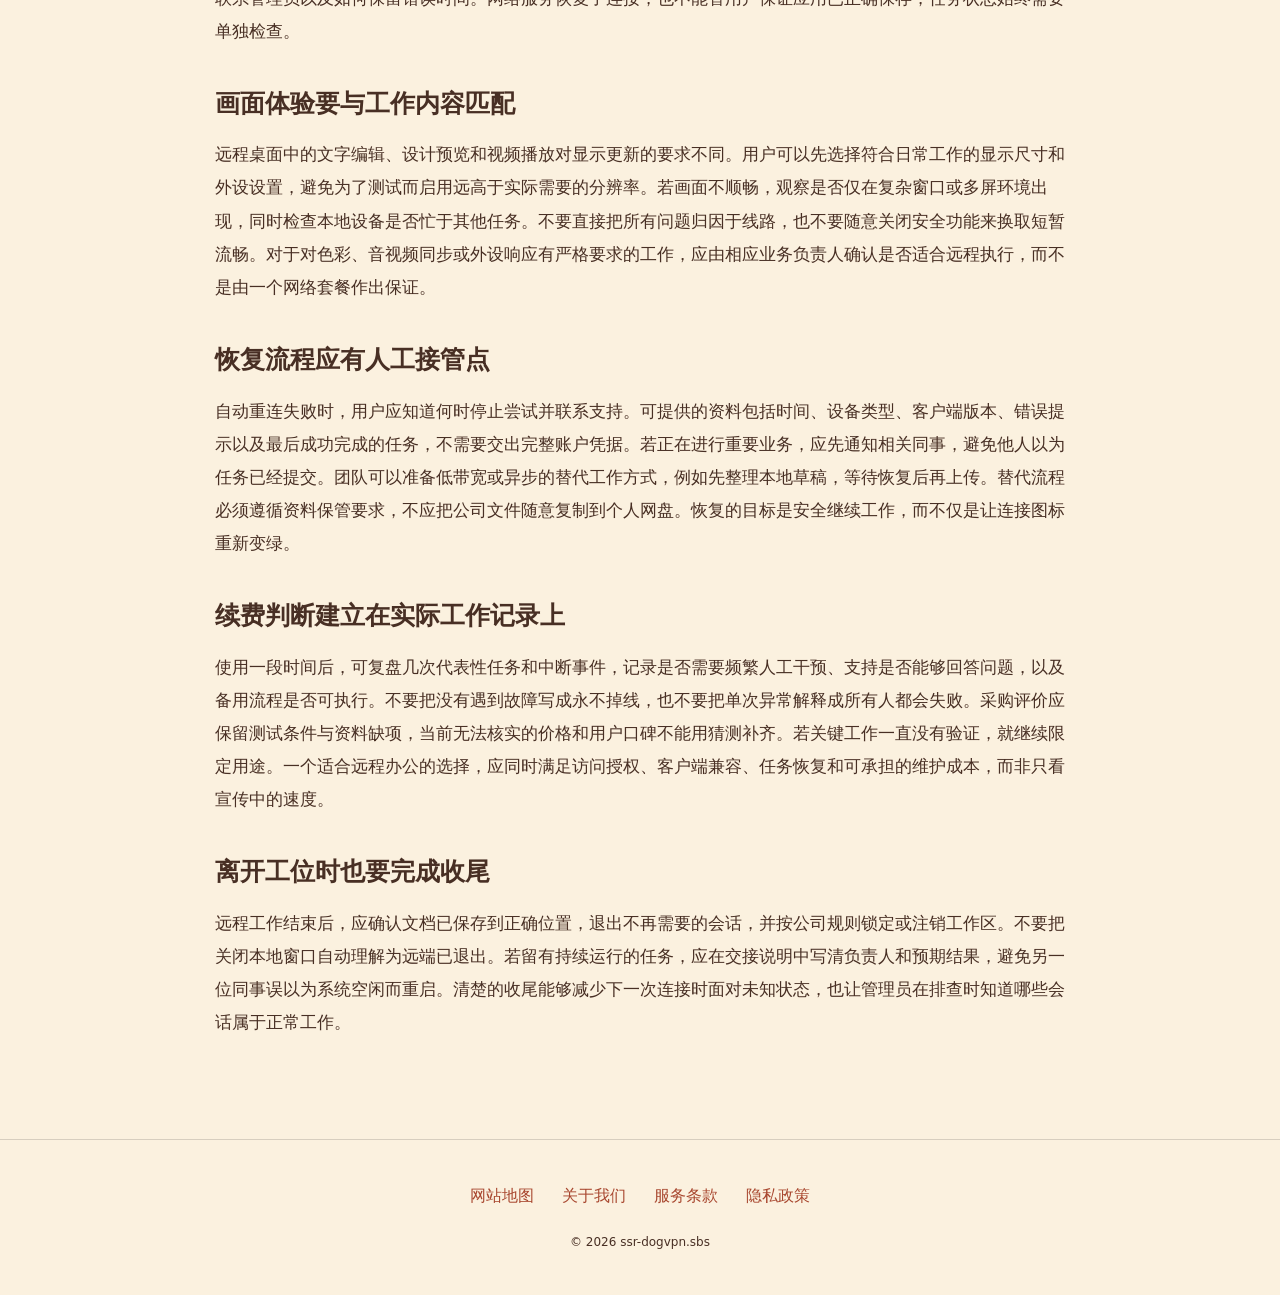
<file: ssrdog-remote-desktop-rdp-smoothness.html>
<!DOCTYPE html>
<html lang="zh-CN"><head><meta charset="UTF-8"><meta name="viewport" content="width=device-width,initial-scale=1"><title>SSRDOG远程办公准备：先设计恢复，再评价连接｜SSRDOG</title><meta name="description" content="面向需要远程桌面与协作工具的用户，整理SSRDOG候选服务核对、接入准备、断线恢复和工作交接。"><meta name="keywords" content="SSRDOG,SSRDOG远程办公准备：先设计恢复，再评价连接,远程工作的目标是完成任务,网络使用指南"><link rel="canonical" href="https://ssr-dogvpn.sbs/ssrdog-remote-desktop-rdp-smoothness.html"><meta property="og:type" content="article"><meta property="og:title" content="SSRDOG远程办公准备：先设计恢复，再评价连接｜SSRDOG"><meta property="og:description" content="面向需要远程桌面与协作工具的用户，整理SSRDOG候选服务核对、接入准备、断线恢复和工作交接。"><meta property="og:url" content="https://ssr-dogvpn.sbs/ssrdog-remote-desktop-rdp-smoothness.html"><meta property="og:image" content="https://ssr-dogvpn.sbs/share.png"><meta property="og:locale" content="zh_CN"><link rel="icon" href="favicon.svg" type="image/svg+xml"><link rel="stylesheet" href="style.css"><script defer src="menu.js"></script><script type="application/ld+json">{"@context": "https://schema.org", "@type": "Article", "name": "SSRDOG远程办公准备：先设计恢复，再评价连接｜SSRDOG", "url": "https://ssr-dogvpn.sbs/ssrdog-remote-desktop-rdp-smoothness.html", "description": "面向需要远程桌面与协作工具的用户，整理SSRDOG候选服务核对、接入准备、断线恢复和工作交接。", "inLanguage": "zh-CN", "headline": "SSRDOG远程办公准备：先设计恢复，再评价连接｜SSRDOG", "dateModified": "2026-11-14", "image": "https://ssr-dogvpn.sbs/share.png"}</script></head><body class="site-17 hero-A review-2 faq-2 nav-2"><header class="site-header"><div class="nav-wrap"><a class="brand" href="index.html"><svg class="brand-mark" viewBox="0 0 48 48" aria-hidden="true"><path d="M8 33Q8 20 18 18L16 5L28 13L39 17L43 28L36 34L33 43H13Z M29 21H31 M39 26H43 M13 32L22 36" fill="none" stroke="currentColor" stroke-width="2" stroke-linecap="round" stroke-linejoin="round"/></svg><span>SSRDOG</span></a><nav id="site-menu" aria-label="主导航"><a href="index.html">首页</a><a href="index.html#features">核心优势</a><a href="index.html#streaming">流媒体与AI</a><a href="index.html#pricing">价格套餐</a><a href="index.html#testimonials">用户评价</a><a href="index.html#faq">常见问题</a><a href="sentinel-bulletin.html">哨兵简报</a></nav><div class="nav-actions"><a class="button compact" href="https://ww012.twilightaff.com/#/?code=A56DH1Af" target="_blank" rel="sponsored nofollow noopener">立即选购</a><button type="button" class="menu-toggle" aria-label="切换主导航菜单" aria-controls="site-menu" aria-expanded="false"><span></span><span></span></button></div></div></header><main class="site-main"><article class="article-page"><header><span class="eyebrow">哨兵简报 · 更新 2026-11-14</span><h1>SSRDOG远程办公准备：先设计恢复，再评价连接</h1><p class="lead">面向需要远程桌面与协作工具的用户，整理SSRDOG候选服务核对、接入准备、断线恢复和工作交接。</p></header><div class="article-body"><h2>远程工作的目标是完成任务</h2><p>在家连接办公室电脑时，用户最关心的往往不是某个测速数字，而是能否看清文字、准确操作、保存文件并在断线后继续工作。准备评估SSRDOG等候选网络服务时，先列出真正需要完成的任务：查看资料、编辑文档、使用业务软件或参加协作会议。每项任务对连接和权限的要求不同，应分别确认。不要把远程桌面能打开等同于所有业务都可用，也不要在首次测试时直接处理付款、删除或批量更新。先用没有实际业务影响的演示任务建立基线，才能知道后续发生变化时影响了哪一步。</p><h2>品牌入口与远程访问权限分开核实</h2><p>SSRDOG公开品牌通知频道提供了dog.ssrdog.com这一入口线索，但当前套餐、设备上限和办公支持范围仍需从服务方当期说明确认。<a href="index.html">SSRDOG远程办公资料</a>可以作为整理信息的入口，不能替代公司授权或远程桌面服务本身的账户权限。用户即使购买了网络接入，也不自动拥有访问办公室电脑的权利。应由管理员提供获准的远程访问方式和账号，遵守组织的身份验证要求。任何候选服务都不应被描述为能够绕过公司策略，推广按钮也不能被误认为包含企业远程桌面许可证。</p><h2>出门前先验证完整登录流程</h2><p>旅行或在家办公前，应在允许的外部环境验证一次从启动客户端到进入工作区的完整流程。检查认证方式是否可用、备用验证方式是否已由组织设置，以及设备是否符合管理要求。不要等到离开办公室后才发现验证码只能在留在工位的设备上接收。验证时不需要模拟真实敏感业务，可以打开一份演示文档并确认保存位置。将支持联系人和正式恢复入口写入离线可读的说明，但不要把密码和恢复代码贴在普通文档里。准备阶段的细致核对，通常比故障后临时寻找远程控制工具更可靠。</p><h2>客户端选择遵循服务端环境</h2><p>Microsoft的远程桌面文档说明，连接方式与平台支持情况相关，用户需要采用适合目标服务的正式客户端。不能因为名称相似就假定所有应用都支持相同账户、资源和功能。公司已经指定客户端时，应按其安装来源和版本要求使用，不从搜索广告下载替代程序。若使用第三方远程工具，也需由组织确认授权和数据处理范围。测试应检查键盘输入、显示缩放、剪贴板和必要外设是否符合工作需求，避免只看到桌面画面就宣布完全兼容。没有验证的设备重定向能力应保留为未知。</p><h2>断线后先确认远程任务状态</h2><p>连接中断不一定意味着远程程序已经停止。重新进入工作区后，先检查原来的文档和任务是否仍在运行，再决定是否重复操作。对上传、审批或批量处理等动作，重复点击可能产生额外影响，因此应按业务系统的结果查询流程确认。用户不应为了恢复画面擅自重启办公室主机，尤其是多人共用环境。内部说明应写清谁有权重启、什么情况下联系管理员以及如何保留错误时间。网络服务恢复了连接，也不能替用户保证应用已正确保存，任务状态始终需要单独检查。</p><h2>画面体验要与工作内容匹配</h2><p>远程桌面中的文字编辑、设计预览和视频播放对显示更新的要求不同。用户可以先选择符合日常工作的显示尺寸和外设设置，避免为了测试而启用远高于实际需要的分辨率。若画面不顺畅，观察是否仅在复杂窗口或多屏环境出现，同时检查本地设备是否忙于其他任务。不要直接把所有问题归因于线路，也不要随意关闭安全功能来换取短暂流畅。对于对色彩、音视频同步或外设响应有严格要求的工作，应由相应业务负责人确认是否适合远程执行，而不是由一个网络套餐作出保证。</p><h2>恢复流程应有人工接管点</h2><p>自动重连失败时，用户应知道何时停止尝试并联系支持。可提供的资料包括时间、设备类型、客户端版本、错误提示以及最后成功完成的任务，不需要交出完整账户凭据。若正在进行重要业务，应先通知相关同事，避免他人以为任务已经提交。团队可以准备低带宽或异步的替代工作方式，例如先整理本地草稿，等待恢复后再上传。替代流程必须遵循资料保管要求，不应把公司文件随意复制到个人网盘。恢复的目标是安全继续工作，而不仅是让连接图标重新变绿。</p><h2>续费判断建立在实际工作记录上</h2><p>使用一段时间后，可复盘几次代表性任务和中断事件，记录是否需要频繁人工干预、支持是否能够回答问题，以及备用流程是否可执行。不要把没有遇到故障写成永不掉线，也不要把单次异常解释成所有人都会失败。采购评价应保留测试条件与资料缺项，当前无法核实的价格和用户口碑不能用猜测补齐。若关键工作一直没有验证，就继续限定用途。一个适合远程办公的选择，应同时满足访问授权、客户端兼容、任务恢复和可承担的维护成本，而非只看宣传中的速度。</p><h2>离开工位时也要完成收尾</h2><p>远程工作结束后，应确认文档已保存到正确位置，退出不再需要的会话，并按公司规则锁定或注销工作区。不要把关闭本地窗口自动理解为远端已退出。若留有持续运行的任务，应在交接说明中写清负责人和预期结果，避免另一位同事误以为系统空闲而重启。清楚的收尾能够减少下一次连接时面对未知状态，也让管理员在排查时知道哪些会话属于正常工作。</p></div></article></main><footer class="site-footer"><nav aria-label="页脚导航"><a href="sitemap.html">网站地图</a><a href="about.html">关于我们</a><a href="terms.html">服务条款</a><a href="privacy.html">隐私政策</a></nav><p>© 2026 ssr-dogvpn.sbs</p></footer></body></html>
</file>
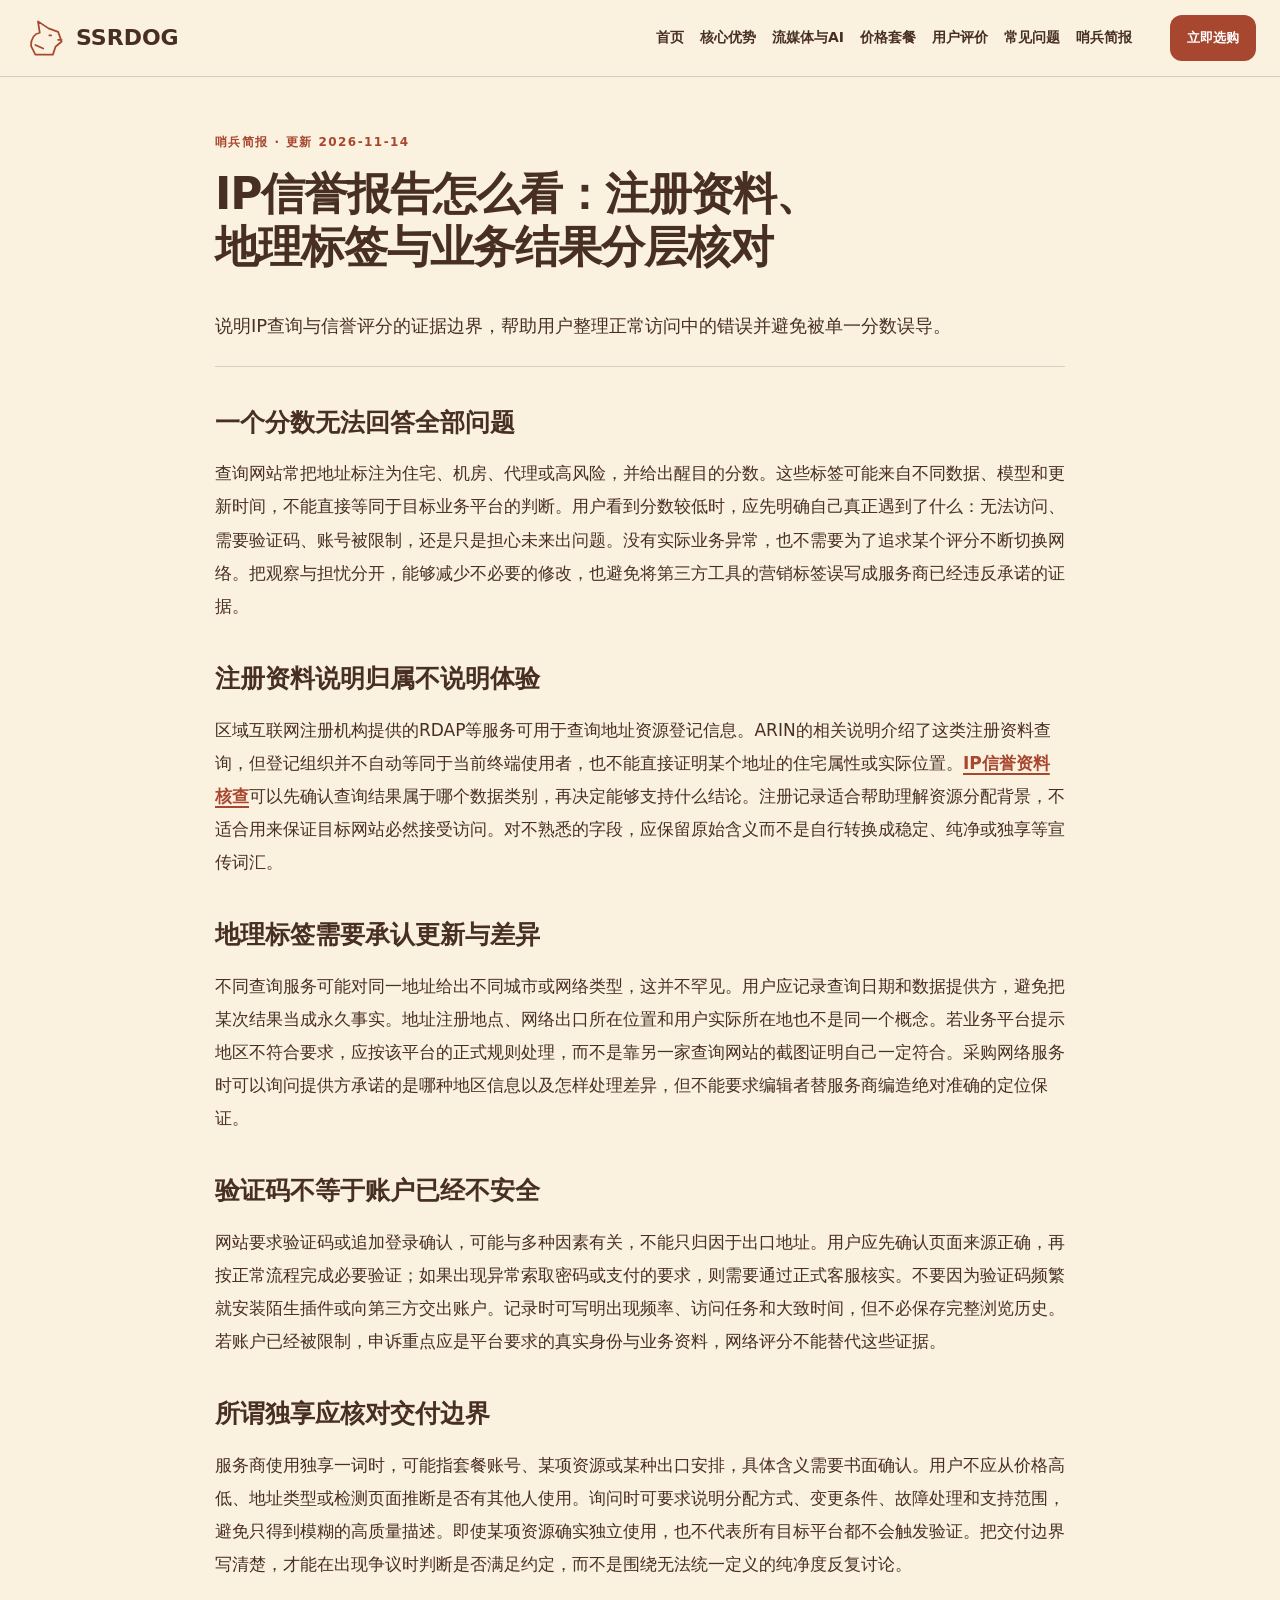
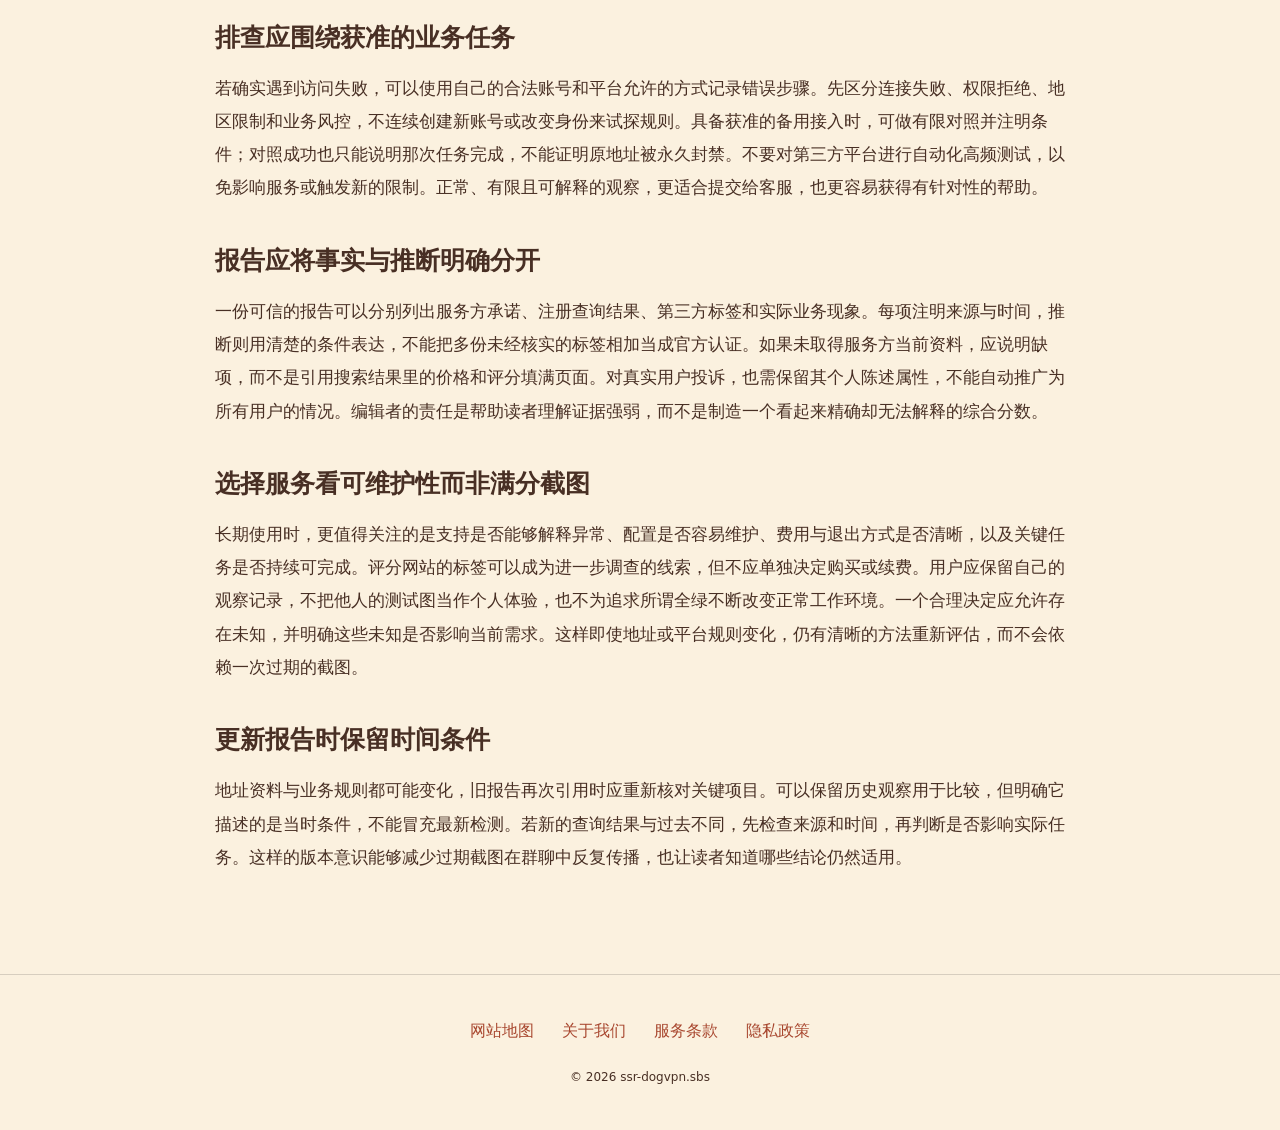
<file: ssrdog-residential-cleanliness-score-audit.html>
<!DOCTYPE html>
<html lang="zh-CN"><head><meta charset="UTF-8"><meta name="viewport" content="width=device-width,initial-scale=1"><title>IP信誉报告怎么看：注册资料、地理标签与业务结果分层核对｜SSRDOG</title><meta name="description" content="说明IP查询与信誉评分的证据边界，帮助用户整理正常访问中的错误并避免被单一分数误导。"><meta name="keywords" content="SSRDOG,IP信誉报告怎么看：注册资料、地理标签与业务结果分层核对,一个分数无法回答全部问题,网络使用指南"><link rel="canonical" href="https://ssr-dogvpn.sbs/ssrdog-residential-cleanliness-score-audit.html"><meta property="og:type" content="article"><meta property="og:title" content="IP信誉报告怎么看：注册资料、地理标签与业务结果分层核对｜SSRDOG"><meta property="og:description" content="说明IP查询与信誉评分的证据边界，帮助用户整理正常访问中的错误并避免被单一分数误导。"><meta property="og:url" content="https://ssr-dogvpn.sbs/ssrdog-residential-cleanliness-score-audit.html"><meta property="og:image" content="https://ssr-dogvpn.sbs/share.png"><meta property="og:locale" content="zh_CN"><link rel="icon" href="favicon.svg" type="image/svg+xml"><link rel="stylesheet" href="style.css"><script defer src="menu.js"></script><script type="application/ld+json">{"@context": "https://schema.org", "@type": "Article", "name": "IP信誉报告怎么看：注册资料、地理标签与业务结果分层核对｜SSRDOG", "url": "https://ssr-dogvpn.sbs/ssrdog-residential-cleanliness-score-audit.html", "description": "说明IP查询与信誉评分的证据边界，帮助用户整理正常访问中的错误并避免被单一分数误导。", "inLanguage": "zh-CN", "headline": "IP信誉报告怎么看：注册资料、地理标签与业务结果分层核对｜SSRDOG", "dateModified": "2026-11-14", "image": "https://ssr-dogvpn.sbs/share.png"}</script></head><body class="site-17 hero-A review-2 faq-2 nav-2"><header class="site-header"><div class="nav-wrap"><a class="brand" href="index.html"><svg class="brand-mark" viewBox="0 0 48 48" aria-hidden="true"><path d="M8 33Q8 20 18 18L16 5L28 13L39 17L43 28L36 34L33 43H13Z M29 21H31 M39 26H43 M13 32L22 36" fill="none" stroke="currentColor" stroke-width="2" stroke-linecap="round" stroke-linejoin="round"/></svg><span>SSRDOG</span></a><nav id="site-menu" aria-label="主导航"><a href="index.html">首页</a><a href="index.html#features">核心优势</a><a href="index.html#streaming">流媒体与AI</a><a href="index.html#pricing">价格套餐</a><a href="index.html#testimonials">用户评价</a><a href="index.html#faq">常见问题</a><a href="sentinel-bulletin.html">哨兵简报</a></nav><div class="nav-actions"><a class="button compact" href="https://ww012.twilightaff.com/#/?code=A56DH1Af" target="_blank" rel="sponsored nofollow noopener">立即选购</a><button type="button" class="menu-toggle" aria-label="切换主导航菜单" aria-controls="site-menu" aria-expanded="false"><span></span><span></span></button></div></div></header><main class="site-main"><article class="article-page"><header><span class="eyebrow">哨兵简报 · 更新 2026-11-14</span><h1>IP信誉报告怎么看：注册资料、地理标签与业务结果分层核对</h1><p class="lead">说明IP查询与信誉评分的证据边界，帮助用户整理正常访问中的错误并避免被单一分数误导。</p></header><div class="article-body"><h2>一个分数无法回答全部问题</h2><p>查询网站常把地址标注为住宅、机房、代理或高风险，并给出醒目的分数。这些标签可能来自不同数据、模型和更新时间，不能直接等同于目标业务平台的判断。用户看到分数较低时，应先明确自己真正遇到了什么：无法访问、需要验证码、账号被限制，还是只是担心未来出问题。没有实际业务异常，也不需要为了追求某个评分不断切换网络。把观察与担忧分开，能够减少不必要的修改，也避免将第三方工具的营销标签误写成服务商已经违反承诺的证据。</p><h2>注册资料说明归属不说明体验</h2><p>区域互联网注册机构提供的RDAP等服务可用于查询地址资源登记信息。ARIN的相关说明介绍了这类注册资料查询，但登记组织并不自动等同于当前终端使用者，也不能直接证明某个地址的住宅属性或实际位置。<a href="https://dajichang.mom/" target="_blank" rel="noopener">IP信誉资料核查</a>可以先确认查询结果属于哪个数据类别，再决定能够支持什么结论。注册记录适合帮助理解资源分配背景，不适合用来保证目标网站必然接受访问。对不熟悉的字段，应保留原始含义而不是自行转换成稳定、纯净或独享等宣传词汇。</p><h2>地理标签需要承认更新与差异</h2><p>不同查询服务可能对同一地址给出不同城市或网络类型，这并不罕见。用户应记录查询日期和数据提供方，避免把某次结果当成永久事实。地址注册地点、网络出口所在位置和用户实际所在地也不是同一个概念。若业务平台提示地区不符合要求，应按该平台的正式规则处理，而不是靠另一家查询网站的截图证明自己一定符合。采购网络服务时可以询问提供方承诺的是哪种地区信息以及怎样处理差异，但不能要求编辑者替服务商编造绝对准确的定位保证。</p><h2>验证码不等于账户已经不安全</h2><p>网站要求验证码或追加登录确认，可能与多种因素有关，不能只归因于出口地址。用户应先确认页面来源正确，再按正常流程完成必要验证；如果出现异常索取密码或支付的要求，则需要通过正式客服核实。不要因为验证码频繁就安装陌生插件或向第三方交出账户。记录时可写明出现频率、访问任务和大致时间，但不必保存完整浏览历史。若账户已经被限制，申诉重点应是平台要求的真实身份与业务资料，网络评分不能替代这些证据。</p><h2>所谓独享应核对交付边界</h2><p>服务商使用独享一词时，可能指套餐账号、某项资源或某种出口安排，具体含义需要书面确认。用户不应从价格高低、地址类型或检测页面推断是否有其他人使用。询问时可要求说明分配方式、变更条件、故障处理和支持范围，避免只得到模糊的高质量描述。即使某项资源确实独立使用，也不代表所有目标平台都不会触发验证。把交付边界写清楚，才能在出现争议时判断是否满足约定，而不是围绕无法统一定义的纯净度反复讨论。</p><h2>排查应围绕获准的业务任务</h2><p>若确实遇到访问失败，可以使用自己的合法账号和平台允许的方式记录错误步骤。先区分连接失败、权限拒绝、地区限制和业务风控，不连续创建新账号或改变身份来试探规则。具备获准的备用接入时，可做有限对照并注明条件；对照成功也只能说明那次任务完成，不能证明原地址被永久封禁。不要对第三方平台进行自动化高频测试，以免影响服务或触发新的限制。正常、有限且可解释的观察，更适合提交给客服，也更容易获得有针对性的帮助。</p><h2>报告应将事实与推断明确分开</h2><p>一份可信的报告可以分别列出服务方承诺、注册查询结果、第三方标签和实际业务现象。每项注明来源与时间，推断则用清楚的条件表达，不能把多份未经核实的标签相加当成官方认证。如果未取得服务方当前资料，应说明缺项，而不是引用搜索结果里的价格和评分填满页面。对真实用户投诉，也需保留其个人陈述属性，不能自动推广为所有用户的情况。编辑者的责任是帮助读者理解证据强弱，而不是制造一个看起来精确却无法解释的综合分数。</p><h2>选择服务看可维护性而非满分截图</h2><p>长期使用时，更值得关注的是支持是否能够解释异常、配置是否容易维护、费用与退出方式是否清晰，以及关键任务是否持续可完成。评分网站的标签可以成为进一步调查的线索，但不应单独决定购买或续费。用户应保留自己的观察记录，不把他人的测试图当作个人体验，也不为追求所谓全绿不断改变正常工作环境。一个合理决定应允许存在未知，并明确这些未知是否影响当前需求。这样即使地址或平台规则变化，仍有清晰的方法重新评估，而不会依赖一次过期的截图。</p><h2>更新报告时保留时间条件</h2><p>地址资料与业务规则都可能变化，旧报告再次引用时应重新核对关键项目。可以保留历史观察用于比较，但明确它描述的是当时条件，不能冒充最新检测。若新的查询结果与过去不同，先检查来源和时间，再判断是否影响实际任务。这样的版本意识能够减少过期截图在群聊中反复传播，也让读者知道哪些结论仍然适用。</p></div></article></main><footer class="site-footer"><nav aria-label="页脚导航"><a href="sitemap.html">网站地图</a><a href="about.html">关于我们</a><a href="terms.html">服务条款</a><a href="privacy.html">隐私政策</a></nav><p>© 2026 ssr-dogvpn.sbs</p></footer></body></html>
</file>
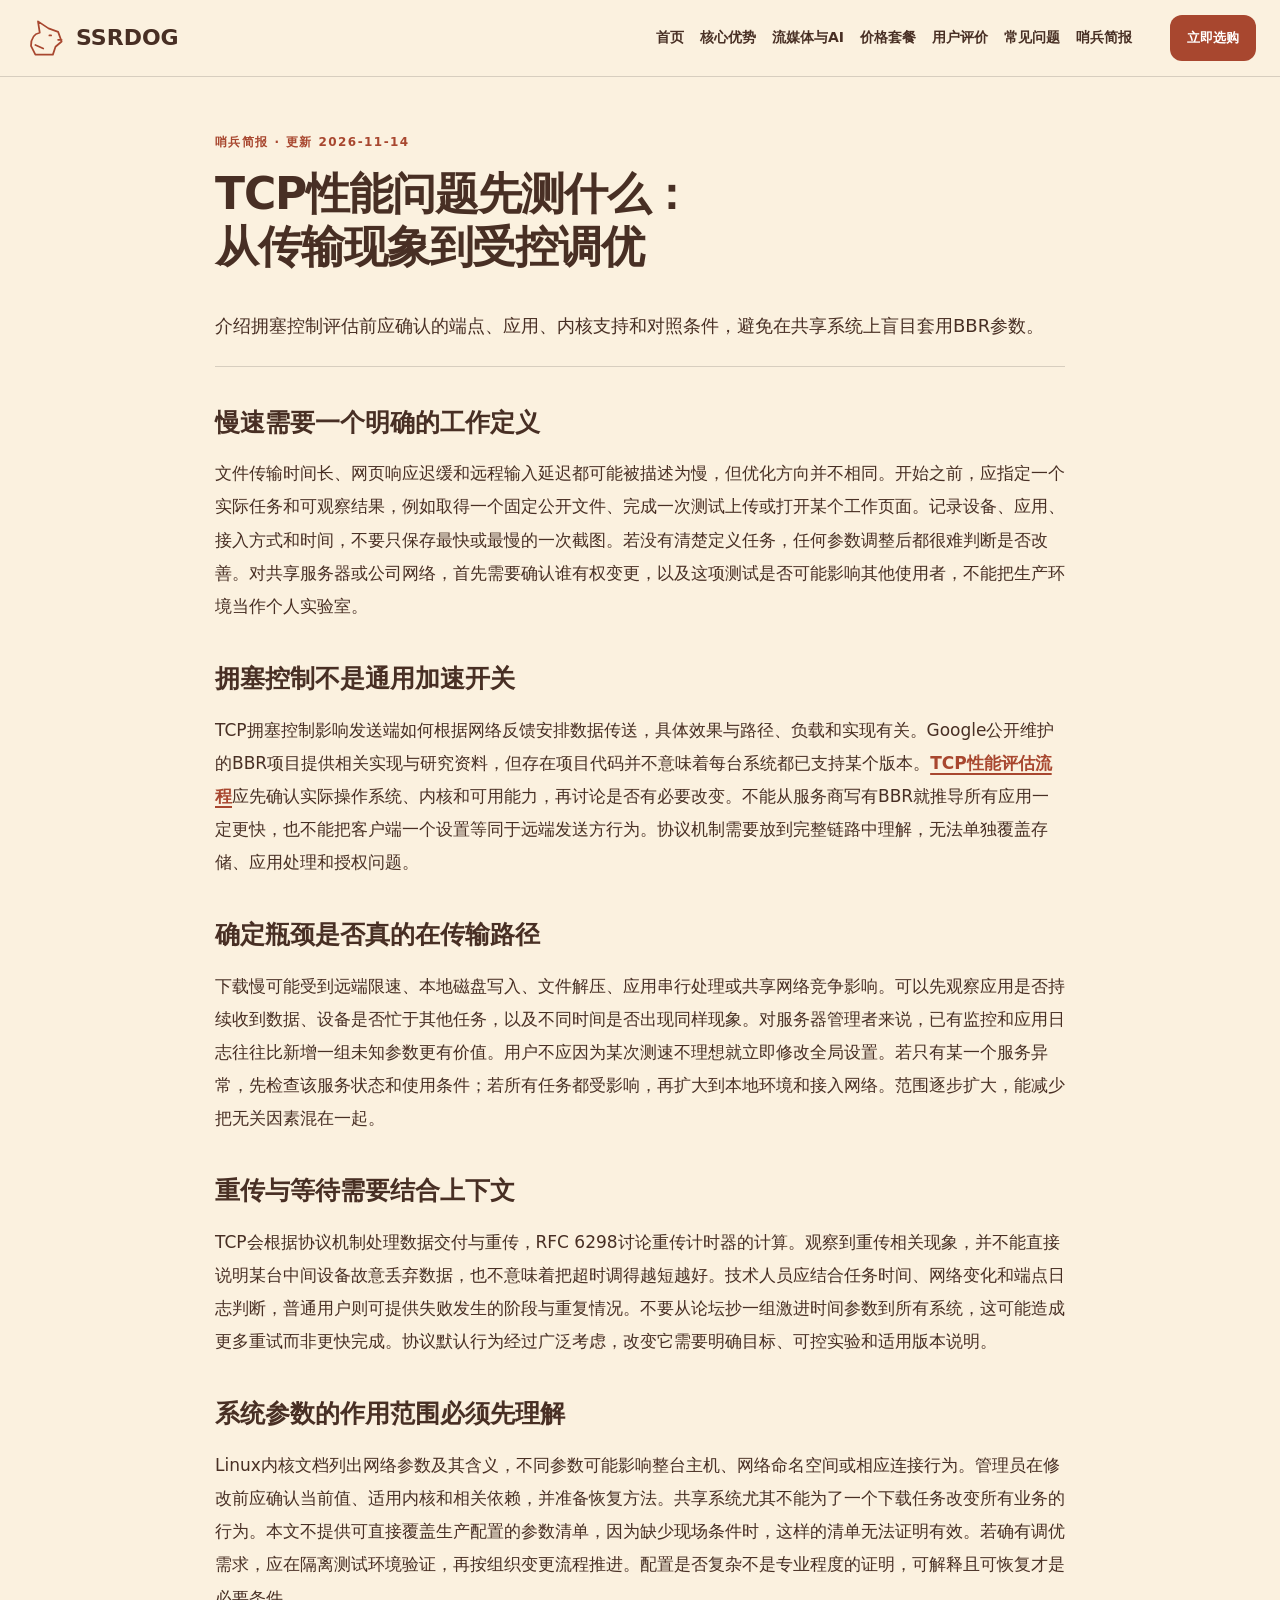
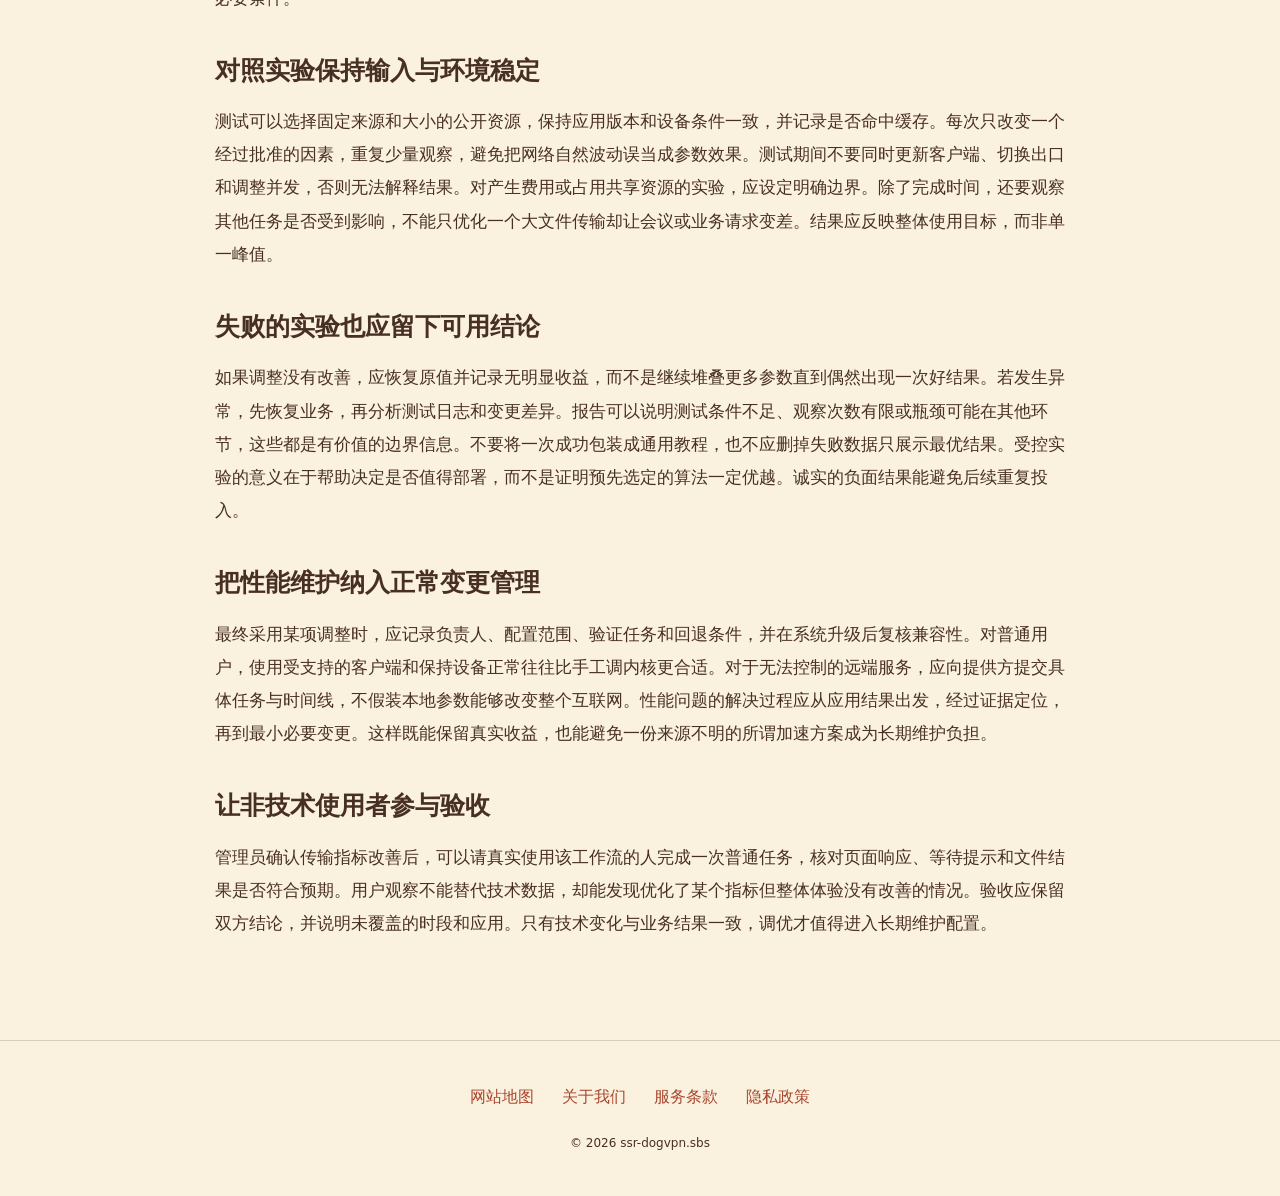
<file: ssrdog-tcp-bbrv3-congestion-tuning.html>
<!DOCTYPE html>
<html lang="zh-CN"><head><meta charset="UTF-8"><meta name="viewport" content="width=device-width,initial-scale=1"><title>TCP性能问题先测什么：从传输现象到受控调优｜SSRDOG</title><meta name="description" content="介绍拥塞控制评估前应确认的端点、应用、内核支持和对照条件，避免在共享系统上盲目套用BBR参数。"><meta name="keywords" content="SSRDOG,TCP性能问题先测什么：从传输现象到受控调优,慢速需要一个明确的工作定义,网络使用指南"><link rel="canonical" href="https://ssr-dogvpn.sbs/ssrdog-tcp-bbrv3-congestion-tuning.html"><meta property="og:type" content="article"><meta property="og:title" content="TCP性能问题先测什么：从传输现象到受控调优｜SSRDOG"><meta property="og:description" content="介绍拥塞控制评估前应确认的端点、应用、内核支持和对照条件，避免在共享系统上盲目套用BBR参数。"><meta property="og:url" content="https://ssr-dogvpn.sbs/ssrdog-tcp-bbrv3-congestion-tuning.html"><meta property="og:image" content="https://ssr-dogvpn.sbs/share.png"><meta property="og:locale" content="zh_CN"><link rel="icon" href="favicon.svg" type="image/svg+xml"><link rel="stylesheet" href="style.css"><script defer src="menu.js"></script><script type="application/ld+json">{"@context": "https://schema.org", "@type": "Article", "name": "TCP性能问题先测什么：从传输现象到受控调优｜SSRDOG", "url": "https://ssr-dogvpn.sbs/ssrdog-tcp-bbrv3-congestion-tuning.html", "description": "介绍拥塞控制评估前应确认的端点、应用、内核支持和对照条件，避免在共享系统上盲目套用BBR参数。", "inLanguage": "zh-CN", "headline": "TCP性能问题先测什么：从传输现象到受控调优｜SSRDOG", "dateModified": "2026-11-14", "image": "https://ssr-dogvpn.sbs/share.png"}</script></head><body class="site-17 hero-A review-2 faq-2 nav-2"><header class="site-header"><div class="nav-wrap"><a class="brand" href="index.html"><svg class="brand-mark" viewBox="0 0 48 48" aria-hidden="true"><path d="M8 33Q8 20 18 18L16 5L28 13L39 17L43 28L36 34L33 43H13Z M29 21H31 M39 26H43 M13 32L22 36" fill="none" stroke="currentColor" stroke-width="2" stroke-linecap="round" stroke-linejoin="round"/></svg><span>SSRDOG</span></a><nav id="site-menu" aria-label="主导航"><a href="index.html">首页</a><a href="index.html#features">核心优势</a><a href="index.html#streaming">流媒体与AI</a><a href="index.html#pricing">价格套餐</a><a href="index.html#testimonials">用户评价</a><a href="index.html#faq">常见问题</a><a href="sentinel-bulletin.html">哨兵简报</a></nav><div class="nav-actions"><a class="button compact" href="https://ww012.twilightaff.com/#/?code=A56DH1Af" target="_blank" rel="sponsored nofollow noopener">立即选购</a><button type="button" class="menu-toggle" aria-label="切换主导航菜单" aria-controls="site-menu" aria-expanded="false"><span></span><span></span></button></div></div></header><main class="site-main"><article class="article-page"><header><span class="eyebrow">哨兵简报 · 更新 2026-11-14</span><h1>TCP性能问题先测什么：从传输现象到受控调优</h1><p class="lead">介绍拥塞控制评估前应确认的端点、应用、内核支持和对照条件，避免在共享系统上盲目套用BBR参数。</p></header><div class="article-body"><h2>慢速需要一个明确的工作定义</h2><p>文件传输时间长、网页响应迟缓和远程输入延迟都可能被描述为慢，但优化方向并不相同。开始之前，应指定一个实际任务和可观察结果，例如取得一个固定公开文件、完成一次测试上传或打开某个工作页面。记录设备、应用、接入方式和时间，不要只保存最快或最慢的一次截图。若没有清楚定义任务，任何参数调整后都很难判断是否改善。对共享服务器或公司网络，首先需要确认谁有权变更，以及这项测试是否可能影响其他使用者，不能把生产环境当作个人实验室。</p><h2>拥塞控制不是通用加速开关</h2><p>TCP拥塞控制影响发送端如何根据网络反馈安排数据传送，具体效果与路径、负载和实现有关。Google公开维护的BBR项目提供相关实现与研究资料，但存在项目代码并不意味着每台系统都已支持某个版本。<a href="https://dajichang.mom/" target="_blank" rel="noopener">TCP性能评估流程</a>应先确认实际操作系统、内核和可用能力，再讨论是否有必要改变。不能从服务商写有BBR就推导所有应用一定更快，也不能把客户端一个设置等同于远端发送方行为。协议机制需要放到完整链路中理解，无法单独覆盖存储、应用处理和授权问题。</p><h2>确定瓶颈是否真的在传输路径</h2><p>下载慢可能受到远端限速、本地磁盘写入、文件解压、应用串行处理或共享网络竞争影响。可以先观察应用是否持续收到数据、设备是否忙于其他任务，以及不同时间是否出现同样现象。对服务器管理者来说，已有监控和应用日志往往比新增一组未知参数更有价值。用户不应因为某次测速不理想就立即修改全局设置。若只有某一个服务异常，先检查该服务状态和使用条件；若所有任务都受影响，再扩大到本地环境和接入网络。范围逐步扩大，能减少把无关因素混在一起。</p><h2>重传与等待需要结合上下文</h2><p>TCP会根据协议机制处理数据交付与重传，RFC 6298讨论重传计时器的计算。观察到重传相关现象，并不能直接说明某台中间设备故意丢弃数据，也不意味着把超时调得越短越好。技术人员应结合任务时间、网络变化和端点日志判断，普通用户则可提供失败发生的阶段与重复情况。不要从论坛抄一组激进时间参数到所有系统，这可能造成更多重试而非更快完成。协议默认行为经过广泛考虑，改变它需要明确目标、可控实验和适用版本说明。</p><h2>系统参数的作用范围必须先理解</h2><p>Linux内核文档列出网络参数及其含义，不同参数可能影响整台主机、网络命名空间或相应连接行为。管理员在修改前应确认当前值、适用内核和相关依赖，并准备恢复方法。共享系统尤其不能为了一个下载任务改变所有业务的行为。本文不提供可直接覆盖生产配置的参数清单，因为缺少现场条件时，这样的清单无法证明有效。若确有调优需求，应在隔离测试环境验证，再按组织变更流程推进。配置是否复杂不是专业程度的证明，可解释且可恢复才是必要条件。</p><h2>对照实验保持输入与环境稳定</h2><p>测试可以选择固定来源和大小的公开资源，保持应用版本和设备条件一致，并记录是否命中缓存。每次只改变一个经过批准的因素，重复少量观察，避免把网络自然波动误当成参数效果。测试期间不要同时更新客户端、切换出口和调整并发，否则无法解释结果。对产生费用或占用共享资源的实验，应设定明确边界。除了完成时间，还要观察其他任务是否受到影响，不能只优化一个大文件传输却让会议或业务请求变差。结果应反映整体使用目标，而非单一峰值。</p><h2>失败的实验也应留下可用结论</h2><p>如果调整没有改善，应恢复原值并记录无明显收益，而不是继续堆叠更多参数直到偶然出现一次好结果。若发生异常，先恢复业务，再分析测试日志和变更差异。报告可以说明测试条件不足、观察次数有限或瓶颈可能在其他环节，这些都是有价值的边界信息。不要将一次成功包装成通用教程，也不应删掉失败数据只展示最优结果。受控实验的意义在于帮助决定是否值得部署，而不是证明预先选定的算法一定优越。诚实的负面结果能避免后续重复投入。</p><h2>把性能维护纳入正常变更管理</h2><p>最终采用某项调整时，应记录负责人、配置范围、验证任务和回退条件，并在系统升级后复核兼容性。对普通用户，使用受支持的客户端和保持设备正常往往比手工调内核更合适。对于无法控制的远端服务，应向提供方提交具体任务与时间线，不假装本地参数能够改变整个互联网。性能问题的解决过程应从应用结果出发，经过证据定位，再到最小必要变更。这样既能保留真实收益，也能避免一份来源不明的所谓加速方案成为长期维护负担。</p><h2>让非技术使用者参与验收</h2><p>管理员确认传输指标改善后，可以请真实使用该工作流的人完成一次普通任务，核对页面响应、等待提示和文件结果是否符合预期。用户观察不能替代技术数据，却能发现优化了某个指标但整体体验没有改善的情况。验收应保留双方结论，并说明未覆盖的时段和应用。只有技术变化与业务结果一致，调优才值得进入长期维护配置。</p></div></article></main><footer class="site-footer"><nav aria-label="页脚导航"><a href="sitemap.html">网站地图</a><a href="about.html">关于我们</a><a href="terms.html">服务条款</a><a href="privacy.html">隐私政策</a></nav><p>© 2026 ssr-dogvpn.sbs</p></footer></body></html>
</file>
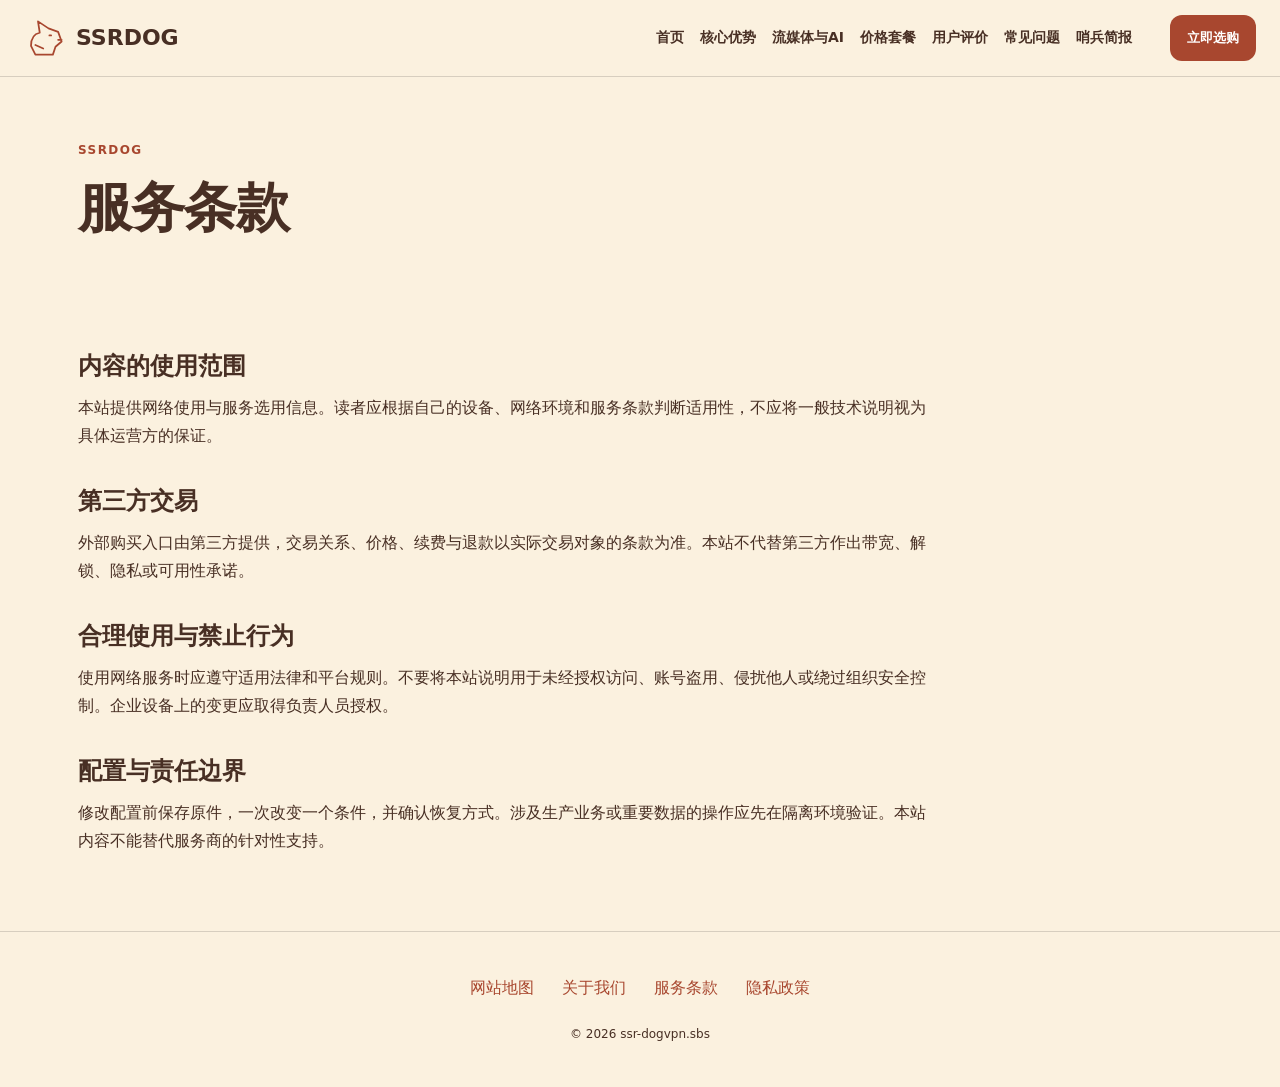
<file: terms.html>
<!DOCTYPE html>
<html lang="zh-CN"><head><meta charset="UTF-8"><meta name="viewport" content="width=device-width,initial-scale=1"><title>服务条款｜SSRDOG·哨兵简报</title><meta name="description" content="哨兵简报的服务条款：说明SSRDOG资料整理、内容使用与第三方服务边界。"><meta name="keywords" content="SSRDOG,服务条款,哨兵简报,网络使用指南"><link rel="canonical" href="https://ssr-dogvpn.sbs/terms.html"><meta property="og:type" content="website"><meta property="og:title" content="服务条款｜SSRDOG·哨兵简报"><meta property="og:description" content="哨兵简报的服务条款：说明SSRDOG资料整理、内容使用与第三方服务边界。"><meta property="og:url" content="https://ssr-dogvpn.sbs/terms.html"><meta property="og:image" content="https://ssr-dogvpn.sbs/share.png"><meta property="og:locale" content="zh_CN"><link rel="icon" href="favicon.svg" type="image/svg+xml"><link rel="stylesheet" href="style.css"><script defer src="menu.js"></script><script type="application/ld+json">{"@context": "https://schema.org", "@type": "WebPage", "name": "服务条款｜SSRDOG·哨兵简报", "url": "https://ssr-dogvpn.sbs/terms.html", "description": "哨兵简报的服务条款：说明SSRDOG资料整理、内容使用与第三方服务边界。", "inLanguage": "zh-CN"}</script></head><body class="site-17 hero-A review-2 faq-2 nav-2"><header class="site-header"><div class="nav-wrap"><a class="brand" href="index.html"><svg class="brand-mark" viewBox="0 0 48 48" aria-hidden="true"><path d="M8 33Q8 20 18 18L16 5L28 13L39 17L43 28L36 34L33 43H13Z M29 21H31 M39 26H43 M13 32L22 36" fill="none" stroke="currentColor" stroke-width="2" stroke-linecap="round" stroke-linejoin="round"/></svg><span>SSRDOG</span></a><nav id="site-menu" aria-label="主导航"><a href="index.html">首页</a><a href="index.html#features">核心优势</a><a href="index.html#streaming">流媒体与AI</a><a href="index.html#pricing">价格套餐</a><a href="index.html#testimonials">用户评价</a><a href="index.html#faq">常见问题</a><a href="sentinel-bulletin.html">哨兵简报</a></nav><div class="nav-actions"><a class="button compact" href="https://ww012.twilightaff.com/#/?code=A56DH1Af" target="_blank" rel="sponsored nofollow noopener">立即选购</a><button type="button" class="menu-toggle" aria-label="切换主导航菜单" aria-controls="site-menu" aria-expanded="false"><span></span><span></span></button></div></div></header><main class="site-main"><header class="page-heading"><span class="eyebrow">SSRDOG</span><h1>服务条款</h1></header><div class="prose"><h2>内容的使用范围</h2><p>本站提供网络使用与服务选用信息。读者应根据自己的设备、网络环境和服务条款判断适用性，不应将一般技术说明视为具体运营方的保证。</p><h2>第三方交易</h2><p>外部购买入口由第三方提供，交易关系、价格、续费与退款以实际交易对象的条款为准。本站不代替第三方作出带宽、解锁、隐私或可用性承诺。</p><h2>合理使用与禁止行为</h2><p>使用网络服务时应遵守适用法律和平台规则。不要将本站说明用于未经授权访问、账号盗用、侵扰他人或绕过组织安全控制。企业设备上的变更应取得负责人员授权。</p><h2>配置与责任边界</h2><p>修改配置前保存原件，一次改变一个条件，并确认恢复方式。涉及生产业务或重要数据的操作应先在隔离环境验证。本站内容不能替代服务商的针对性支持。</p></div></main><footer class="site-footer"><nav aria-label="页脚导航"><a href="sitemap.html">网站地图</a><a href="about.html">关于我们</a><a href="terms.html">服务条款</a><a href="privacy.html">隐私政策</a></nav><p>© 2026 ssr-dogvpn.sbs</p></footer></body></html>
</file>
<file: style.css>
:root{--bg:#fbf1df;--ink:#482f24;--accent:#a8472f;--panel:#ffffff70;--line:#00000025;--button-ink:#ffffff;--font:system-ui,-apple-system,"Microsoft YaHei",sans-serif;--width:1180px;--radius:12px;}
*{box-sizing:border-box}html{scroll-behavior:smooth}body{margin:0;background:var(--bg);color:var(--ink);font-family:var(--font);line-height:1.75}a{color:var(--accent);text-decoration-thickness:1px;text-underline-offset:4px}a:visited{color:var(--accent)}a:hover{text-decoration:underline}button,a{-webkit-tap-highlight-color:transparent}button{font:inherit}a:focus-visible,button:focus-visible,summary:focus-visible{outline:3px solid var(--accent);outline-offset:5px}svg{max-width:100%}h1,h2,h3,p{margin-top:0}h1{font-size:clamp(30px,4.2vw,58px);line-height:1.2;letter-spacing:-.025em;max-width:19ch}h2{font-size:clamp(25px,3vw,38px);line-height:1.3;margin-bottom:12px}h3{font-size:19px;line-height:1.5}p{overflow-wrap:anywhere}img{max-width:100%;height:auto}.site-header{position:sticky;top:0;z-index:20;background:var(--bg);border-bottom:1px solid var(--line)}.nav-wrap{max-width:1440px;padding:15px 24px;margin:auto;display:flex;align-items:center;gap:24px}.brand{color:var(--ink)!important;display:flex;align-items:center;gap:10px;font-weight:800;white-space:nowrap;text-decoration:none;font-size:22px}.brand-mark{width:42px;height:42px;color:var(--accent)}#site-menu{display:flex;gap:17px;margin-left:auto;align-items:center}#site-menu a{font:600 13px/1.4 system-ui,sans-serif;text-decoration:none;color:var(--ink);white-space:nowrap}#site-menu a:hover{color:var(--accent)}.nav-actions{display:flex;align-items:center;gap:10px;margin-left:auto}.button{display:inline-flex;align-items:center;justify-content:center;background:var(--accent);color:var(--button-ink)!important;padding:13px 24px;border-radius:var(--radius);font:700 15px/1.5 system-ui,sans-serif;text-decoration:none;min-height:46px;white-space:nowrap}.button:hover{filter:brightness(.94);text-decoration:none}.compact{font-size:13px;padding:10px 17px}.menu-toggle{display:none;width:44px;height:44px;border:1px solid var(--line);background:transparent;border-radius:8px;color:var(--ink);align-items:center;justify-content:center;flex-direction:column;gap:6px}.menu-toggle span{display:block;width:20px;height:2px;background:currentColor}.site-main{max-width:var(--width);margin:auto;padding:0 28px;position:relative;z-index:1}.hero-section{min-height:600px;padding:72px 0;display:grid;grid-template-columns:1.1fr .9fr;gap:52px;align-items:center}.hero-intro{font-size:18px;max-width:40em}.eyebrow{display:block;color:var(--accent);font:700 12px/1.6 system-ui,sans-serif;letter-spacing:.12em;margin-bottom:16px}.hero-actions{display:flex;gap:24px;align-items:center;flex-wrap:wrap;margin-top:30px}.text-button{font-weight:700;min-height:44px;display:inline-flex;align-items:center}.hero-art{min-width:0;width:100%;display:flex;justify-content:center;align-items:center;animation:art-sway 9s ease-in-out infinite}.hero-art>svg{width:100%;height:auto!important;aspect-ratio:13/11;max-height:460px!important}.hero-A .hero-art{grid-column:1;grid-row:1}.hero-A .hero-copy{grid-column:2}.hero-C .hero-section{grid-template-columns:1fr;text-align:center;gap:28px;padding-bottom:40px}.hero-C h1,.hero-C .hero-intro{margin-left:auto;margin-right:auto}.hero-C .hero-actions{justify-content:center}.hero-C .hero-art{width:min(660px,100%);margin:auto}.hero-D .hero-section{display:block;text-align:center;min-height:620px;padding-top:130px}.hero-D h1,.hero-D .hero-intro{margin-left:auto;margin-right:auto}.hero-D .hero-actions{justify-content:center}.hero-D .hero-section>.hero-art{display:none}.site-art{position:fixed;inset:70px 0 0;pointer-events:none;z-index:0;display:flex;align-items:center;justify-content:center;opacity:.15;animation:art-sway 12s ease-in-out infinite}.site-art>svg{width:85vw;height:80vh!important;max-height:none!important}.section{padding:70px 0;border-top:1px solid var(--line);scroll-margin-top:100px}.section-heading{margin-bottom:32px}.section-intro{max-width:750px;margin-bottom:26px}.features{display:grid;gap:24px}.feature{display:flex;gap:20px;padding:24px;border:1px solid var(--line);border-radius:var(--radius);background:var(--panel)}.feature>svg{width:46px;height:46px;flex-shrink:0;color:var(--accent)}.feature p{margin-bottom:0}.features.tiles{grid-template-columns:repeat(2,minmax(0,1fr))}.features.rail{grid-template-columns:repeat(4,minmax(0,1fr))}.features.rail .feature{display:block;padding:22px 18px}.features.rail .feature svg{margin-bottom:14px}.features.list .feature{border-width:0 0 1px;border-radius:0;background:transparent}.features.list{grid-template-columns:1fr}.features.list .feature>div{display:grid;grid-template-columns:220px 1fr;gap:28px}.use-cases{display:grid;gap:24px}.use-cases.columns{grid-template-columns:repeat(3,minmax(0,1fr))}.use-case{padding:28px;background:var(--panel);border-radius:var(--radius);position:relative;border:1px solid var(--line)}.use-cases.rows .use-case{display:grid;grid-template-columns:50px 170px 1fr;gap:12px 24px;align-items:start}.use-cases.rows .use-case>p:not(.platforms),.use-cases.rows .status{grid-column:3}.use-cases.steps .use-case:nth-child(2){margin-left:7%}.use-cases.steps .use-case:nth-child(3){margin-left:14%}.item-no,.review-mark{color:var(--accent);font-size:26px;font-weight:700}.platforms{font-size:14px;color:var(--accent)}.status{font-size:12px;border-top:1px solid var(--line);padding-top:10px;display:block}.plans{display:grid;gap:22px}.plans.cards{grid-template-columns:repeat(3,minmax(0,1fr))}.plan{padding:28px;border:1px solid var(--line);border-radius:var(--radius);background:var(--panel)}.price-value{font-size:24px;font-weight:700;color:var(--accent)}dl{margin:20px 0}dl>div{display:flex;justify-content:space-between;gap:12px;padding:10px 0;border-bottom:1px solid var(--line);font-size:14px}dd{margin:0}.plans.table .plan{display:grid;grid-template-columns:1fr 1fr 2fr;gap:8px 24px;align-items:center}.plans.table .plan>h3{grid-column:1}.plans.table .price-value{grid-column:2;grid-row:1/3}.plans.table dl{grid-column:3;grid-row:1/4;margin:0}.plans.table .small{grid-column:1/3}.small{font-size:12px;opacity:.8}.reviews{display:grid;grid-template-columns:repeat(3,minmax(0,1fr));gap:28px}.review{padding:28px 0;border-top:3px solid var(--accent)}.review h3{margin-top:16px}.faq-list{max-width:900px}.faq-list details{padding:18px 0;border-bottom:1px solid var(--line)}summary{cursor:pointer;font-weight:700;padding-right:20px}details p{margin:16px 0 4px;max-width:75ch}.site-footer{position:relative;z-index:1;padding:42px 24px;border-top:1px solid var(--line);background:var(--bg);text-align:center}.site-footer nav{display:flex;gap:28px;justify-content:center;flex-wrap:wrap}.site-footer p{font-size:12px;margin:22px 0 0}.page-heading{padding:64px 0 38px}.page-heading h1{max-width:25ch}.article-list{display:grid;gap:28px;padding-bottom:70px;counter-reset:stories}.article-card{border:1px solid var(--line);background:var(--panel);border-radius:var(--radius);padding:30px;counter-increment:stories;position:relative}.article-card::before{content:counter(stories,decimal-leading-zero);display:block;font-size:26px;color:var(--accent);margin-bottom:16px}.article-card h2{font-size:23px}.article-card p{margin-bottom:20px}.article-list.split{grid-template-columns:repeat(2,minmax(0,1fr))}.article-list.stack{grid-template-columns:1fr}.article-list.stack .article-card{display:grid;grid-template-columns:64px 1fr 1fr;gap:20px}.article-list.stack .article-card a{grid-column:2}.article-list.mosaic{grid-template-columns:repeat(3,minmax(0,1fr))}.article-list.mosaic .article-card:first-child{grid-column:span 2}.article-page{max-width:850px;margin:auto;padding:56px 0 80px}.article-page h1{max-width:100%;font-size:clamp(28px,3.5vw,44px)}.article-page .lead{font-size:18px;padding-bottom:24px;border-bottom:1px solid var(--line)}.article-body h2{font-size:25px;margin:40px 0 18px}.article-body p{font-size:17px;line-height:1.95;margin-bottom:20px}.article-body a,.article-body a:visited{color:var(--accent);font-weight:700}.sources{margin-top:40px;padding-top:20px;border-top:1px solid var(--line);font-size:12px}.sources p{overflow-wrap:anywhere}.prose{max-width:850px;padding-bottom:60px}.prose h2{font-size:24px;margin-top:36px}.map-links{list-style:none;padding:0;display:grid;gap:14px}.site-0 .section-heading,.site-6 .section-heading,.site-12 .section-heading{border-left:5px solid var(--accent);padding-left:22px}.site-1 .section-heading,.site-7 .section-heading,.site-13 .section-heading{text-align:center}.site-2 .section-heading,.site-8 .section-heading,.site-14 .section-heading{display:flex;align-items:baseline;gap:30px;flex-wrap:wrap}.site-3 .section,.site-9 .section,.site-15 .section{border-top-width:3px}.site-4 .feature,.site-10 .feature,.site-16 .feature{border-inline-start:5px solid var(--accent)}.site-5 .use-case,.site-11 .use-case,.site-17 .use-case{border-top:4px solid var(--accent)}@keyframes art-sway{0%,100%{transform:translateY(0)}50%{transform:translateY(-8px)}}
@media(max-width:1240px){#site-menu{display:none;position:absolute;left:0;right:0;top:100%;padding:22px;background:var(--bg);border-bottom:1px solid var(--line);box-shadow:0 12px 20px #0001;margin:0;flex-direction:column;align-items:stretch;gap:0}#site-menu.is-open{display:flex}#site-menu a{padding:12px}.menu-toggle{display:flex}.features.rail{grid-template-columns:repeat(2,minmax(0,1fr))}.nav-wrap{position:relative}.nav-actions{margin-left:auto}}
@media(max-width:768px){.site-main{padding:0 22px}.hero-section,.hero-A .hero-section{grid-template-columns:1fr;gap:24px;padding:42px 0;min-height:0}.hero-A .hero-copy,.hero-A .hero-art{grid-column:auto;grid-row:auto}.hero-A .hero-copy{order:0}.hero-A .hero-art{order:1}.hero-art>svg{max-height:340px!important}.hero-D .hero-section{padding:75px 0;min-height:520px}.hero-intro{font-size:16px}.hero-copy h1{max-width:21ch}.section{padding:48px 0}.features.tiles,.features.rail,.use-cases.columns,.plans.cards,.reviews,.article-list.split,.article-list.mosaic{grid-template-columns:1fr}.features.list .feature>div{display:block}.features.rail .feature{display:flex}.use-cases.rows .use-case{display:block}.use-cases.steps .use-case:nth-child(n){margin-left:0}.plans.table .plan{display:block}.article-list.mosaic .article-card:first-child{grid-column:auto}.article-list.stack .article-card{display:block}.page-heading{padding-top:40px}.article-page{padding-top:38px}.article-body p{font-size:16px}.nav-wrap{padding:12px 16px;gap:12px}.brand{font-size:19px;gap:7px}.brand-mark{width:32px;height:32px}.compact{padding:10px 12px;font-size:12px}.site-footer nav{gap:14px 24px}.site-art{opacity:.09}.section-heading{display:block!important}}
@media(max-width:360px){.site-main{padding:0 16px}.nav-wrap{padding:10px 12px}.brand-mark{width:28px}.brand{font-size:17px}.nav-actions{gap:7px}.compact{padding:9px}.menu-toggle{width:38px;height:40px}.hero-actions{gap:18px}.feature,.plan,.use-case,.article-card{padding:21px}.hero-copy h1{font-size:29px}}
@media(prefers-reduced-motion:reduce){html{scroll-behavior:auto}*,*::before,*::after{animation:none!important;transition:none!important}}

.review-1 .reviews{grid-template-columns:1fr}.review-1 .review{display:grid;grid-template-columns:70px 180px 1fr;gap:14px;align-items:baseline;padding:22px 0;border-top-width:1px}.review-1 .review h3{margin:0}.review-1 .review .small{grid-column:3}.review-2 .reviews{grid-template-columns:1.3fr 1fr}.review-2 .review:first-child{grid-row:span 2;padding:36px;border:1px solid var(--line);border-radius:var(--radius);background:var(--panel)}.faq-1 .faq-list{max-width:none;display:grid;grid-template-columns:1fr 1fr;gap:24px}.faq-1 details:last-child{grid-column:span 2}.faq-2 .faq-list{margin-left:22%;border-left:3px solid var(--accent);padding-left:28px}.site-0 .hero-section{grid-template-columns:1.25fr .75fr}.site-1 .hero-section{grid-template-columns:1.1fr 1fr}.site-4 .hero-section{gap:90px}.site-5 .hero-copy{border-left:3px solid var(--accent);padding-left:30px}.site-6 .hero-art{border:1px solid var(--line);border-radius:50%;padding:25px}.site-7 .hero-section{padding-top:52px}.site-7 .hero-art{max-width:520px}.site-9 h1{font-size:clamp(32px,4.8vw,65px)}.site-10 .hero-section{grid-template-columns:.8fr 1.2fr}.site-11 .hero-copy{max-width:900px;margin:auto}.site-13 .hero-art{max-width:570px}.site-14 .hero-copy{border-bottom:4px solid var(--accent);padding-bottom:32px}.site-15 h1{font-weight:500;letter-spacing:-.04em}.site-17 .hero-section{gap:80px}.site-art{opacity:.3}.hero-D .article-page,.hero-D .prose{background:color-mix(in srgb,var(--bg) 88%,transparent);padding:36px}.hero-D .hero-copy{position:relative}.hero-D .hero-copy::before{content:'';position:absolute;inset:-25px -15px;background:radial-gradient(ellipse,var(--bg),transparent 75%);z-index:-1;pointer-events:none}
@media(min-width:1241px){.nav-1 .nav-wrap{display:grid;grid-template-columns:1fr auto 1fr;gap:10px 30px}.nav-1 .brand{grid-column:2;grid-row:1;justify-content:center}.nav-1 .nav-actions{grid-column:3;grid-row:1}.nav-1 #site-menu{grid-column:1/4;grid-row:2;justify-content:center;margin:auto;padding-top:6px}.nav-1 .section{scroll-margin-top:160px}.nav-2 .nav-wrap{display:grid;grid-template-columns:auto 1fr auto;gap:10px 35px}.nav-2 .brand{grid-row:1/3}.nav-2 #site-menu{grid-column:2/4;grid-row:2;justify-content:flex-end;margin:0}.nav-2 .nav-actions{grid-column:3;grid-row:1}.nav-2 .section{scroll-margin-top:150px}}
@media(max-width:768px){.hero-section{grid-template-columns:1fr!important;gap:26px!important}.hero-copy{border-left:0!important;padding-left:0!important}.review-1 .review{display:block}.review-1 .review h3{margin:12px 0}.review-2 .reviews{grid-template-columns:1fr}.review-2 .review:first-child{grid-row:auto;padding:24px}.faq-1 .faq-list{grid-template-columns:1fr;gap:0}.faq-1 details:last-child{grid-column:auto}.faq-2 .faq-list{margin-left:0;padding-left:20px}.site-art{opacity:.22}.hero-D .article-page,.hero-D .prose{padding:26px 10px}}
.site-2 .site-art{opacity:.85}.site-12 .site-art{opacity:1}.site-12 .site-art path{opacity:.65}.site-16 .site-art{opacity:.6}@media(max-width:768px){.site-2 .site-art{opacity:.7}.site-12 .site-art{opacity:1}.site-16 .site-art{opacity:.5}}.site-5 .hero-art{position:relative}.site-5 .hero-art>svg:first-child{position:absolute;inset:0}.site-5 .coffee-mark{position:relative}.roast-bean{animation:roast-rock 9s ease-in-out infinite}@keyframes roast-rock{0%,100%{transform:rotate(-3deg)}50%{transform:rotate(5deg)}}@media(prefers-reduced-motion:reduce){.roast-bean{animation:none!important}}h1,h2{text-wrap:balance}
/* Card presentation revision */
a,a:link,a:visited,a:hover,a:focus{text-decoration:none!important}.features,.features.rail,.features.tiles,.features.list{display:grid;grid-template-columns:repeat(2,minmax(0,1fr));gap:24px}.features.list .feature>div{display:block}.feature,.features.rail .feature{display:block;padding:28px}.feature>svg{margin-bottom:16px}.use-cases,.use-cases.rows,.use-cases.steps,.use-cases.columns{display:grid;grid-template-columns:repeat(3,minmax(0,1fr));gap:24px}.use-cases.rows .use-case{display:block}.use-cases.steps .use-case:nth-child(n){margin-left:0}.plans,.plans.table,.plans.cards{grid-template-columns:repeat(3,minmax(0,1fr));align-items:stretch}.plans.table .plan,.plan{display:flex;flex-direction:column;padding:30px;border-radius:var(--radius)}.plan .price-value{font-size:40px;margin:16px 0}.price-value small{font-size:14px;font-weight:400}.quota{padding:18px 0;border-top:1px solid var(--line);border-bottom:1px solid var(--line)}.quota strong{font-size:28px}.plan ul{padding-left:19px;flex:1}.plan li{margin:14px 0}.reviews,.review-1 .reviews,.review-2 .reviews{display:grid;grid-template-columns:repeat(3,minmax(0,1fr));gap:24px}.review,.review-1 .review,.review-2 .review:first-child{display:block;grid-row:auto;padding:26px;border:1px solid var(--line);border-radius:var(--radius);background:var(--panel)}.faq-1 .faq-list{display:block}.faq-2 .faq-list{margin-left:0}.site-5 .hero-copy{border-left:0;padding-left:0}@media(max-width:768px){.features,.features.rail,.features.tiles,.features.list,.use-cases,.use-cases.rows,.use-cases.steps,.use-cases.columns,.plans,.plans.cards,.plans.table,.reviews,.review-1 .reviews,.review-2 .reviews{grid-template-columns:1fr}}

/* Final vertical cards, including the independent article index. */
.features,.features.rail,.features.tiles,.features.list{grid-template-columns:repeat(4,minmax(0,1fr));align-items:stretch}
.feature,.features.list .feature,.features.rail .feature{display:flex;flex-direction:column;border:1px solid var(--line);border-radius:var(--radius);background:var(--panel);padding:25px 22px;min-height:275px}
.features.list .feature>div{display:block}.feature p{font-size:15px}.feature>svg{margin:0 0 18px}.use-case{min-height:280px;display:flex!important;flex-direction:column}.use-case .platforms{margin-top:0}
.plan{min-height:430px}.plan ul{margin-bottom:0}.reviews .review{min-height:270px}.reviews .review .small{line-height:1.8}
.article-list,.article-list.split,.article-list.stack,.article-list.mosaic{grid-template-columns:repeat(3,minmax(0,1fr));align-items:stretch}
.article-list .article-card,.article-list.stack .article-card{display:flex;flex-direction:column;gap:0;min-height:320px;padding:28px}.article-list.mosaic .article-card:first-child{grid-column:auto}.article-card a{margin-top:auto;align-self:flex-start;padding:8px 0}.article-card h2{font-size:22px}
@media(max-width:1100px) and (min-width:769px){.features,.features.rail,.features.tiles,.features.list{grid-template-columns:repeat(2,minmax(0,1fr))}.article-list,.article-list.split,.article-list.stack,.article-list.mosaic{grid-template-columns:repeat(2,minmax(0,1fr))}.plan{padding:22px!important}.price-value{font-size:34px!important}}
@media(max-width:768px){.features,.features.rail,.features.tiles,.features.list,.article-list,.article-list.split,.article-list.stack,.article-list.mosaic{grid-template-columns:1fr}.feature,.features.list .feature,.features.rail .feature,.use-case,.reviews .review{min-height:0}.plan{min-height:400px}.article-list .article-card{min-height:265px}.hero-art{max-width:100%}.site-art{max-width:100vw}}

/* ==========================================================================
   Navigation Alignment, Article Hyperlinks & Clickable Cards Update
   ========================================================================== */

/* 1. Ensure CTA button and all menu items stay on the exact same row */
.site-header .nav-wrap,
.nav-0 .nav-wrap,
.nav-1 .nav-wrap,
.nav-2 .nav-wrap {
  display: flex !important;
  align-items: center !important;
  justify-content: flex-start !important;
  gap: 20px !important;
  flex-wrap: nowrap !important;
  grid-template-columns: none !important;
  grid-template-rows: none !important;
}

.site-header .brand,
.nav-0 .brand,
.nav-1 .brand,
.nav-2 .brand {
  flex-shrink: 0 !important;
  margin-right: auto !important;
  grid-column: auto !important;
  grid-row: auto !important;
}

.site-header #site-menu,
.nav-0 #site-menu,
.nav-1 #site-menu,
.nav-2 #site-menu {
  display: flex !important;
  align-items: center !important;
  gap: 16px !important;
  margin: 0 !important;
  padding: 0 !important;
  flex-shrink: 0 !important;
  grid-column: auto !important;
  grid-row: auto !important;
}

.site-header #site-menu a,
.nav-0 #site-menu a,
.nav-1 #site-menu a,
.nav-2 #site-menu a {
  white-space: nowrap !important;
  font-size: 14px !important;
}

.site-header .nav-actions,
.nav-0 .nav-actions,
.nav-1 .nav-actions,
.nav-2 .nav-actions {
  display: flex !important;
  align-items: center !important;
  gap: 12px !important;
  margin-left: 18px !important;
  flex-shrink: 0 !important;
  grid-column: auto !important;
  grid-row: auto !important;
}

.site-header .nav-actions .button,
.nav-0 .nav-actions .button,
.nav-1 .nav-actions .button,
.nav-2 .nav-actions .button {
  white-space: nowrap !important;
}

/* Responsive mobile drawer below 980px */
@media (max-width: 980px) {
  .site-header #site-menu,
  .nav-0 #site-menu,
  .nav-1 #site-menu,
  .nav-2 #site-menu {
    display: none !important;
    position: absolute !important;
    left: 0 !important;
    right: 0 !important;
    top: 100% !important;
    padding: 18px 24px !important;
    background: var(--bg) !important;
    border-bottom: 1px solid var(--line) !important;
    box-shadow: 0 12px 24px rgba(0, 0, 0, 0.15) !important;
    flex-direction: column !important;
    align-items: stretch !important;
    gap: 0 !important;
    z-index: 100 !important;
  }
  .site-header #site-menu.is-open,
  .nav-0 #site-menu.is-open,
  .nav-1 #site-menu.is-open,
  .nav-2 #site-menu.is-open {
    display: flex !important;
  }
  .site-header #site-menu a,
  .nav-0 #site-menu a,
  .nav-1 #site-menu a,
  .nav-2 #site-menu a {
    padding: 12px 0 !important;
    border-bottom: 1px solid var(--line) !important;
  }
  .site-header #site-menu a:last-child,
  .nav-0 #site-menu a:last-child,
  .nav-1 #site-menu a:last-child,
  .nav-2 #site-menu a:last-child {
    border-bottom: none !important;
  }
  .site-header .menu-toggle {
    display: flex !important;
  }
}

/* 2. Article & prose hyperlinks prominent colored styling */
.article-page a:not(.button):not(.brand),
.article-body a:not(.button):not(.brand),
.prose a:not(.button):not(.brand),
article a:not(.button):not(.brand) {
  color: var(--accent) !important;
  font-weight: 700 !important;
  text-decoration: underline !important;
  text-decoration-thickness: 2px !important;
  text-underline-offset: 4px !important;
  transition: opacity 0.2s ease !important;
}

.article-page a:not(.button):not(.brand):hover,
.article-body a:not(.button):not(.brand):hover,
.prose a:not(.button):not(.brand):hover,
article a:not(.button):not(.brand):hover {
  text-decoration: underline !important;
  opacity: 0.8 !important;
}

/* 3. Entire Article Card Clickable */
.article-list .article-card,
.article-card {
  position: relative !important;
  cursor: pointer !important;
  transition: transform 0.2s ease, box-shadow 0.2s ease, border-color 0.2s ease !important;
}

.article-list .article-card:hover,
.article-card:hover {
  transform: translateY(-4px) !important;
  box-shadow: 0 10px 24px rgba(0, 0, 0, 0.15) !important;
  border-color: var(--accent) !important;
}

.article-card a {
  color: var(--accent) !important;
  font-weight: 700 !important;
  position: static !important;
}

.article-card a::after {
  content: "" !important;
  position: absolute !important;
  inset: 0 !important;
  z-index: 2 !important;
  cursor: pointer !important;
}

/* 4. Pricing Plan Purchase Button */
.plan .button {
  width: 100% !important;
  margin-top: 24px !important;
  text-align: center !important;
  box-shadow: 0 4px 14px rgba(0, 0, 0, 0.12) !important;
  transition: transform 0.2s ease, filter 0.2s ease, box-shadow 0.2s ease !important;
}
.plan .button:hover {
  transform: translateY(-2px) !important;
  filter: brightness(0.92) !important;
  box-shadow: 0 6px 18px rgba(0, 0, 0, 0.18) !important;
}
</file>
<file: seo-guide.css>
.seo-plan-guide .seo-cost-form{display:grid;grid-template-columns:repeat(3,minmax(0,1fr));gap:1rem;margin:1.5rem 0}.seo-plan-guide label{display:grid;gap:.45rem;min-width:0}.seo-plan-guide input{width:100%;min-width:0;min-height:44px;padding:.7rem;border:1px solid currentColor;border-radius:8px;background:transparent;color:inherit;font:inherit}.seo-plan-guide button{cursor:pointer;min-height:44px;border:1px solid currentColor;font:inherit}.seo-plan-guide output{grid-column:1/-1;display:block;overflow-wrap:anywhere}.seo-reading a{text-decoration:underline;text-underline-offset:3px}.seo-reading li{margin:.7rem 0}#pricing .price-value{font-size:clamp(1.2rem,2vw,1.7rem);line-height:1.5}.hero-section h1{text-wrap:balance}#pricing,#plan-guide{scroll-margin-top:100px}@media(max-width:680px){.seo-plan-guide .seo-cost-form{grid-template-columns:1fr}}
</file>
